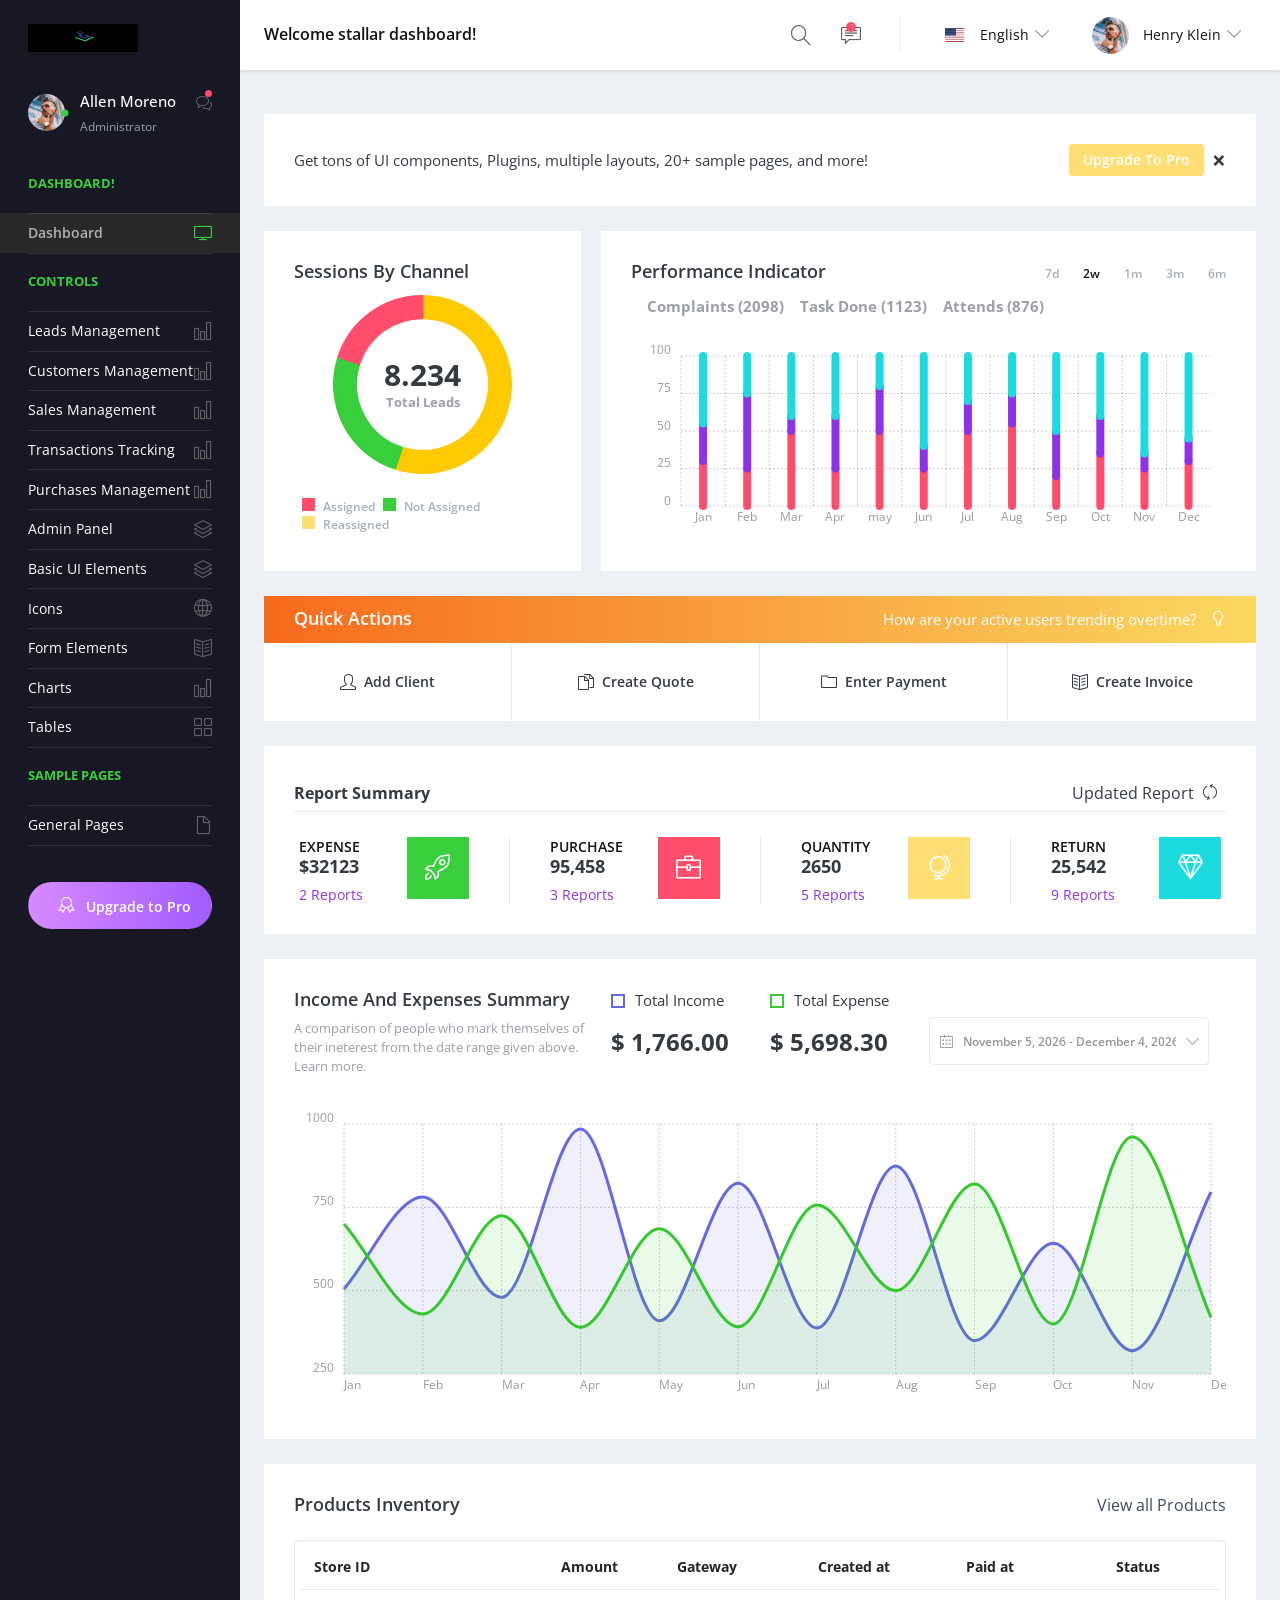
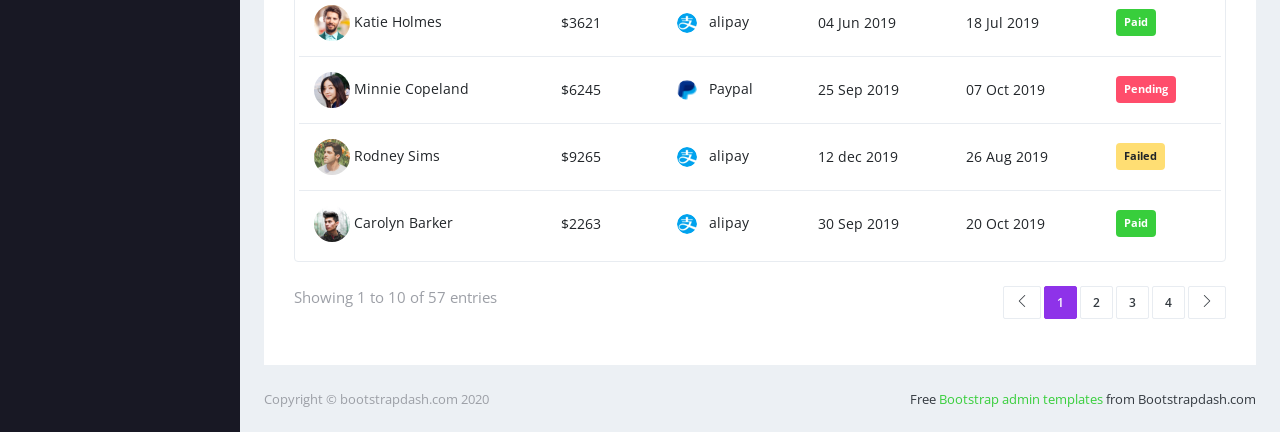
<file: Blacsys/index.html>
<!DOCTYPE html>
<html lang="en">
  <head>
    <!-- Required meta tags -->
    <meta charset="utf-8">
    <meta name="viewport" content="width=device-width, initial-scale=1, shrink-to-fit=no">
    <title>Stellar Admin</title>
    <!-- plugins:css -->
    <link rel="stylesheet" href="vendors/simple-line-icons/css/simple-line-icons.css">
    <link rel="stylesheet" href="vendors/flag-icon-css/css/flag-icon.min.css">
    <link rel="stylesheet" href="vendors/css/vendor.bundle.base.css">
    <!-- endinject -->
    <!-- Plugin css for this page -->
    <link rel="stylesheet" href="./vendors/daterangepicker/daterangepicker.css">
    <link rel="stylesheet" href="./vendors/chartist/chartist.min.css">
    <!-- End plugin css for this page -->
    <!-- inject:css -->
    <!-- endinject -->
    <!-- Layout styles -->
    <link rel="stylesheet" href="./css/style.css">
    <!-- End layout styles -->
    <link rel="shortcut icon" href="./images/favicon.png" />
  </head>
  <body>
    <div class="container-scroller">
      <!-- partial:partials/_navbar.html -->
      <nav class="navbar default-layout-navbar col-lg-12 col-12 p-0 fixed-top d-flex flex-row">
        <div class="navbar-brand-wrapper d-flex align-items-center">
          <a class="navbar-brand brand-logo" href="index.html">
            <img src="images/logo.png.jpeg" alt="logo" class="logo-dark" />
          </a>
          <a class="navbar-brand brand-logo-mini" href="index.html"><img src="images/logo-mini.svg" alt="logo" /></a>
        </div>
        <div class="navbar-menu-wrapper d-flex align-items-center flex-grow-1">
          <h5 class="mb-0 font-weight-medium d-none d-lg-flex">Welcome stallar dashboard!</h5>
          <ul class="navbar-nav navbar-nav-right ml-auto">
            <form class="search-form d-none d-md-block" action="#">
              <i class="icon-magnifier"></i>
              <input type="search" class="form-control" placeholder="Search Here" title="Search here">
            </form>
           
            <li class="nav-item dropdown">
              <a class="nav-link count-indicator message-dropdown" id="messageDropdown" href="#" data-toggle="dropdown" aria-expanded="false">
                <i class="icon-speech"></i>
                <span class="count">7</span>
              </a>
              <div class="dropdown-menu dropdown-menu-right navbar-dropdown preview-list pb-0" aria-labelledby="messageDropdown">
                <a class="dropdown-item py-3">
                  <p class="mb-0 font-weight-medium float-left">You have 7 unread mails </p>
                  <span class="badge badge-pill badge-primary float-right">View all</span>
                </a>
                <div class="dropdown-divider"></div>
                <a class="dropdown-item preview-item">
                  <div class="preview-thumbnail">
                    <img src="images/faces/face10.jpg" alt="image" class="img-sm profile-pic">
                  </div>
                  <div class="preview-item-content flex-grow py-2">
                    <p class="preview-subject ellipsis font-weight-medium text-dark">Marian Garner </p>
                    <p class="font-weight-light small-text"> The meeting is cancelled </p>
                  </div>
                </a>
                <a class="dropdown-item preview-item">
                  <div class="preview-thumbnail">
                    <img src="images/faces/face12.jpg" alt="image" class="img-sm profile-pic">
                  </div>
                  <div class="preview-item-content flex-grow py-2">
                    <p class="preview-subject ellipsis font-weight-medium text-dark">David Grey </p>
                    <p class="font-weight-light small-text"> The meeting is cancelled </p>
                  </div>
                </a>
                <a class="dropdown-item preview-item">
                  <div class="preview-thumbnail">
                    <img src="images/faces/face1.jpg" alt="image" class="img-sm profile-pic">
                  </div>
                  <div class="preview-item-content flex-grow py-2">
                    <p class="preview-subject ellipsis font-weight-medium text-dark">Travis Jenkins </p>
                    <p class="font-weight-light small-text"> The meeting is cancelled </p>
                  </div>
                </a>
              </div>
            </li>
            <li class="nav-item dropdown language-dropdown d-none d-sm-flex align-items-center">
              <a class="nav-link d-flex align-items-center dropdown-toggle" id="LanguageDropdown" href="#" data-toggle="dropdown" aria-expanded="false">
                <div class="d-inline-flex mr-3">
                  <i class="flag-icon flag-icon-us"></i>
                </div>
                <span class="profile-text font-weight-normal">English</span>
              </a>
              <div class="dropdown-menu dropdown-menu-left navbar-dropdown py-2" aria-labelledby="LanguageDropdown">
                <a class="dropdown-item">
                  <i class="flag-icon flag-icon-us"></i> English </a>
                <a class="dropdown-item">
                  <i class="flag-icon flag-icon-fr"></i> French </a>
                <a class="dropdown-item">
                  <i class="flag-icon flag-icon-ae"></i> Arabic </a>
                <a class="dropdown-item">
                  <i class="flag-icon flag-icon-ru"></i> Russian </a>
              </div>
            </li>
            <li class="nav-item dropdown d-none d-xl-inline-flex user-dropdown">
              <a class="nav-link dropdown-toggle" id="UserDropdown" href="#" data-toggle="dropdown" aria-expanded="false">
                <img class="img-xs rounded-circle ml-2" src="images/faces/face8.jpg" alt="Profile image"> <span class="font-weight-normal"> Henry Klein </span></a>
              <div class="dropdown-menu dropdown-menu-right navbar-dropdown" aria-labelledby="UserDropdown">
                <div class="dropdown-header text-center">
                  <img class="img-md rounded-circle" src="images/faces/face8.jpg" alt="Profile image">
                  <p class="mb-1 mt-3">Allen Moreno</p>
                  <p class="font-weight-light text-muted mb-0">allenmoreno@gmail.com</p>
                </div>
                <a class="dropdown-item"><i class="dropdown-item-icon icon-user text-primary"></i> My Profile <span class="badge badge-pill badge-danger">1</span></a>
                <a class="dropdown-item"><i class="dropdown-item-icon icon-speech text-primary"></i> Messages</a>
                <a class="dropdown-item"><i class="dropdown-item-icon icon-energy text-primary"></i> Activity</aphp
                <a class="dropdown-item"><i class="dropdown-item-icon icon-power text-primary"></i>Sign Out</a>
              </div>
            </li>
          </ul>
          <button class="navbar-toggler navbar-toggler-right d-lg-none align-self-center" type="button" data-toggle="offcanvas">
            <span class="icon-menu"></span>
          </button>
        </div>
      </nav>
      <!-- partial -->
      <div class="container-fluid page-body-wrapper">
        <!-- partial:partials/_sidebar.html -->
        <nav class="sidebar sidebar-offcanvas" id="sidebar">
          <ul class="nav">
            <li class="nav-item nav-profile">
              <a href="#" class="nav-link">
                <div class="profile-image">
                  <img class="img-xs rounded-circle" src="images/faces/face8.jpg" alt="profile image">
                  <div class="dot-indicator bg-success"></div>
                </div>
                <div class="text-wrapper">
                  <p class="profile-name">Allen Moreno</p>
                  <p class="designation">Administrator</p>
                </div>
                <div class="icon-container">
                  <i class="icon-bubbles"></i>
                  <div class="dot-indicator bg-danger"></div>
                </div>
              </a>
            </li>
            <li class="nav-item nav-category">
              <span class="nav-link">Dashboard!</span>
            </li>
            <li class="nav-item">
              <a class="nav-link" href="index.html">
                <span class="menu-title">Dashboard</span>
                <i class="icon-screen-desktop menu-icon"></i>
              </a>
            </li>
            <li class="nav-item nav-category"><span class="nav-link">Controls</span></li>
            <!--Start of modification-->
            <li class="nav-item">
              <a class="nav-link" href="pages/leads/leads.html">
                <span class="menu-title">Leads Management</span>
                <i class="icon-chart menu-icon"></i>
              </a>
            </li>

            <li class="nav-item">
              <a class="nav-link" href="pages/customers/customers.html">
                <span class="menu-title">Customers Management</span>
                <i class="icon-chart menu-icon"></i>
              </a>
            </li>
            <li class="nav-item">
              <a class="nav-link" href="pages/sales/sales.html">
                <span class="menu-title">Sales Management</span>
                <i class="icon-chart menu-icon"></i>
              </a>
            </li>
            <li class="nav-item">
              <a class="nav-link" href="pages/transactions/transactions.html">
                <span class="menu-title">Transactions Tracking</span>
                <i class="icon-chart menu-icon"></i>
              </a>
            </li>
            <li class="nav-item">
              <a class="nav-link" href="pages/purchures/purchures.html">
                <span class="menu-title">Purchases Management</span>
                <i class="icon-chart menu-icon"></i>
              </a>
            </li>

            <li class="nav-item">
              <a class="nav-link" data-toggle="collapse" href="#ui-basic" aria-expanded="false" aria-controls="ui-basic">
                <span class="menu-title">Admin Panel</span>
                <i class="icon-layers menu-icon"></i>
              </a>
              <div class="collapse" id="ui-basic">
                <ul class="nav flex-column sub-menu">
                  <li class="nav-item"> <a class="nav-link" href="pages/Admins/admin.html">Admin</a></li>
                  <li class="nav-item"> <a class="nav-link" href="pages/Admins/admin.html">users</a></li>
                </ul>
              </div>
            </li>

            <!--End of modifations-->
            <li class="nav-item">
              <a class="nav-link" data-toggle="collapse" href="#ui-basic" aria-expanded="false" aria-controls="ui-basic">
                <span class="menu-title">Basic UI Elements</span>
                <i class="icon-layers menu-icon"></i>
              </a>
              <div class="collapse" id="ui-basic">
                <ul class="nav flex-column sub-menu">
                  <li class="nav-item"> <a class="nav-link" href="pages/ui-features/buttons.html">Buttons</a></li>
                  <li class="nav-item"> <a class="nav-link" href="pages/ui-features/typography.html">Typography</a></li>
                </ul>
              </div>
            </li>
            <li class="nav-item">
              <a class="nav-link" href="pages/icons/simple-line-icons.html">
                <span class="menu-title">Icons</span>
                <i class="icon-globe menu-icon"></i>
              </a>
            </li>
            <li class="nav-item">
              <a class="nav-link" href="pages/forms/basic_elements.html">
                <span class="menu-title">Form Elements</span>
                <i class="icon-book-open menu-icon"></i>
              </a>
            </li>
            <li class="nav-item">
              <a class="nav-link" href="pages/charts/chartist.html">
                <span class="menu-title">Charts</span>
                <i class="icon-chart menu-icon"></i>
              </a>
            </li>
            <li class="nav-item">
              <a class="nav-link" href="pages/tables/basic-table.html">
                <span class="menu-title">Tables</span>
                <i class="icon-grid menu-icon"></i>
              </a>
            </li>
            <li class="nav-item nav-category"><span class="nav-link">Sample Pages</span></li>
            <li class="nav-item">
              <a class="nav-link" data-toggle="collapse" href="#auth" aria-expanded="false" aria-controls="auth">
                <span class="menu-title">General Pages</span>
                <i class="icon-doc menu-icon"></i>
              </a>
              <div class="collapse" id="auth">
                <ul class="nav flex-column sub-menu">
                  <li class="nav-item"> <a class="nav-link" href="pages/samples/login.html"> Login </a></li>
                  <li class="nav-item"> <a class="nav-link" href="pages/samples/register.html"> Register </a></li>
                  <li class="nav-item"> <a class="nav-link" href="pages/samples/error-404.html"> 404 </a></li>
                  <li class="nav-item"> <a class="nav-link" href="pages/samples/error-500.html"> 500 </a></li>
                  <li class="nav-item"> <a class="nav-link" href="pages/samples/blank-page.html"> Blank Page </a></li>
                </ul>
              </div>
            </li>
            <li class="nav-item pro-upgrade">
              <span class="nav-link">
                <a class="btn btn-block px-0 btn-rounded btn-upgrade" href="https://www.bootstrapdash.com/product/stellar-admin-template/" target="_blank"> <i class="icon-badge mx-2"></i> Upgrade to Pro</a>
              </span>
            </li>
          </ul>
        </nav>
        <!-- partial -->
        <div class="main-panel">
          <div class="content-wrapper">
            <div class="row purchace-popup">
              <div class="col-12 stretch-card grid-margin">
                <div class="card card-secondary">
                  <span class="card-body d-lg-flex align-items-center">
                    <p class="mb-lg-0">Get tons of UI components, Plugins, multiple layouts, 20+ sample pages, and more! </p>
                    <a href="https://www.bootstrapdash.com/product/stellar-admin/?utm_source=organic&utm_medium=banner&utm_campaign=free-preview" target="_blank" class="btn btn-warning purchase-button btn-sm my-1 my-sm-0 ml-auto">Upgrade To Pro</a>
                    <button class="close popup-dismiss ml-2">
                      <span aria-hidden="true">&times;</span>
                    </button>
                  </span>
                </div>
              </div>
            </div>
            <div class="row">
              <div class="col-md-4 grid-margin stretch-card">
                <div class="card">
                  <div class="card-body">
                    <h4 class="card-title">Sessions by channel</h4>
                    <div class="aligner-wrapper">
                      <canvas id="sessionsDoughnutChart" height="210"></canvas>
                      <div class="wrapper d-flex flex-column justify-content-center absolute absolute-center">
                        <h2 class="text-center mb-0 font-weight-bold">8.234</h2>
                        <small class="d-block text-center text-muted  font-weight-semibold mb-0">Total Leads</small>
                      </div>
                    </div>
                    <div class="wrapper mt-4 d-flex flex-wrap align-items-cente">
                      <div class="d-flex">
                        <span class="square-indicator bg-danger ml-2"></span>
                        <p class="mb-0 ml-2">Assigned</p>
                      </div>
                      <div class="d-flex">
                        <span class="square-indicator bg-success ml-2"></span>
                        <p class="mb-0 ml-2">Not Assigned</p>
                      </div>
                      <div class="d-flex">
                        <span class="square-indicator bg-warning ml-2"></span>
                        <p class="mb-0 ml-2">Reassigned</p>
                      </div>
                    </div>
                  </div>
                </div>
              </div>
              <div class="col-md-8 grid-margin stretch-card">
                <div class="card">
                  <div class="card-body performane-indicator-card">
                    <div class="d-sm-flex">
                      <h4 class="card-title flex-shrink-1">Performance Indicator</h4>
                      <p class="m-sm-0 ml-sm-auto flex-shrink-0">
                        <span class="data-time-range ml-0">7d</span>
                        <span class="data-time-range active">2w</span>
                        <span class="data-time-range">1m</span>
                        <span class="data-time-range">3m</span>
                        <span class="data-time-range">6m</span>
                      </p>
                    </div>
                    <div class="d-sm-flex flex-wrap">
                      <div class="d-flex align-items-center">
                        <span class="dot-indicator bg-primary ml-2"></span>
                        <p class="mb-0 ml-2 text-muted font-weight-semibold">Complaints (2098)</p>
                      </div>
                      <div class="d-flex align-items-center">
                        <span class="dot-indicator bg-info ml-2"></span>
                        <p class="mb-0 ml-2 text-muted font-weight-semibold"> Task Done (1123)</p>
                      </div>
                      <div class="d-flex align-items-center">
                        <span class="dot-indicator bg-danger ml-2"></span>
                        <p class="mb-0 ml-2 text-muted font-weight-semibold">Attends (876)</p>
                      </div>
                    </div>
                    <div id="performance-indicator-chart" class="ct-chart mt-4"></div>
                  </div>
                </div>
              </div>
            </div>
            <!-- Quick Action Toolbar Starts-->
            <div class="row quick-action-toolbar">
              <div class="col-md-12 grid-margin">
                <div class="card">
                  <div class="card-header d-block d-md-flex">
                    <h5 class="mb-0">Quick Actions</h5>
                    <p class="ml-auto mb-0">How are your active users trending overtime?<i class="icon-bulb"></i></p>
                  </div>
                  <div class="d-md-flex row m-0 quick-action-btns" role="group" aria-label="Quick action buttons">
                    <div class="col-sm-6 col-md-3 p-3 text-center btn-wrapper">
                      <button type="button" class="btn px-0"> <i class="icon-user mr-2"></i> Add Client</button>
                    </div>
                    <div class="col-sm-6 col-md-3 p-3 text-center btn-wrapper">
                      <button type="button" class="btn px-0"><i class="icon-docs mr-2"></i> Create Quote</button>
                    </div>
                    <div class="col-sm-6 col-md-3 p-3 text-center btn-wrapper">
                      <button type="button" class="btn px-0"><i class="icon-folder mr-2"></i> Enter Payment</button>
                    </div>
                    <div class="col-sm-6 col-md-3 p-3 text-center btn-wrapper">
                      <button type="button" class="btn px-0"><i class="icon-book-open mr-2"></i>Create Invoice</button>
                    </div>
                  </div>
                </div>
              </div>
            </div>
            <!-- Quick Action Toolbar Ends-->
            <div class="row">
              <div class="col-md-12 grid-margin">
                <div class="card">
                  <div class="card-body">
                    <div class="row">
                      <div class="col-md-12">
                        <div class="d-sm-flex align-items-baseline report-summary-header">
                          <h5 class="font-weight-semibold">Report Summary</h5> <span class="ml-auto">Updated Report</span> <button class="btn btn-icons border-0 p-2"><i class="icon-refresh"></i></button>
                        </div>
                      </div>
                    </div>
                    <div class="row report-inner-cards-wrapper">
                      <div class=" col-md -6 col-xl report-inner-card">
                        <div class="inner-card-text">
                          <span class="report-title">EXPENSE</span>
                          <h4>$32123</h4>
                          <span class="report-count"> 2 Reports</span>
                        </div>
                        <div class="inner-card-icon bg-success">
                          <i class="icon-rocket"></i>
                        </div>
                      </div>
                      <div class="col-md-6 col-xl report-inner-card">
                        <div class="inner-card-text">
                          <span class="report-title">PURCHASE</span>
                          <h4>95,458</h4>
                          <span class="report-count"> 3 Reports</span>
                        </div>
                        <div class="inner-card-icon bg-danger">
                          <i class="icon-briefcase"></i>
                        </div>
                      </div>
                      <div class="col-md-6 col-xl report-inner-card">
                        <div class="inner-card-text">
                          <span class="report-title">QUANTITY</span>
                          <h4>2650</h4>
                          <span class="report-count"> 5 Reports</span>
                        </div>
                        <div class="inner-card-icon bg-warning">
                          <i class="icon-globe-alt"></i>
                        </div>
                      </div>
                      <div class="col-md-6 col-xl report-inner-card">
                        <div class="inner-card-text">
                          <span class="report-title">RETURN</span>
                          <h4>25,542</h4>
                          <span class="report-count"> 9 Reports</span>
                        </div>
                        <div class="inner-card-icon bg-primary">
                          <i class="icon-diamond"></i>
                        </div>
                      </div>
                    </div>
                  </div>
                </div>
              </div>
            </div>
            <div class="row">
              <div class="col-md-12 grid-margin">
                <div class="card">
                  <div class="card-body">
                    <div class="row income-expense-summary-chart-text">
                      <div class="col-xl-4">
                        <h5>Income And Expenses Summary</h5>
                        <p class="small text-muted">A comparison of people who mark themselves of their ineterest from the date range given above. Learn more.</p>
                      </div>
                      <div class=" col-md-3 col-xl-2">
                        <p class="income-expense-summary-chart-legend"> <span style="border-color: #6469df"></span> Total Income </p>
                        <h3>$ 1,766.00</h3>
                      </div>
                      <div class="col-md-3 col-xl-2">
                        <p class="income-expense-summary-chart-legend"> <span style="border-color: #37ca32"></span> Total Expense </p>
                        <h3>$ 5,698.30</h3>
                      </div>
                      <div class="col-md-6 col-xl-4 d-flex align-items-center">
                        <div class="input-group" id="income-expense-summary-chart-daterange">
                          <div class="inpu-group-prepend input-group-text"><i class="icon-calendar"></i></div>
                          <input type="text" class="form-control">
                          <div class="input-group-prepend input-group-text"><i class="icon-arrow-down"></i></div>
                        </div>
                      </div>
                    </div>
                    <div class="row income-expense-summary-chart mt-3">
                      <div class="col-md-12">
                        <div class="ct-chart" id="income-expense-summary-chart"></div>
                      </div>
                    </div>
                  </div>
                </div>
              </div>
            </div>
            <div class="row">
              <div class="col-md-12 grid-margin stretch-card">
                <div class="card">
                  <div class="card-body">
                    <div class="d-sm-flex align-items-center mb-4">
                      <h4 class="card-title mb-sm-0">Products Inventory</h4>
                      <a href="#" class="text-dark ml-auto mb-3 mb-sm-0"> View all Products</a>
                    </div>
                    <div class="table-responsive border rounded p-1">
                      <table class="table">
                        <thead>
                          <tr>
                            <th class="font-weight-bold">Store ID</th>
                            <th class="font-weight-bold">Amount</th>
                            <th class="font-weight-bold">Gateway</th>
                            <th class="font-weight-bold">Created at</th>
                            <th class="font-weight-bold">Paid at</th>
                            <th class="font-weight-bold">Status</th>
                          </tr>
                        </thead>
                        <tbody>
                          <tr>
                            <td>
                              <img class="img-sm rounded-circle" src="images/faces/face1.jpg" alt="profile image"> Katie Holmes
                            </td>
                            <td>$3621</td>
                            <td><img src="images/dashboard/alipay.png" alt="alipay" class="gateway-icon mr-2"> alipay</td>
                            <td>04 Jun 2019</td>
                            <td>18 Jul 2019</td>
                            <td>
                              <div class="badge badge-success p-2">Paid</div>
                            </td>
                          </tr>
                          <tr>
                            <td>
                              <img class="img-sm rounded-circle" src="images/faces/face2.jpg" alt="profile image"> Minnie Copeland
                            </td>
                            <td>$6245</td>
                            <td><img src="images/dashboard/paypal.png" alt="alipay" class="gateway-icon mr-2"> Paypal</td>
                            <td>25 Sep 2019</td>
                            <td>07 Oct 2019</td>
                            <td>
                              <div class="badge badge-danger p-2">Pending</div>
                            </td>
                          </tr>
                          <tr>
                            <td>
                              <img class="img-sm rounded-circle" src="images/faces/face3.jpg" alt="profile image"> Rodney Sims
                            </td>
                            <td>$9265</td>
                            <td><img src="images/dashboard/alipay.png" alt="alipay" class="gateway-icon mr-2"> alipay</td>
                            <td>12 dec 2019</td>
                            <td>26 Aug 2019</td>
                            <td>
                              <div class="badge badge-warning p-2">Failed</div>
                            </td>
                          </tr>
                          <tr>
                            <td>
                              <img class="img-sm rounded-circle" src="images/faces/face4.jpg" alt="profile image"> Carolyn Barker
                            </td>
                            <td>$2263</td>
                            <td><img src="images/dashboard/alipay.png" alt="alipay" class="gateway-icon mr-2"> alipay</td>
                            <td>30 Sep 2019</td>
                            <td>20 Oct 2019</td>
                            <td>
                              <div class="badge badge-success p-2">Paid</div>
                            </td>
                          </tr>
                        </tbody>
                      </table>
                    </div>
                    <div class="d-flex mt-4 flex-wrap">
                      <p class="text-muted">Showing 1 to 10 of 57 entries</p>
                      <nav class="ml-auto">
                        <ul class="pagination separated pagination-info">
                          <li class="page-item"><a href="#" class="page-link"><i class="icon-arrow-left"></i></a></li>
                          <li class="page-item active"><a href="#" class="page-link">1</a></li>
                          <li class="page-item"><a href="#" class="page-link">2</a></li>
                          <li class="page-item"><a href="#" class="page-link">3</a></li>
                          <li class="page-item"><a href="#" class="page-link">4</a></li>
                          <li class="page-item"><a href="#" class="page-link"><i class="icon-arrow-right"></i></a></li>
                        </ul>
                      </nav>
                    </div>
                  </div>
                </div>
              </div>
            </div>
          </div>
          <!-- content-wrapper ends -->
          <!-- partial:partials/_footer.html -->
          <footer class="footer">
            <div class="d-sm-flex justify-content-center justify-content-sm-between">
              <span class="text-muted d-block text-center text-sm-left d-sm-inline-block">Copyright © bootstrapdash.com 2020</span>
              <span class="float-none float-sm-right d-block mt-1 mt-sm-0 text-center"> Free <a href="https://www.bootstrapdash.com/bootstrap-admin-template/" target="_blank">Bootstrap admin templates</a> from Bootstrapdash.com</span>
            </div>
          </footer>
          <!-- partial -->
        </div>
        <!-- main-panel ends -->
      </div>
      <!-- page-body-wrapper ends -->
    </div>
    <!-- container-scroller -->
    <!-- plugins:js -->
    <script src="vendors/js/vendor.bundle.base.js"></script>
    <!-- endinject -->
    <!-- Plugin js for this page -->
    <script src="./vendors/chart.js/Chart.min.js"></script>
    <script src="./vendors/moment/moment.min.js"></script>
    <script src="./vendors/daterangepicker/daterangepicker.js"></script>
    <script src="./vendors/chartist/chartist.min.js"></script>
    <!-- End plugin js for this page -->
    <!-- inject:js -->
    <script src="js/off-canvas.js"></script>
    <script src="js/misc.js"></script>
    <!-- endinject -->
    <!-- Custom js for this page -->
    <script src="./js/dashboard.js"></script>
    <!-- End custom js for this page -->
  </body>
</html>
</file>
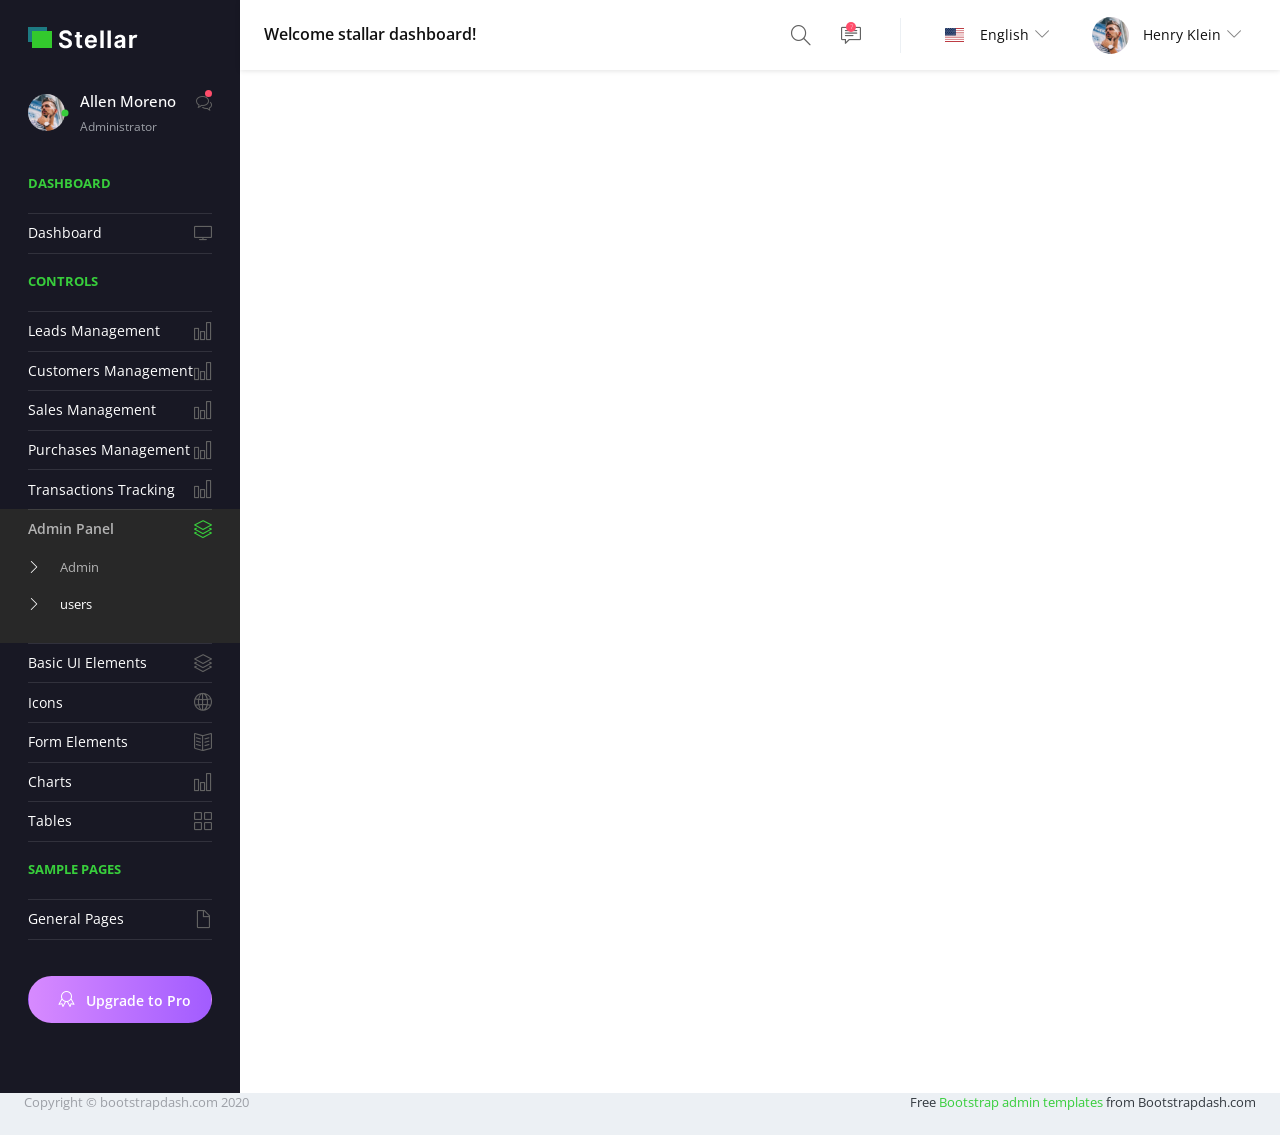
<file: Blacsys/pages/Admins/admin.html>
<!DOCTYPE html>
<html lang="en">

<head>
    <!-- Required meta tags -->
    <meta charset="utf-8">
    <meta name="viewport" content="width=device-width, initial-scale=1, shrink-to-fit=no">
    <title>Stellar Admin</title>
    <!-- plugins:css -->
    <link rel="stylesheet" href="../../vendors/simple-line-icons/css/simple-line-icons.css">
    <link rel="stylesheet" href="../../vendors/flag-icon-css/css/flag-icon.min.css">
    <link rel="stylesheet" href="../../vendors/css/vendor.bundle.base.css">
    <!-- endinject -->
    <!-- Plugin css for this page -->
    <link rel="stylesheet" href="../../vendors/chartist/chartist.min.css">
    <!-- End Plugin css for this page -->
    <!-- inject:css -->
    <!-- endinject -->
    <!-- Layout styles -->
    <link rel="stylesheet" href="../../css/style.css">
    <!-- End layout styles -->
    <link rel="shortcut icon" href="../../images/favicon.png" />
</head>

<body>
    <!--Modifications start-->

    
        <div class="container-scroller">
            <!-- partial:../../partials/_navbar.html -->
            <nav class="navbar default-layout-navbar col-lg-12 col-12 p-0 fixed-top d-flex flex-row">
                <div class="navbar-brand-wrapper d-flex align-items-center">
                    <a class="navbar-brand brand-logo" href="../../index.html">
                        <img src="../../images/logo.svg" alt="logo" class="logo-dark" />
                    </a>
                    <a class="navbar-brand brand-logo-mini" href="../../index.html"><img
                            src="../../images/logo-mini.svg" alt="logo" /></a>
                </div>
                <div class="navbar-menu-wrapper d-flex align-items-center flex-grow-1">
                    <h5 class="mb-0 font-weight-medium d-none d-lg-flex">Welcome stallar dashboard!</h5>
                    <ul class="navbar-nav navbar-nav-right ml-auto">
                        <form class="search-form d-none d-md-block" action="#">
                            <i class="icon-magnifier"></i>
                            <input type="search" class="form-control" placeholder="Search Here" title="Search here">
                        </form>
                   
                        <li class="nav-item dropdown">
                            <a class="nav-link count-indicator message-dropdown" id="messageDropdown" href="#"
                                data-toggle="dropdown" aria-expanded="false">
                                <i class="icon-speech"></i>
                                <span class="count">7</span>
                            </a>
                            <div class="dropdown-menu dropdown-menu-right navbar-dropdown preview-list pb-0"
                                aria-labelledby="messageDropdown">
                                <a class="dropdown-item py-3">
                                    <p class="mb-0 font-weight-medium float-left">You have 7 unread mails </p>
                                    <span class="badge badge-pill badge-primary float-right">View all</span>
                                </a>
                                <div class="dropdown-divider"></div>
                                <a class="dropdown-item preview-item">
                                    <div class="preview-thumbnail">
                                        <img src="../../images/faces/face10.jpg" alt="image" class="img-sm profile-pic">
                                    </div>
                                    <div class="preview-item-content flex-grow py-2">
                                        <p class="preview-subject ellipsis font-weight-medium text-dark">Marian Garner
                                        </p>
                                        <p class="font-weight-light small-text"> The meeting is cancelled </p>
                                    </div>
                                </a>
                                <a class="dropdown-item preview-item">
                                    <div class="preview-thumbnail">
                                        <img src="../../images/faces/face12.jpg" alt="image" class="img-sm profile-pic">
                                    </div>
                                    <div class="preview-item-content flex-grow py-2">
                                        <p class="preview-subject ellipsis font-weight-medium text-dark">David Grey </p>
                                        <p class="font-weight-light small-text"> The meeting is cancelled </p>
                                    </div>
                                </a>
                                <a class="dropdown-item preview-item">
                                    <div class="preview-thumbnail">
                                        <img src="../../images/faces/face1.jpg" alt="image" class="img-sm profile-pic">
                                    </div>
                                    <div class="preview-item-content flex-grow py-2">
                                        <p class="preview-subject ellipsis font-weight-medium text-dark">Travis Jenkins
                                        </p>
                                        <p class="font-weight-light small-text"> The meeting is cancelled </p>
                                    </div>
                                </a>
                            </div>
                        </li>
                        <li class="nav-item dropdown language-dropdown d-none d-sm-flex align-items-center">
                            <a class="nav-link d-flex align-items-center dropdown-toggle" id="LanguageDropdown" href="#"
                                data-toggle="dropdown" aria-expanded="false">
                                <div class="d-inline-flex mr-3">
                                    <i class="flag-icon flag-icon-us"></i>
                                </div>
                                <span class="profile-text font-weight-normal">English</span>
                            </a>
                            <div class="dropdown-menu dropdown-menu-left navbar-dropdown py-2"
                                aria-labelledby="LanguageDropdown">
                                <a class="dropdown-item">
                                    <i class="flag-icon flag-icon-us"></i> English </a>
                                <a class="dropdown-item">
                                    <i class="flag-icon flag-icon-fr"></i> French </a>
                                <a class="dropdown-item">
                                    <i class="flag-icon flag-icon-ae"></i> Arabic </a>
                                <a class="dropdown-item">
                                    <i class="flag-icon flag-icon-ru"></i> Russian </a>
                            </div>
                        </li>
                        <li class="nav-item dropdown d-none d-xl-inline-flex user-dropdown">
                            <a class="nav-link dropdown-toggle" id="UserDropdown" href="#" data-toggle="dropdown"
                                aria-expanded="false">
                                <img class="img-xs rounded-circle ml-2" src="../../images/faces/face8.jpg"
                                    alt="Profile image"> <span class="font-weight-normal"> Henry Klein </span></a>
                            <div class="dropdown-menu dropdown-menu-right navbar-dropdown"
                                aria-labelledby="UserDropdown">
                                <div class="dropdown-header text-center">
                                    <img class="img-md rounded-circle" src="../../images/faces/face8.jpg"
                                        alt="Profile image">
                                    <p class="mb-1 mt-3">Allen Moreno</p>
                                    <p class="font-weight-light text-muted mb-0">allenmoreno@gmail.com</p>
                                </div>
                                <a class="dropdown-item"><i class="dropdown-item-icon icon-user text-primary"></i> My
                                    Profile <span class="badge badge-pill badge-danger">1</span></a>
                                <a class="dropdown-item"><i class="dropdown-item-icon icon-speech text-primary"></i>
                                    Messages</a>
                                <a class="dropdown-item"><i class="dropdown-item-icon icon-energy text-primary"></i>
                                    Activity</a>

                                <a class="dropdown-item"><i class="dropdown-item-icon icon-power text-primary"></i>Sign
                                    Out</a>
                            </div>
                        </li>
                    </ul>
                    <button class="navbar-toggler navbar-toggler-right d-lg-none align-self-center" type="button"
                        data-toggle="offcanvas">
                        <span class="icon-menu"></span>
                    </button>
                </div>
            </nav>
            <!-- partial -->
            <div class="container-fluid page-body-wrapper">
                <!-- partial:../../partials/_sidebar.html -->
                <nav class="sidebar sidebar-offcanvas" id="sidebar">
                    <ul class="nav">
                        <li class="nav-item nav-profile">
                            <a href="#" class="nav-link">
                                <div class="profile-image">
                                    <img class="img-xs rounded-circle" src="../../images/faces/face8.jpg"
                                        alt="profile image">
                                    <div class="dot-indicator bg-success"></div>
                                </div>
                                <div class="text-wrapper">
                                    <p class="profile-name">Allen Moreno</p>
                                    <p class="designation">Administrator</p>
                                </div>
                                <div class="icon-container">
                                    <i class="icon-bubbles"></i>
                                    <div class="dot-indicator bg-danger"></div>
                                </div>
                            </a>
                        </li>
                        <li class="nav-item nav-category">
                            <span class="nav-link">Dashboard</span>
                        </li>
                        <li class="nav-item">
                            <a class="nav-link" href="../../index.html">
                                <span class="menu-title">Dashboard</span>
                                <i class="icon-screen-desktop menu-icon"></i>
                            </a>
                        </li>
                        <li class="nav-item nav-category"><span class="nav-link">Controls</span></li>
                        <!--Start of Modification-->
                        <li class="nav-item">
                            <a class="nav-link" href="../leads/leads.html">
                              <span class="menu-title">Leads Management</span>
                              <i class="icon-chart menu-icon"></i>
                            </a>
                          </li>
                          <li class="nav-item">
                            <a class="nav-link" href="../customers/customers.html">
                              <span class="menu-title">Customers Management</span>
                              <i class="icon-chart menu-icon"></i>
                            </a>
                          </li>
                          <li class="nav-item">
                            <a class="nav-link" href="../sales/sales.html">
                              <span class="menu-title">Sales Management</span>
                              <i class="icon-chart menu-icon"></i>
                            </a>
                          </li>

                          <li class="nav-item">
                            <a class="nav-link" href="../purchases/purchases.html">
                              <span class="menu-title">Purchases Management</span>
                              <i class="icon-chart menu-icon"></i>
                            </a>
                          </li>
                          
                          <li class="nav-item">
                            <a class="nav-link" href="../transactions/transactions.html">
                              <span class="menu-title">Transactions Tracking</span>
                              <i class="icon-chart menu-icon"></i>
                            </a>
                          </li>
                          <li class="nav-item">
                            <a class="nav-link" data-toggle="collapse" href="#ui-basic" aria-expanded="false" aria-controls="ui-basic">
                              <span class="menu-title">Admin Panel</span>
                              <i class="icon-layers menu-icon"></i>
                            </a>
                            <div class="collapse" id="ui-basic">
                              <ul class="nav flex-column sub-menu">
                                <li class="nav-item"> <a class="nav-link" href="admin.html">Admin</a></li>
                                <li class="nav-item"> <a class="nav-link" href="../Admins/users.html">users</a></li>
                              </ul>
                            </div>
                          </li>
              

                        <!--End-->
                        <li class="nav-item">
                            <a class="nav-link" data-toggle="collapse" href="#ui-basic" aria-expanded="false"
                                aria-controls="ui-basic">
                                <span class="menu-title">Basic UI Elements</span>
                                <i class="icon-layers menu-icon"></i>
                            </a>
                            <div class="collapse" id="ui-basic">
                                <ul class="nav flex-column sub-menu">
                                    <li class="nav-item"> <a class="nav-link"
                                            href="../../pages/ui-features/buttons.html">Buttons</a></li>
                                    <li class="nav-item"> <a class="nav-link"
                                            href="../../pages/ui-features/typography.html">Typography</a></li>
                                </ul>
                            </div>
                        </li>
                        <li class="nav-item">
                            <a class="nav-link" href="../../pages/icons/simple-line-icons.html">
                                <span class="menu-title">Icons</span>
                                <i class="icon-globe menu-icon"></i>
                            </a>
                        </li>
                        <li class="nav-item">
                            <a class="nav-link" href="../../pages/forms/basic_elements.html">
                                <span class="menu-title">Form Elements</span>
                                <i class="icon-book-open menu-icon"></i>
                            </a>
                        </li>
                        <li class="nav-item">
                            <a class="nav-link" href="../../pages/charts/chartist.html">
                                <span class="menu-title">Charts</span>
                                <i class="icon-chart menu-icon"></i>
                            </a>
                        </li>
                        <li class="nav-item">
                            <a class="nav-link" href="../../pages/tables/basic-table.html">
                                <span class="menu-title">Tables</span>
                                <i class="icon-grid menu-icon"></i>
                            </a>
                        </li>
                        <li class="nav-item nav-category"><span class="nav-link">Sample Pages</span></li>
                        <li class="nav-item">
                            <a class="nav-link" data-toggle="collapse" href="#auth" aria-expanded="false"
                                aria-controls="auth">
                                <span class="menu-title">General Pages</span>
                                <i class="icon-doc menu-icon"></i>
                            </a>
                            <div class="collapse" id="auth">
                                <ul class="nav flex-column sub-menu">
                                    <li class="nav-item"> <a class="nav-link" href="../../pages/samples/login.html">
                                            Login </a></li>
                                    <li class="nav-item"> <a class="nav-link" href="../../pages/samples/register.html">
                                            Register </a></li>
                                    <li class="nav-item"> <a class="nav-link" href="../../pages/samples/error-404.html">
                                            404 </a></li>
                                    <li class="nav-item"> <a class="nav-link" href="../../pages/samples/error-500.html">
                                            500 </a></li>
                                    <li class="nav-item"> <a class="nav-link"
                                            href="../../pages/samples/blank-page.html"> Blank Page </a></li>
                                </ul>
                            </div>
                        </li>
                        <li class="nav-item pro-upgrade">
                            <span class="nav-link">
                                <a class="btn btn-block px-0 btn-rounded btn-upgrade"
                                    href="https://www.bootstrapdash.com/product/stellar-admin-template/"
                                    target="_blank"> <i class="icon-badge mx-2"></i> Upgrade to Pro</a>
                            </span>
                        </li>
                    </ul>
                </nav>
            </div>
        </div>
        <!--Start of modification-->




        <!--End of modification-->
   <!-- content-wrapper ends -->
        <!-- partial:../../partials/_footer.html -->
        <footer class="footer">
            <div class="d-sm-flex justify-content-center justify-content-sm-between">
                <span class="text-muted d-block text-center text-sm-left d-sm-inline-block">Copyright ©
                    bootstrapdash.com 2020</span>
                <span class="float-none float-sm-right d-block mt-1 mt-sm-0 text-center"> Free <a
                        href="https://www.bootstrapdash.com/bootstrap-admin-template/" target="_blank">Bootstrap admin
                        templates</a> from Bootstrapdash.com</span>
            </div>
        </footer>
        <!-- partial -->
        </div>
        <!-- main-panel ends -->
        </div>
        <!-- page-body-wrapper ends -->
        </div>

        <!--End-->



        <!-- container-scroller -->
        <!-- plugins:js -->
        <script src="../../vendors/js/vendor.bundle.base.js"></script>
        <!-- endinject -->
        <!-- Plugin js for this page -->
        <script src="../../vendors/chartist/chartist.min.js"></script>
        <!-- End plugin js for this page -->
        <!-- inject:js -->
        <script src="../../js/off-canvas.js"></script>
        <script src="../../js/misc.js"></script>
        <!-- endinject -->
        <!-- Custom js for this page -->
        <script src="../../js/chartist.js"></script>
        <!-- End custom js for this page --> 
</body>
</html>
</file>
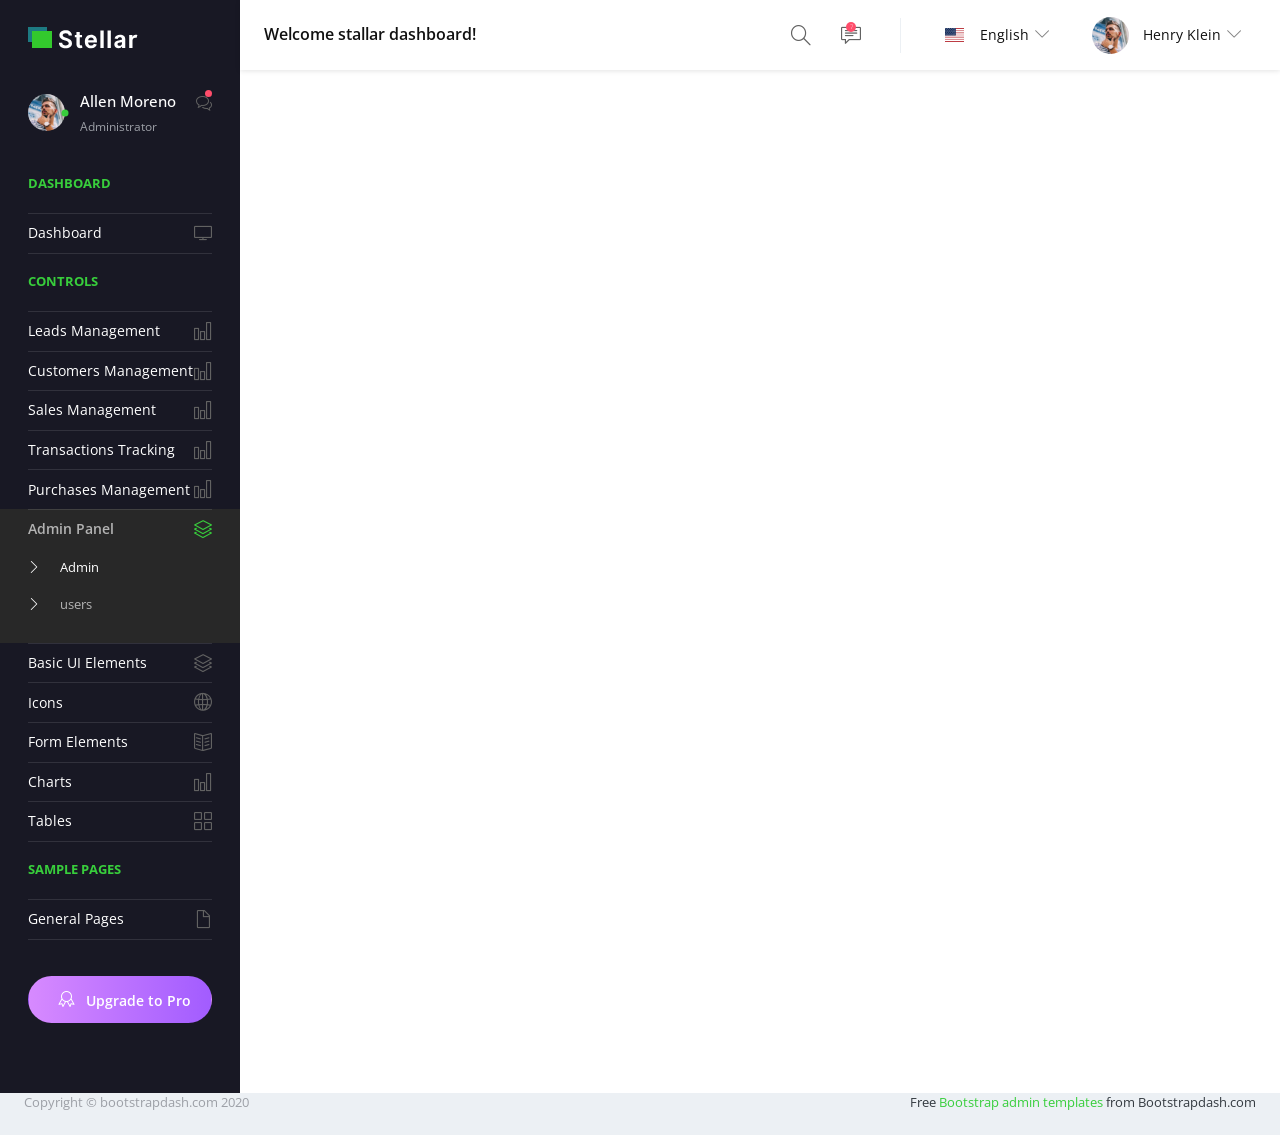
<file: Blacsys/pages/Admins/users.html>
<!DOCTYPE html>
<html lang="en">

<head>
    <!-- Required meta tags -->
    <meta charset="utf-8">
    <meta name="viewport" content="width=device-width, initial-scale=1, shrink-to-fit=no">
    <title>Stellar Admin</title>
    <!-- plugins:css -->
    <link rel="stylesheet" href="../../vendors/simple-line-icons/css/simple-line-icons.css">
    <link rel="stylesheet" href="../../vendors/flag-icon-css/css/flag-icon.min.css">
    <link rel="stylesheet" href="../../vendors/css/vendor.bundle.base.css">
    <!-- endinject -->
    <!-- Plugin css for this page -->
    <link rel="stylesheet" href="../../vendors/chartist/chartist.min.css">
    <!-- End Plugin css for this page -->
    <!-- inject:css -->
    <!-- endinject -->
    <!-- Layout styles -->
    <link rel="stylesheet" href="../../css/style.css">
    <!-- End layout styles -->
    <link rel="shortcut icon" href="../../images/favicon.png" />
</head>

<body>
    <!--Modifications start-->

    
        <div class="container-scroller">
            <!-- partial:../../partials/_navbar.html -->
            <nav class="navbar default-layout-navbar col-lg-12 col-12 p-0 fixed-top d-flex flex-row">
                <div class="navbar-brand-wrapper d-flex align-items-center">
                    <a class="navbar-brand brand-logo" href="../../index.html">
                        <img src="../../images/logo.svg" alt="logo" class="logo-dark" />
                    </a>
                    <a class="navbar-brand brand-logo-mini" href="../../index.html"><img
                            src="../../images/logo-mini.svg" alt="logo" /></a>
                </div>
                <div class="navbar-menu-wrapper d-flex align-items-center flex-grow-1">
                    <h5 class="mb-0 font-weight-medium d-none d-lg-flex">Welcome stallar dashboard!</h5>
                    <ul class="navbar-nav navbar-nav-right ml-auto">
                        <form class="search-form d-none d-md-block" action="#">
                            <i class="icon-magnifier"></i>
                            <input type="search" class="form-control" placeholder="Search Here" title="Search here">
                        </form>
                       
                        <li class="nav-item dropdown">
                            <a class="nav-link count-indicator message-dropdown" id="messageDropdown" href="#"
                                data-toggle="dropdown" aria-expanded="false">
                                <i class="icon-speech"></i>
                                <span class="count">7</span>
                            </a>
                            <div class="dropdown-menu dropdown-menu-right navbar-dropdown preview-list pb-0"
                                aria-labelledby="messageDropdown">
                                <a class="dropdown-item py-3">
                                    <p class="mb-0 font-weight-medium float-left">You have 7 unread mails </p>
                                    <span class="badge badge-pill badge-primary float-right">View all</span>
                                </a>
                                <div class="dropdown-divider"></div>
                                <a class="dropdown-item preview-item">
                                    <div class="preview-thumbnail">
                                        <img src="../../images/faces/face10.jpg" alt="image" class="img-sm profile-pic">
                                    </div>
                                    <div class="preview-item-content flex-grow py-2">
                                        <p class="preview-subject ellipsis font-weight-medium text-dark">Marian Garner
                                        </p>
                                        <p class="font-weight-light small-text"> The meeting is cancelled </p>
                                    </div>
                                </a>
                                <a class="dropdown-item preview-item">
                                    <div class="preview-thumbnail">
                                        <img src="../../images/faces/face12.jpg" alt="image" class="img-sm profile-pic">
                                    </div>
                                    <div class="preview-item-content flex-grow py-2">
                                        <p class="preview-subject ellipsis font-weight-medium text-dark">David Grey </p>
                                        <p class="font-weight-light small-text"> The meeting is cancelled </p>
                                    </div>
                                </a>
                                <a class="dropdown-item preview-item">
                                    <div class="preview-thumbnail">
                                        <img src="../../images/faces/face1.jpg" alt="image" class="img-sm profile-pic">
                                    </div>
                                    <div class="preview-item-content flex-grow py-2">
                                        <p class="preview-subject ellipsis font-weight-medium text-dark">Travis Jenkins
                                        </p>
                                        <p class="font-weight-light small-text"> The meeting is cancelled </p>
                                    </div>
                                </a>
                            </div>
                        </li>
                        <li class="nav-item dropdown language-dropdown d-none d-sm-flex align-items-center">
                            <a class="nav-link d-flex align-items-center dropdown-toggle" id="LanguageDropdown" href="#"
                                data-toggle="dropdown" aria-expanded="false">
                                <div class="d-inline-flex mr-3">
                                    <i class="flag-icon flag-icon-us"></i>
                                </div>
                                <span class="profile-text font-weight-normal">English</span>
                            </a>
                            <div class="dropdown-menu dropdown-menu-left navbar-dropdown py-2"
                                aria-labelledby="LanguageDropdown">
                                <a class="dropdown-item">
                                    <i class="flag-icon flag-icon-us"></i> English </a>
                                <a class="dropdown-item">
                                    <i class="flag-icon flag-icon-fr"></i> French </a>
                                <a class="dropdown-item">
                                    <i class="flag-icon flag-icon-ae"></i> Arabic </a>
                                <a class="dropdown-item">
                                    <i class="flag-icon flag-icon-ru"></i> Russian </a>
                            </div>
                        </li>
                        <li class="nav-item dropdown d-none d-xl-inline-flex user-dropdown">
                            <a class="nav-link dropdown-toggle" id="UserDropdown" href="#" data-toggle="dropdown"
                                aria-expanded="false">
                                <img class="img-xs rounded-circle ml-2" src="../../images/faces/face8.jpg"
                                    alt="Profile image"> <span class="font-weight-normal"> Henry Klein </span></a>
                            <div class="dropdown-menu dropdown-menu-right navbar-dropdown"
                                aria-labelledby="UserDropdown">
                                <div class="dropdown-header text-center">
                                    <img class="img-md rounded-circle" src="../../images/faces/face8.jpg"
                                        alt="Profile image">
                                    <p class="mb-1 mt-3">Allen Moreno</p>
                                    <p class="font-weight-light text-muted mb-0">allenmoreno@gmail.com</p>
                                </div>
                                <a class="dropdown-item"><i class="dropdown-item-icon icon-user text-primary"></i> My
                                    Profile <span class="badge badge-pill badge-danger">1</span></a>
                                <a class="dropdown-item"><i class="dropdown-item-icon icon-speech text-primary"></i>
                                    Messages</a>
                                <a class="dropdown-item"><i class="dropdown-item-icon icon-energy text-primary"></i>
                                    Activity</a>
                                <a class="dropdown-item"><i class="dropdown-item-icon icon-power text-primary"></i>Sign
                                    Out</a>
                            </div>
                        </li>
                    </ul>
                    <button class="navbar-toggler navbar-toggler-right d-lg-none align-self-center" type="button"
                        data-toggle="offcanvas">
                        <span class="icon-menu"></span>
                    </button>
                </div>
            </nav>
            <!-- partial -->
            <div class="container-fluid page-body-wrapper">
                <!-- partial:../../partials/_sidebar.html -->
                <nav class="sidebar sidebar-offcanvas" id="sidebar">
                    <ul class="nav">
                        <li class="nav-item nav-profile">
                            <a href="#" class="nav-link">
                                <div class="profile-image">
                                    <img class="img-xs rounded-circle" src="../../images/faces/face8.jpg"
                                        alt="profile image">
                                    <div class="dot-indicator bg-success"></div>
                                </div>
                                <div class="text-wrapper">
                                    <p class="profile-name">Allen Moreno</p>
                                    <p class="designation">Administrator</p>
                                </div>
                                <div class="icon-container">
                                    <i class="icon-bubbles"></i>
                                    <div class="dot-indicator bg-danger"></div>
                                </div>
                            </a>
                        </li>
                        <li class="nav-item nav-category">
                            <span class="nav-link">Dashboard</span>
                        </li>
                        <li class="nav-item">
                            <a class="nav-link" href="../../index.html">
                                <span class="menu-title">Dashboard</span>
                                <i class="icon-screen-desktop menu-icon"></i>
                            </a>
                        </li>
                        <li class="nav-item nav-category"><span class="nav-link">Controls</span></li>
                        <!--Start of Modification-->
                        <li class="nav-item">
                            <a class="nav-link" href="../leads/leads.html">
                              <span class="menu-title">Leads Management</span>
                              <i class="icon-chart menu-icon"></i>
                            </a>
                          </li>
                          <li class="nav-item">
                            <a class="nav-link" href="../customers/customers.html">
                              <span class="menu-title">Customers Management</span>
                              <i class="icon-chart menu-icon"></i>
                            </a>
                          </li>
                            <li class="nav-item">
                            <a class="nav-link" href="pages/sales/sales.html">
                              <span class="menu-title">Sales Management</span>
                              <i class="icon-chart menu-icon"></i>
                            </a>
                          </li>
                          <li class="nav-item">
                            <a class="nav-link" href="../transactions/transactions.html">
                              <span class="menu-title">Transactions Tracking</span>
                              <i class="icon-chart menu-icon"></i>
                            </a>
                          </li>
                         
                          <li class="nav-item">
                            <a class="nav-link" href="../purchases/purchases.html">
                              <span class="menu-title">Purchases Management</span>
                              <i class="icon-chart menu-icon"></i>
                            </a>
                          </li>
                          
                          
                          
                          <li class="nav-item">
                            <a class="nav-link" data-toggle="collapse" href="#ui-basic" aria-expanded="false" aria-controls="ui-basic">
                              <span class="menu-title">Admin Panel</span>
                              <i class="icon-layers menu-icon"></i>
                            </a>
                            <div class="collapse" id="ui-basic">
                              <ul class="nav flex-column sub-menu">
                                <li class="nav-item"> <a class="nav-link" href="../Admins/admin.html">Admin</a></li>
                                <li class="nav-item"> <a class="nav-link" href="users.html">users</a></li>
                              </ul>
                            </div>
                          </li>

                        <!--End-->
                        <li class="nav-item">
                            <a class="nav-link" data-toggle="collapse" href="#ui-basic" aria-expanded="false"
                                aria-controls="ui-basic">
                                <span class="menu-title">Basic UI Elements</span>
                                <i class="icon-layers menu-icon"></i>
                            </a>
                            <div class="collapse" id="ui-basic">
                                <ul class="nav flex-column sub-menu">
                                    <li class="nav-item"> <a class="nav-link"
                                            href="../../pages/ui-features/buttons.html">Buttons</a></li>
                                    <li class="nav-item"> <a class="nav-link"
                                            href="../../pages/ui-features/typography.html">Typography</a></li>
                                </ul>
                            </div>
                        </li>
                        <li class="nav-item">
                            <a class="nav-link" href="../../pages/icons/simple-line-icons.html">
                                <span class="menu-title">Icons</span>
                                <i class="icon-globe menu-icon"></i>
                            </a>
                        </li>
                        <li class="nav-item">
                            <a class="nav-link" href="../../pages/forms/basic_elements.html">
                                <span class="menu-title">Form Elements</span>
                                <i class="icon-book-open menu-icon"></i>
                            </a>
                        </li>
                        <li class="nav-item">
                            <a class="nav-link" href="../../pages/charts/chartist.html">
                                <span class="menu-title">Charts</span>
                                <i class="icon-chart menu-icon"></i>
                            </a>
                        </li>
                        <li class="nav-item">
                            <a class="nav-link" href="../../pages/tables/basic-table.html">
                                <span class="menu-title">Tables</span>
                                <i class="icon-grid menu-icon"></i>
                            </a>
                        </li>
                        <li class="nav-item nav-category"><span class="nav-link">Sample Pages</span></li>
                        <li class="nav-item">
                            <a class="nav-link" data-toggle="collapse" href="#auth" aria-expanded="false"
                                aria-controls="auth">
                                <span class="menu-title">General Pages</span>
                                <i class="icon-doc menu-icon"></i>
                            </a>
                            <div class="collapse" id="auth">
                                <ul class="nav flex-column sub-menu">
                                    <li class="nav-item"> <a class="nav-link" href="../../pages/samples/login.html">
                                            Login </a></li>
                                    <li class="nav-item"> <a class="nav-link" href="../../pages/samples/register.html">
                                            Register </a></li>
                                    <li class="nav-item"> <a class="nav-link" href="../../pages/samples/error-404.html">
                                            404 </a></li>
                                    <li class="nav-item"> <a class="nav-link" href="../../pages/samples/error-500.html">
                                            500 </a></li>
                                    <li class="nav-item"> <a class="nav-link"
                                            href="../../pages/samples/blank-page.html"> Blank Page </a></li>
                                </ul>
                            </div>
                        </li>
                        <li class="nav-item pro-upgrade">
                            <span class="nav-link">
                                <a class="btn btn-block px-0 btn-rounded btn-upgrade"
                                    href="https://www.bootstrapdash.com/product/stellar-admin-template/"
                                    target="_blank"> <i class="icon-badge mx-2"></i> Upgrade to Pro</a>
                            </span>
                        </li>
                    </ul>
                </nav>
            </div>
        </div>
        <!--Start of modification-->




        <!--End of modification-->
   <!-- content-wrapper ends -->
        <!-- partial:../../partials/_footer.html -->
        <footer class="footer">
            <div class="d-sm-flex justify-content-center justify-content-sm-between">
                <span class="text-muted d-block text-center text-sm-left d-sm-inline-block">Copyright ©
                    bootstrapdash.com 2020</span>
                <span class="float-none float-sm-right d-block mt-1 mt-sm-0 text-center"> Free <a
                        href="https://www.bootstrapdash.com/bootstrap-admin-template/" target="_blank">Bootstrap admin
                        templates</a> from Bootstrapdash.com</span>
            </div>
        </footer>
        <!-- partial -->
        </div>
        <!-- main-panel ends -->
        </div>
        <!-- page-body-wrapper ends -->
        </div>

        <!--End-->



        <!-- container-scroller -->
        <!-- plugins:js -->
        <script src="../../vendors/js/vendor.bundle.base.js"></script>
        <!-- endinject -->
        <!-- Plugin js for this page -->
        <script src="../../vendors/chartist/chartist.min.js"></script>
        <!-- End plugin js for this page -->
        <!-- inject:js -->
        <script src="../../js/off-canvas.js"></script>
        <script src="../../js/misc.js"></script>
        <!-- endinject -->
        <!-- Custom js for this page -->
        <script src="../../js/chartist.js"></script>
        <!-- End custom js for this page --> 
</body>
</html>
</file>
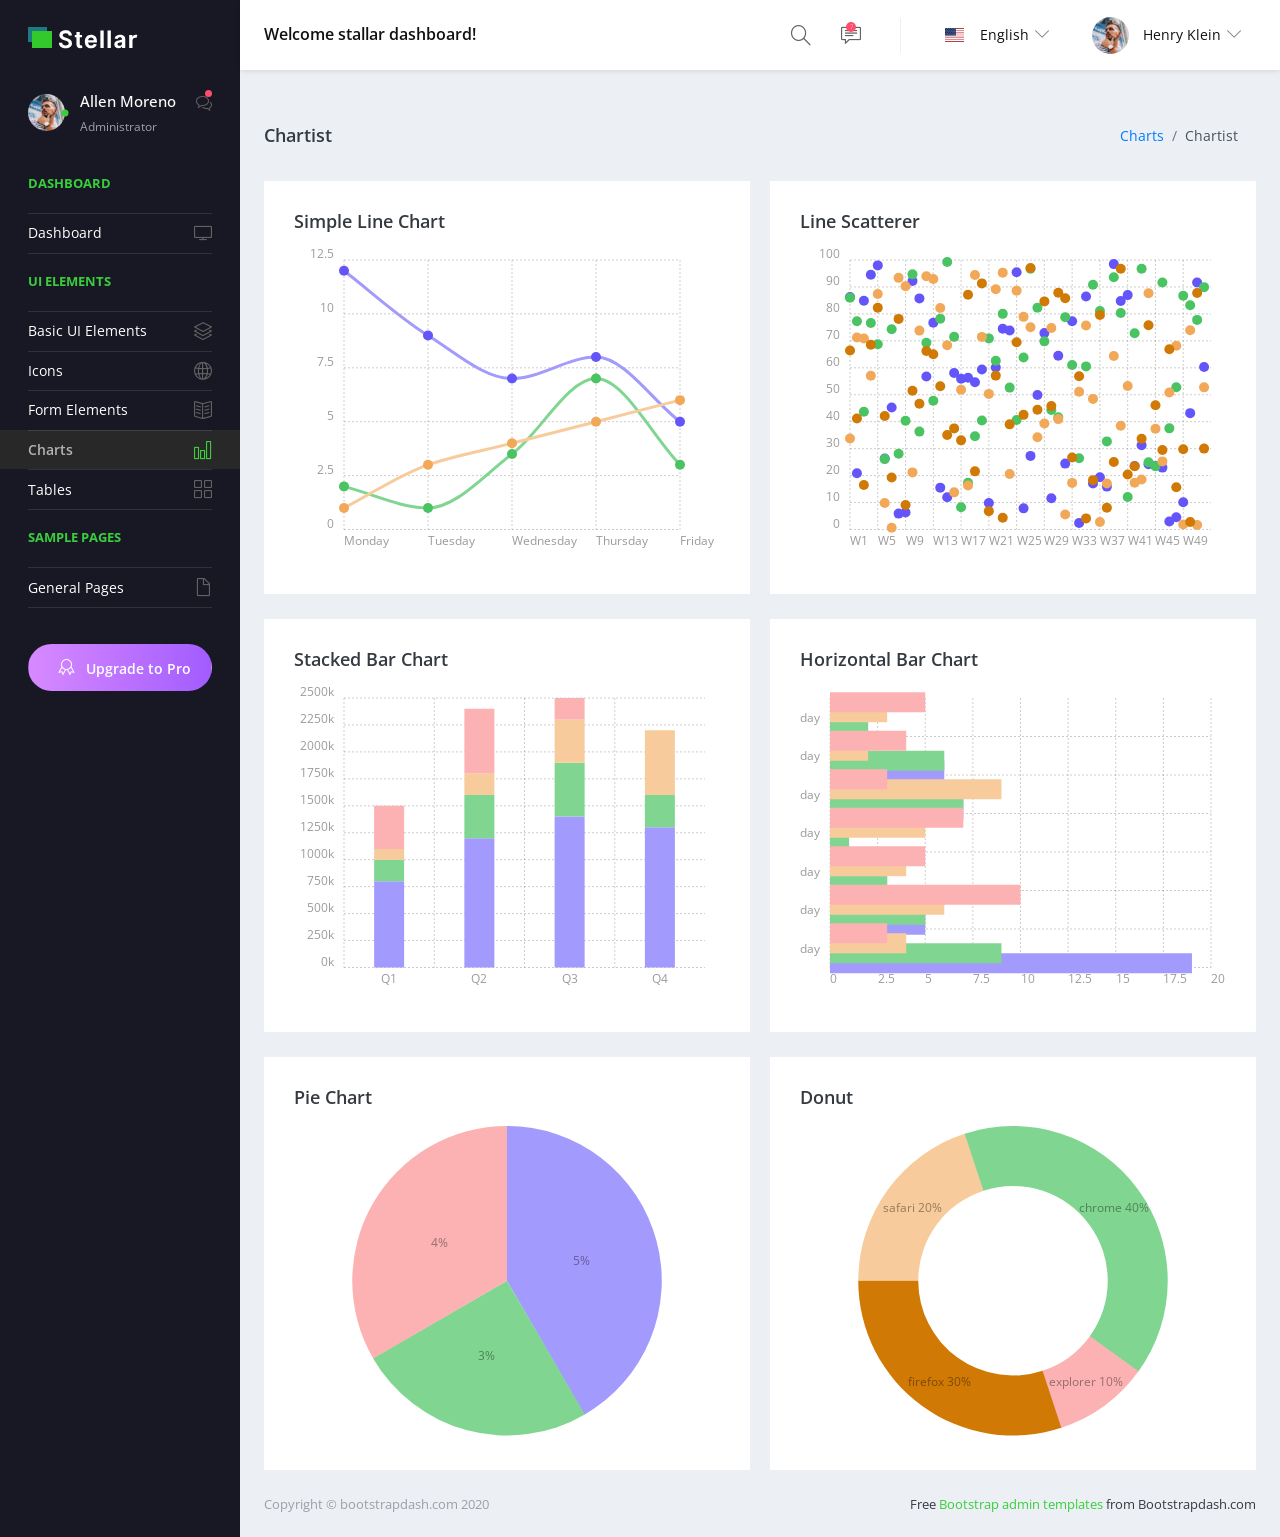
<file: Blacsys/pages/charts/chartist.html>
<!DOCTYPE html>
<html lang="en">
  <head>
    <!-- Required meta tags -->
    <meta charset="utf-8">
    <meta name="viewport" content="width=device-width, initial-scale=1, shrink-to-fit=no">
    <title>Stellar Admin</title>
    <!-- plugins:css -->
    <link rel="stylesheet" href="../../vendors/simple-line-icons/css/simple-line-icons.css">
    <link rel="stylesheet" href="../../vendors/flag-icon-css/css/flag-icon.min.css">
    <link rel="stylesheet" href="../../vendors/css/vendor.bundle.base.css">
    <!-- endinject -->
    <!-- Plugin css for this page -->
    <link rel="stylesheet" href="../../vendors/chartist/chartist.min.css">
    <!-- End Plugin css for this page -->
    <!-- inject:css -->
    <!-- endinject -->
    <!-- Layout styles -->
    <link rel="stylesheet" href="../../css/style.css">
    <!-- End layout styles -->
    <link rel="shortcut icon" href="../../images/favicon.png" />
  </head>
  <body>
    <div class="container-scroller">
      <!-- partial:../../partials/_navbar.html -->
      <nav class="navbar default-layout-navbar col-lg-12 col-12 p-0 fixed-top d-flex flex-row">
        <div class="navbar-brand-wrapper d-flex align-items-center">
          <a class="navbar-brand brand-logo" href="../../index.html">
            <img src="../../images/logo.svg" alt="logo" class="logo-dark" />
          </a>
          <a class="navbar-brand brand-logo-mini" href="../../index.html"><img src="../../images/logo-mini.svg" alt="logo" /></a>
        </div>
        <div class="navbar-menu-wrapper d-flex align-items-center flex-grow-1">
          <h5 class="mb-0 font-weight-medium d-none d-lg-flex">Welcome stallar dashboard!</h5>
          <ul class="navbar-nav navbar-nav-right ml-auto">
            <form class="search-form d-none d-md-block" action="#">
              <i class="icon-magnifier"></i>
              <input type="search" class="form-control" placeholder="Search Here" title="Search here">
            </form>
           
            <li class="nav-item dropdown">
              <a class="nav-link count-indicator message-dropdown" id="messageDropdown" href="#" data-toggle="dropdown" aria-expanded="false">
                <i class="icon-speech"></i>
                <span class="count">7</span>
              </a>
              <div class="dropdown-menu dropdown-menu-right navbar-dropdown preview-list pb-0" aria-labelledby="messageDropdown">
                <a class="dropdown-item py-3">
                  <p class="mb-0 font-weight-medium float-left">You have 7 unread mails </p>
                  <span class="badge badge-pill badge-primary float-right">View all</span>
                </a>
                <div class="dropdown-divider"></div>
                <a class="dropdown-item preview-item">
                  <div class="preview-thumbnail">
                    <img src="../../images/faces/face10.jpg" alt="image" class="img-sm profile-pic">
                  </div>
                  <div class="preview-item-content flex-grow py-2">
                    <p class="preview-subject ellipsis font-weight-medium text-dark">Marian Garner </p>
                    <p class="font-weight-light small-text"> The meeting is cancelled </p>
                  </div>
                </a>
                <a class="dropdown-item preview-item">
                  <div class="preview-thumbnail">
                    <img src="../../images/faces/face12.jpg" alt="image" class="img-sm profile-pic">
                  </div>
                  <div class="preview-item-content flex-grow py-2">
                    <p class="preview-subject ellipsis font-weight-medium text-dark">David Grey </p>
                    <p class="font-weight-light small-text"> The meeting is cancelled </p>
                  </div>
                </a>
                <a class="dropdown-item preview-item">
                  <div class="preview-thumbnail">
                    <img src="../../images/faces/face1.jpg" alt="image" class="img-sm profile-pic">
                  </div>
                  <div class="preview-item-content flex-grow py-2">
                    <p class="preview-subject ellipsis font-weight-medium text-dark">Travis Jenkins </p>
                    <p class="font-weight-light small-text"> The meeting is cancelled </p>
                  </div>
                </a>
              </div>
            </li>
            <li class="nav-item dropdown language-dropdown d-none d-sm-flex align-items-center">
              <a class="nav-link d-flex align-items-center dropdown-toggle" id="LanguageDropdown" href="#" data-toggle="dropdown" aria-expanded="false">
                <div class="d-inline-flex mr-3">
                  <i class="flag-icon flag-icon-us"></i>
                </div>
                <span class="profile-text font-weight-normal">English</span>
              </a>
              <div class="dropdown-menu dropdown-menu-left navbar-dropdown py-2" aria-labelledby="LanguageDropdown">
                <a class="dropdown-item">
                  <i class="flag-icon flag-icon-us"></i> English </a>
                <a class="dropdown-item">
                  <i class="flag-icon flag-icon-fr"></i> French </a>
                <a class="dropdown-item">
                  <i class="flag-icon flag-icon-ae"></i> Arabic </a>
                <a class="dropdown-item">
                  <i class="flag-icon flag-icon-ru"></i> Russian </a>
              </div>
            </li>
            <li class="nav-item dropdown d-none d-xl-inline-flex user-dropdown">
              <a class="nav-link dropdown-toggle" id="UserDropdown" href="#" data-toggle="dropdown" aria-expanded="false">
                <img class="img-xs rounded-circle ml-2" src="../../images/faces/face8.jpg" alt="Profile image"> <span class="font-weight-normal"> Henry Klein </span></a>
              <div class="dropdown-menu dropdown-menu-right navbar-dropdown" aria-labelledby="UserDropdown">
                <div class="dropdown-header text-center">
                  <img class="img-md rounded-circle" src="../../images/faces/face8.jpg" alt="Profile image">
                  <p class="mb-1 mt-3">Allen Moreno</p>
                  <p class="font-weight-light text-muted mb-0">allenmoreno@gmail.com</p>
                </div>
                <a class="dropdown-item"><i class="dropdown-item-icon icon-user text-primary"></i> My Profile <span class="badge badge-pill badge-danger">1</span></a>
                <a class="dropdown-item"><i class="dropdown-item-icon icon-speech text-primary"></i> Messages</a>
                <a class="dropdown-item"><i class="dropdown-item-icon icon-energy text-primary"></i> Activity</a>
                <a class="dropdown-item"><i class="dropdown-item-icon icon-question text-primary"></i> FAQ</a>
                <a class="dropdown-item"><i class="dropdown-item-icon icon-power text-primary"></i>Sign Out</a>
              </div>
            </li>
          </ul>
          <button class="navbar-toggler navbar-toggler-right d-lg-none align-self-center" type="button" data-toggle="offcanvas">
            <span class="icon-menu"></span>
          </button>
        </div>
      </nav>
      <!-- partial -->
      <div class="container-fluid page-body-wrapper">
        <!-- partial:../../partials/_sidebar.html -->
        <nav class="sidebar sidebar-offcanvas" id="sidebar">
          <ul class="nav">
            <li class="nav-item nav-profile">
              <a href="#" class="nav-link">
                <div class="profile-image">
                  <img class="img-xs rounded-circle" src="../../images/faces/face8.jpg" alt="profile image">
                  <div class="dot-indicator bg-success"></div>
                </div>
                <div class="text-wrapper">
                  <p class="profile-name">Allen Moreno</p>
                  <p class="designation">Administrator</p>
                </div>
                <div class="icon-container">
                  <i class="icon-bubbles"></i>
                  <div class="dot-indicator bg-danger"></div>
                </div>
              </a>
            </li>
            <li class="nav-item nav-category">
              <span class="nav-link">Dashboard</span>
            </li>
            <li class="nav-item">
              <a class="nav-link" href="../../index.html">
                <span class="menu-title">Dashboard</span>
                <i class="icon-screen-desktop menu-icon"></i>
              </a>
            </li>
            <li class="nav-item nav-category"><span class="nav-link">UI Elements</span></li>
            <li class="nav-item">
              <a class="nav-link" data-toggle="collapse" href="#ui-basic" aria-expanded="false" aria-controls="ui-basic">
                <span class="menu-title">Basic UI Elements</span>
                <i class="icon-layers menu-icon"></i>
              </a>
              <div class="collapse" id="ui-basic">
                <ul class="nav flex-column sub-menu">
                  <li class="nav-item"> <a class="nav-link" href="../../pages/ui-features/buttons.html">Buttons</a></li>
                  <li class="nav-item"> <a class="nav-link" href="../../pages/ui-features/typography.html">Typography</a></li>
                </ul>
              </div>
            </li>
            <li class="nav-item">
              <a class="nav-link" href="../../pages/icons/simple-line-icons.html">
                <span class="menu-title">Icons</span>
                <i class="icon-globe menu-icon"></i>
              </a>
            </li>
            <li class="nav-item">
              <a class="nav-link" href="../../pages/forms/basic_elements.html">
                <span class="menu-title">Form Elements</span>
                <i class="icon-book-open menu-icon"></i>
              </a>
            </li>
            <li class="nav-item">
              <a class="nav-link" href="../../pages/charts/chartist.html">
                <span class="menu-title">Charts</span>
                <i class="icon-chart menu-icon"></i>
              </a>
            </li>
            <li class="nav-item">
              <a class="nav-link" href="../../pages/tables/basic-table.html">
                <span class="menu-title">Tables</span>
                <i class="icon-grid menu-icon"></i>
              </a>
            </li>
            <li class="nav-item nav-category"><span class="nav-link">Sample Pages</span></li>
            <li class="nav-item">
              <a class="nav-link" data-toggle="collapse" href="#auth" aria-expanded="false" aria-controls="auth">
                <span class="menu-title">General Pages</span>
                <i class="icon-doc menu-icon"></i>
              </a>
              <div class="collapse" id="auth">
                <ul class="nav flex-column sub-menu">
                  <li class="nav-item"> <a class="nav-link" href="../../pages/samples/login.html"> Login </a></li>
                  <li class="nav-item"> <a class="nav-link" href="../../pages/samples/register.html"> Register </a></li>
                  <li class="nav-item"> <a class="nav-link" href="../../pages/samples/error-404.html"> 404 </a></li>
                  <li class="nav-item"> <a class="nav-link" href="../../pages/samples/error-500.html"> 500 </a></li>
                  <li class="nav-item"> <a class="nav-link" href="../../pages/samples/blank-page.html"> Blank Page </a></li>
                </ul>
              </div>
            </li>
            <li class="nav-item pro-upgrade">
              <span class="nav-link">
                <a class="btn btn-block px-0 btn-rounded btn-upgrade" href="https://www.bootstrapdash.com/product/stellar-admin-template/" target="_blank"> <i class="icon-badge mx-2"></i> Upgrade to Pro</a>
              </span>
            </li>
          </ul>
        </nav>
        <!-- partial -->
        <div class="main-panel">
          <div class="content-wrapper">
            <div class="page-header">
              <h3 class="page-title"> Chartist </h3>
              <nav aria-label="breadcrumb">
                <ol class="breadcrumb">
                  <li class="breadcrumb-item"><a href="#">Charts</a></li>
                  <li class="breadcrumb-item active" aria-current="page">Chartist</li>
                </ol>
              </nav>
            </div>
            <div class="row">
              <div class="col-lg-6 grid-margin stretch-card">
                <div class="card">
                  <div class="card-body">
                    <h4 class="card-title">Simple Line chart</h4>
                    <div class="ct-chart ct-perfect-fourth" id="ct-chart-line"></div>
                  </div>
                </div>
              </div>
              <div class="col-lg-6 grid-margin stretch-card">
                <div class="card">
                  <div class="card-body">
                    <h4 class="card-title">Line scatterer</h4>
                    <div id="rickshaw-time-scale"></div>
                    <div class="ct-chart ct-perfect-fourth" id="ct-chart-line-scatterer"></div>
                  </div>
                </div>
              </div>
            </div>
            <div class="row">
              <div class="col-lg-6 grid-margin stretch-card">
                <div class="card">
                  <div class="card-body">
                    <h4 class="card-title">Stacked bar chart</h4>
                    <div class="ct-chart ct-perfect-fourth" id="ct-chart-stacked-bar"></div>
                  </div>
                </div>
              </div>
              <div class="col-lg-6 grid-margin stretch-card">
                <div class="card">
                  <div class="card-body">
                    <h4 class="card-title">Horizontal bar chart</h4>
                    <div class="ct-chart ct-perfect-fourth" id="ct-chart-horizontal-bar"></div>
                  </div>
                </div>
              </div>
            </div>
            <div class="row">
              <div class="col-lg-6 grid-margin stretch-card">
                <div class="card">
                  <div class="card-body">
                    <h4 class="card-title">Pie chart</h4>
                    <div class="ct-chart ct-perfect-fourth" id="ct-chart-pie"></div>
                  </div>
                </div>
              </div>
              <div class="col-lg-6 grid-margin stretch-card">
                <div class="card">
                  <div class="card-body">
                    <h4 class="card-title">Donut</h4>
                    <div class="ct-chart ct-perfect-fourth" id="ct-chart-donut"></div>
                  </div>
                </div>
              </div>
            </div>
          </div>
          <!-- content-wrapper ends -->
          <!-- partial:../../partials/_footer.html -->
          <footer class="footer">
            <div class="d-sm-flex justify-content-center justify-content-sm-between">
              <span class="text-muted d-block text-center text-sm-left d-sm-inline-block">Copyright © bootstrapdash.com 2020</span>
              <span class="float-none float-sm-right d-block mt-1 mt-sm-0 text-center"> Free <a href="https://www.bootstrapdash.com/bootstrap-admin-template/" target="_blank">Bootstrap admin templates</a> from Bootstrapdash.com</span>
            </div>
          </footer>
          <!-- partial -->
        </div>
        <!-- main-panel ends -->
      </div>
      <!-- page-body-wrapper ends -->
    </div>
    <!-- container-scroller -->
    <!-- plugins:js -->
    <script src="../../vendors/js/vendor.bundle.base.js"></script>
    <!-- endinject -->
    <!-- Plugin js for this page -->
    <script src="../../vendors/chartist/chartist.min.js"></script>
    <!-- End plugin js for this page -->
    <!-- inject:js -->
    <script src="../../js/off-canvas.js"></script>
    <script src="../../js/misc.js"></script>
    <!-- endinject -->
    <!-- Custom js for this page -->
    <script src="../../js/chartist.js"></script>
    <!-- End custom js for this page -->
  </body>
</html>
</file>
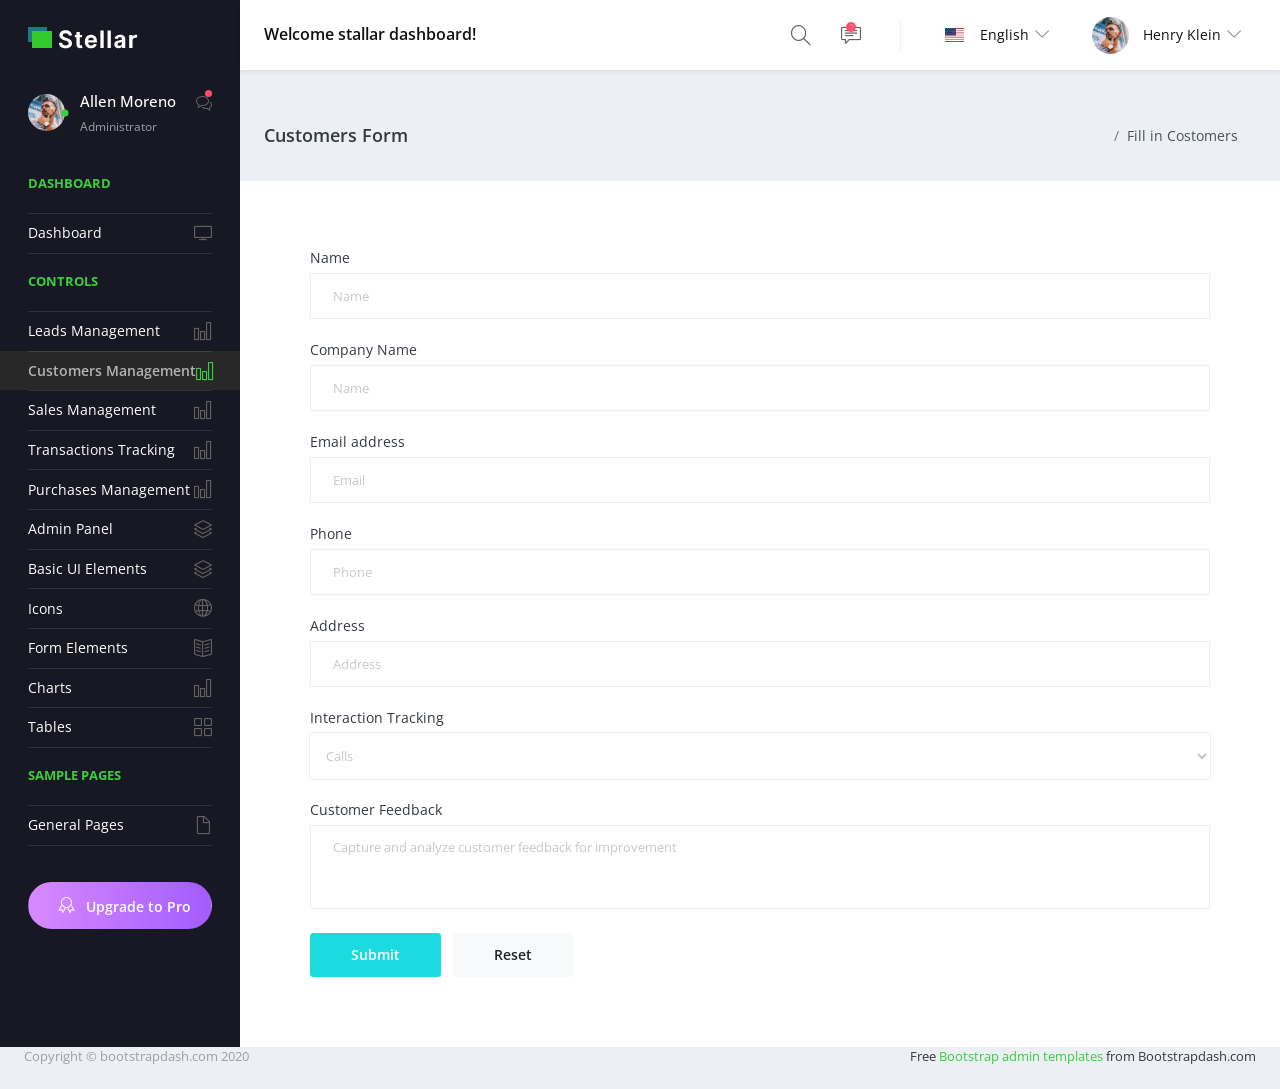
<file: Blacsys/pages/customers/customers.html>
<!DOCTYPE html>
<html lang="en">

<head>
    <!-- Required meta tags -->
    <meta charset="utf-8">
    <meta name="viewport" content="width=device-width, initial-scale=1, shrink-to-fit=no">
    <title>Stellar Admin</title>
    <!-- plugins:css -->
    <link rel="stylesheet" href="../../vendors/simple-line-icons/css/simple-line-icons.css">
    <link rel="stylesheet" href="../../vendors/flag-icon-css/css/flag-icon.min.css">
    <link rel="stylesheet" href="../../vendors/css/vendor.bundle.base.css">
    <!-- endinject -->
    <!-- Plugin css for this page -->
    <link rel="stylesheet" href="../../vendors/chartist/chartist.min.css">
    <!-- End Plugin css for this page -->
    <!-- inject:css -->
    <!-- endinject -->
    <!-- Layout styles -->
    <link rel="stylesheet" href="../../css/style.css">
    <!-- End layout styles -->
    <link rel="shortcut icon" href="../../images/favicon.png" />
</head>

<body>
    <!--Modifications start-->

    
        <div class="container-scroller">
            <!-- partial:../../partials/_navbar.html -->
            <nav class="navbar default-layout-navbar col-lg-12 col-12 p-0 fixed-top d-flex flex-row">
                <div class="navbar-brand-wrapper d-flex align-items-center">
                    <a class="navbar-brand brand-logo" href="../../index.html">
                        <img src="../../images/logo.svg" alt="logo" class="logo-dark" />
                    </a>
                    <a class="navbar-brand brand-logo-mini" href="../../index.html"><img
                            src="../../images/logo-mini.svg" alt="logo" /></a>
                </div>
                <div class="navbar-menu-wrapper d-flex align-items-center flex-grow-1">
                    <h5 class="mb-0 font-weight-medium d-none d-lg-flex">Welcome stallar dashboard!</h5>
                    <ul class="navbar-nav navbar-nav-right ml-auto">
                        <form class="search-form d-none d-md-block" action="#">
                            <i class="icon-magnifier"></i>
                            <input type="search" class="form-control" placeholder="Search Here" title="Search here">
                        </form>
                        
                        <li class="nav-item dropdown">
                            <a class="nav-link count-indicator message-dropdown" id="messageDropdown" href="#"
                                data-toggle="dropdown" aria-expanded="false">
                                <i class="icon-speech"></i>
                                <span class="count">7</span>
                            </a>
                            <div class="dropdown-menu dropdown-menu-right navbar-dropdown preview-list pb-0"
                                aria-labelledby="messageDropdown">
                                <a class="dropdown-item py-3">
                                    <p class="mb-0 font-weight-medium float-left">You have 7 unread mails </p>
                                    <span class="badge badge-pill badge-primary float-right">View all</span>
                                </a>
                                <div class="dropdown-divider"></div>
                                <a class="dropdown-item preview-item">
                                    <div class="preview-thumbnail">
                                        <img src="../../images/faces/face10.jpg" alt="image" class="img-sm profile-pic">
                                    </div>
                                    <div class="preview-item-content flex-grow py-2">
                                        <p class="preview-subject ellipsis font-weight-medium text-dark">Marian Garner
                                        </p>
                                        <p class="font-weight-light small-text"> The meeting is cancelled </p>
                                    </div>
                                </a>
                                <a class="dropdown-item preview-item">
                                    <div class="preview-thumbnail">
                                        <img src="../../images/faces/face12.jpg" alt="image" class="img-sm profile-pic">
                                    </div>
                                    <div class="preview-item-content flex-grow py-2">
                                        <p class="preview-subject ellipsis font-weight-medium text-dark">David Grey </p>
                                        <p class="font-weight-light small-text"> The meeting is cancelled </p>
                                    </div>
                                </a>
                                <a class="dropdown-item preview-item">
                                    <div class="preview-thumbnail">
                                        <img src="../../images/faces/face1.jpg" alt="image" class="img-sm profile-pic">
                                    </div>
                                    <div class="preview-item-content flex-grow py-2">
                                        <p class="preview-subject ellipsis font-weight-medium text-dark">Travis Jenkins
                                        </p>
                                        <p class="font-weight-light small-text"> The meeting is cancelled </p>
                                    </div>
                                </a>
                            </div>
                        </li>
                        <li class="nav-item dropdown language-dropdown d-none d-sm-flex align-items-center">
                            <a class="nav-link d-flex align-items-center dropdown-toggle" id="LanguageDropdown" href="#"
                                data-toggle="dropdown" aria-expanded="false">
                                <div class="d-inline-flex mr-3">
                                    <i class="flag-icon flag-icon-us"></i>
                                </div>
                                <span class="profile-text font-weight-normal">English</span>
                            </a>
                            <div class="dropdown-menu dropdown-menu-left navbar-dropdown py-2"
                                aria-labelledby="LanguageDropdown">
                                <a class="dropdown-item">
                                    <i class="flag-icon flag-icon-us"></i> English </a>
                                <a class="dropdown-item">
                                    <i class="flag-icon flag-icon-fr"></i> French </a>
                                <a class="dropdown-item">
                                    <i class="flag-icon flag-icon-ae"></i> Arabic </a>
                                <a class="dropdown-item">
                                    <i class="flag-icon flag-icon-ru"></i> Russian </a>
                            </div>
                        </li>
                        <li class="nav-item dropdown d-none d-xl-inline-flex user-dropdown">
                            <a class="nav-link dropdown-toggle" id="UserDropdown" href="#" data-toggle="dropdown"
                                aria-expanded="false">
                                <img class="img-xs rounded-circle ml-2" src="../../images/faces/face8.jpg"
                                    alt="Profile image"> <span class="font-weight-normal"> Henry Klein </span></a>
                            <div class="dropdown-menu dropdown-menu-right navbar-dropdown"
                                aria-labelledby="UserDropdown">
                                <div class="dropdown-header text-center">
                                    <img class="img-md rounded-circle" src="../../images/faces/face8.jpg"
                                        alt="Profile image">
                                    <p class="mb-1 mt-3">Allen Moreno</p>
                                    <p class="font-weight-light text-muted mb-0">allenmoreno@gmail.com</p>
                                </div>
                                <a class="dropdown-item"><i class="dropdown-item-icon icon-user text-primary"></i> My
                                    Profile <span class="badge badge-pill badge-danger">1</span></a>
                                <a class="dropdown-item"><i class="dropdown-item-icon icon-speech text-primary"></i>
                                    Messages</a>
                                <a class="dropdown-item"><i class="dropdown-item-icon icon-energy text-primary"></i>
                                    Activity</a>
                                <a class="dropdown-item"><i class="dropdown-item-icon icon-power text-primary"></i>Sign
                                    Out</a>
                            </div>
                        </li>
                    </ul>
                    <button class="navbar-toggler navbar-toggler-right d-lg-none align-self-center" type="button"
                        data-toggle="offcanvas">
                        <span class="icon-menu"></span>
                    </button>
                </div>
            </nav>
            <!-- partial -->
            <div class="container-fluid page-body-wrapper">
                <!-- partial:../../partials/_sidebar.html -->
                <nav class="sidebar sidebar-offcanvas" id="sidebar">
                    <ul class="nav">
                        <li class="nav-item nav-profile">
                            <a href="#" class="nav-link">
                                <div class="profile-image">
                                    <img class="img-xs rounded-circle" src="../../images/faces/face8.jpg"
                                        alt="profile image">
                                    <div class="dot-indicator bg-success"></div>
                                </div>
                                <div class="text-wrapper">
                                    <p class="profile-name">Allen Moreno</p>
                                    <p class="designation">Administrator</p>
                                </div>
                                <div class="icon-container">
                                    <i class="icon-bubbles"></i>
                                    <div class="dot-indicator bg-danger"></div>
                                </div>
                            </a>
                        </li>
                        <li class="nav-item nav-category">
                            <span class="nav-link">Dashboard</span>
                        </li>
                        <li class="nav-item">
                            <a class="nav-link" href="../../index.html">
                                <span class="menu-title">Dashboard</span>
                                <i class="icon-screen-desktop menu-icon"></i>
                            </a>
                        </li>
                        <li class="nav-item nav-category"><span class="nav-link">Controls</span></li>
                        <!--Start of Modification-->
                        <li class="nav-item">
                            <a class="nav-link" href="../leads/leads.html">
                              <span class="menu-title">Leads Management</span>
                              <i class="icon-chart menu-icon"></i>
                            </a>
                          </li>
                          <li class="nav-item">
                            <a class="nav-link" href="../customers.html">
                              <span class="menu-title">Customers Management</span>
                              <i class="icon-chart menu-icon"></i>
                            </a>
                          </li>
                          <li class="nav-item">
                            <a class="nav-link" href="../sales/sales.html">
                              <span class="menu-title">Sales Management</span>
                              <i class="icon-chart menu-icon"></i>
                            </a>
                          </li>
                          
                          <li class="nav-item">
                            <a class="nav-link" href="../transactions/transactions.html">
                              <span class="menu-title">Transactions Tracking</span>
                              <i class="icon-chart menu-icon"></i>
                            </a>
                          </li>
                          <li class="nav-item">
                            <a class="nav-link" href="../purchases/purchases.html">
                              <span class="menu-title">Purchases Management</span>
                              <i class="icon-chart menu-icon"></i>
                            </a>
                          </li>
                          
                          <li class="nav-item">
                            <a class="nav-link" data-toggle="collapse" href="#ui-basic" aria-expanded="false" aria-controls="ui-basic">
                              <span class="menu-title">Admin Panel</span>
                              <i class="icon-layers menu-icon"></i>
                            </a>
                            <div class="collapse" id="ui-basic">
                              <ul class="nav flex-column sub-menu">
                                <li class="nav-item"> <a class="nav-link" href="../Admins/admin.html">Admin</a></li>
                                <li class="nav-item"> <a class="nav-link" href="../Admins/users.html">users</a></li>
                              </ul>
                            </div>
                          </li>

                        <!--End-->
                        <li class="nav-item">
                            <a class="nav-link" data-toggle="collapse" href="#ui-basic" aria-expanded="false"
                                aria-controls="ui-basic">
                                <span class="menu-title">Basic UI Elements</span>
                                <i class="icon-layers menu-icon"></i>
                            </a>
                            <div class="collapse" id="ui-basic">
                                <ul class="nav flex-column sub-menu">
                                    <li class="nav-item"> <a class="nav-link"
                                            href="../../pages/ui-features/buttons.html">Buttons</a></li>
                                    <li class="nav-item"> <a class="nav-link"
                                            href="../../pages/ui-features/typography.html">Typography</a></li>
                                </ul>
                            </div>
                        </li>
                        <li class="nav-item">
                            <a class="nav-link" href="../../pages/icons/simple-line-icons.html">
                                <span class="menu-title">Icons</span>
                                <i class="icon-globe menu-icon"></i>
                            </a>
                        </li>
                        <li class="nav-item">
                            <a class="nav-link" href="../../pages/forms/basic_elements.html">
                                <span class="menu-title">Form Elements</span>
                                <i class="icon-book-open menu-icon"></i>
                            </a>
                        </li>
                        <li class="nav-item">
                            <a class="nav-link" href="../../pages/charts/chartist.html">
                                <span class="menu-title">Charts</span>
                                <i class="icon-chart menu-icon"></i>
                            </a>
                        </li>
                        <li class="nav-item">
                            <a class="nav-link" href="../../pages/tables/basic-table.html">
                                <span class="menu-title">Tables</span>
                                <i class="icon-grid menu-icon"></i>
                            </a>
                        </li>
                        <li class="nav-item nav-category"><span class="nav-link">Sample Pages</span></li>
                        <li class="nav-item">
                            <a class="nav-link" data-toggle="collapse" href="#auth" aria-expanded="false"
                                aria-controls="auth">
                                <span class="menu-title">General Pages</span>
                                <i class="icon-doc menu-icon"></i>
                            </a>
                            <div class="collapse" id="auth">
                                <ul class="nav flex-column sub-menu">
                                    <li class="nav-item"> <a class="nav-link" href="../../pages/samples/login.html">
                                            Login </a></li>
                                    <li class="nav-item"> <a class="nav-link" href="../../pages/samples/register.html">
                                            Register </a></li>
                                    <li class="nav-item"> <a class="nav-link" href="../../pages/samples/error-404.html">
                                            404 </a></li>
                                    <li class="nav-item"> <a class="nav-link" href="../../pages/samples/error-500.html">
                                            500 </a></li>
                                    <li class="nav-item"> <a class="nav-link"
                                            href="../../pages/samples/blank-page.html"> Blank Page </a></li>
                                </ul>
                            </div>
                        </li>
                        <li class="nav-item pro-upgrade">
                            <span class="nav-link">
                                <a class="btn btn-block px-0 btn-rounded btn-upgrade"
                                    href="https://www.bootstrapdash.com/product/stellar-admin-template/"
                                    target="_blank"> <i class="icon-badge mx-2"></i> Upgrade to Pro</a>
                            </span>
                        </li>
                    </ul>
                </nav>
                <div class="main-panel">
                    <div class="content-wrapper">
                        <div class="page-header">
                            <h3 class="page-title"> Customers Form </h3>
                            <nav aria-label="breadcrumb">
                                <ol class="breadcrumb">
                                    <li class="breadcrumb-item"><a href="#"></a></li>
                                    <li class="breadcrumb-item active" aria-current="page">Fill in Costomers </li>
                                </ol>
                            </nav>
                        </div>
                    </div>
        
                    <div class="card">
                        <div class="card-body" style="padding: 70px; ">
                            
                            <form class="forms-sample" method="post" action="process_customer.php"> <!-- Form submission action -->
                                <div class="form-group">
                                    <label for="inputName">Name</label>
                                    <input type="text" class="form-control" name="name" id=" InputName" placeholder="Name" required>
                                </div>
                                <div class="form-group">
                                    <label for="companyName">Company Name</label>
                                    <input type="text" class="form-control" name="companyName" id=" CompanyName" placeholder="Name" required>
                                </div>
                                <div class="form-group">
                                    <label for=" InputEmail">Email address</label>
                                    <input type="email" class="form-control" name="email" id=" InputEmail" placeholder="Email" required>
                                </div>
                                <div class="form-group">
                                    <label for="phone">Phone</label>
                                    <input type="tel" class="form-control" id="phone" name="phone" placeholder="Phone">
                                </div>
                                <div class="form-group">
                                    <label for="address">Address</label>
                                    <input type="text" class="form-control" id="address" name="address" placeholder="Address">
                                </div>
                                <div class="form-group">
                                    <label for="opportunityStatus">Interaction Tracking</label>
                                    <select class="form-control" id="opportunityStatus" name="opportunityStatus">
                                        <option value="Prospect">Calls</option>
                                        <option value="Qualified">Email</option>
                                        <option value="Negotiation">Zoom calls</option>
                                        <option value="Closed Won">Whatsapp</option>
                                        <option value="Closed Lost">Other...</option>
                                    </select>
                                </div>
                                <div class="form-group">
                                    <label for="feedback">Customer Feedback</label>
                                    <textarea class="form-control" id="feedback" name="feedback" rows="4" placeholder="Capture and analyze customer feedback for improvement"></textarea>
                                </div>
                                <button type="submit" class="btn btn-primary mr-2">Submit</button>
                                <button type="reset" class="btn btn-light">Reset</button>
                            </form>
                        </div>
                    </div>
                    
        
        
                
        
        
        
                    
                </div>
            </div>
        </div>
        <!--Start of modification-->
       
        <!--End of modification-->
   <!-- content-wrapper ends -->
        <!-- partial:../../partials/_footer.html -->
        <footer class="footer">
            <div class="d-sm-flex justify-content-center justify-content-sm-between">
                <span class="text-muted d-block text-center text-sm-left d-sm-inline-block">Copyright ©
                    bootstrapdash.com 2020</span>
                <span class="float-none float-sm-right d-block mt-1 mt-sm-0 text-center"> Free <a
                        href="https://www.bootstrapdash.com/bootstrap-admin-template/" target="_blank">Bootstrap admin
                        templates</a> from Bootstrapdash.com</span>
            </div>
        </footer>
        <!-- partial -->
        </div>
        <!-- main-panel ends -->
        </div>
        <!-- page-body-wrapper ends -->
        </div>

        <!--End-->



        <!-- container-scroller -->
        <!-- plugins:js -->
        <script src="../../vendors/js/vendor.bundle.base.js"></script>
        <!-- endinject -->
        <!-- Plugin js for this page -->
        <script src="../../vendors/chartist/chartist.min.js"></script>
        <!-- End plugin js for this page -->
        <!-- inject:js -->
        <script src="../../js/off-canvas.js"></script>
        <script src="../../js/misc.js"></script>
        <!-- endinject -->
        <!-- Custom js for this page -->
        <script src="../../js/chartist.js"></script>
        <!-- End custom js for this page --> 
</body>
</html>
</file>
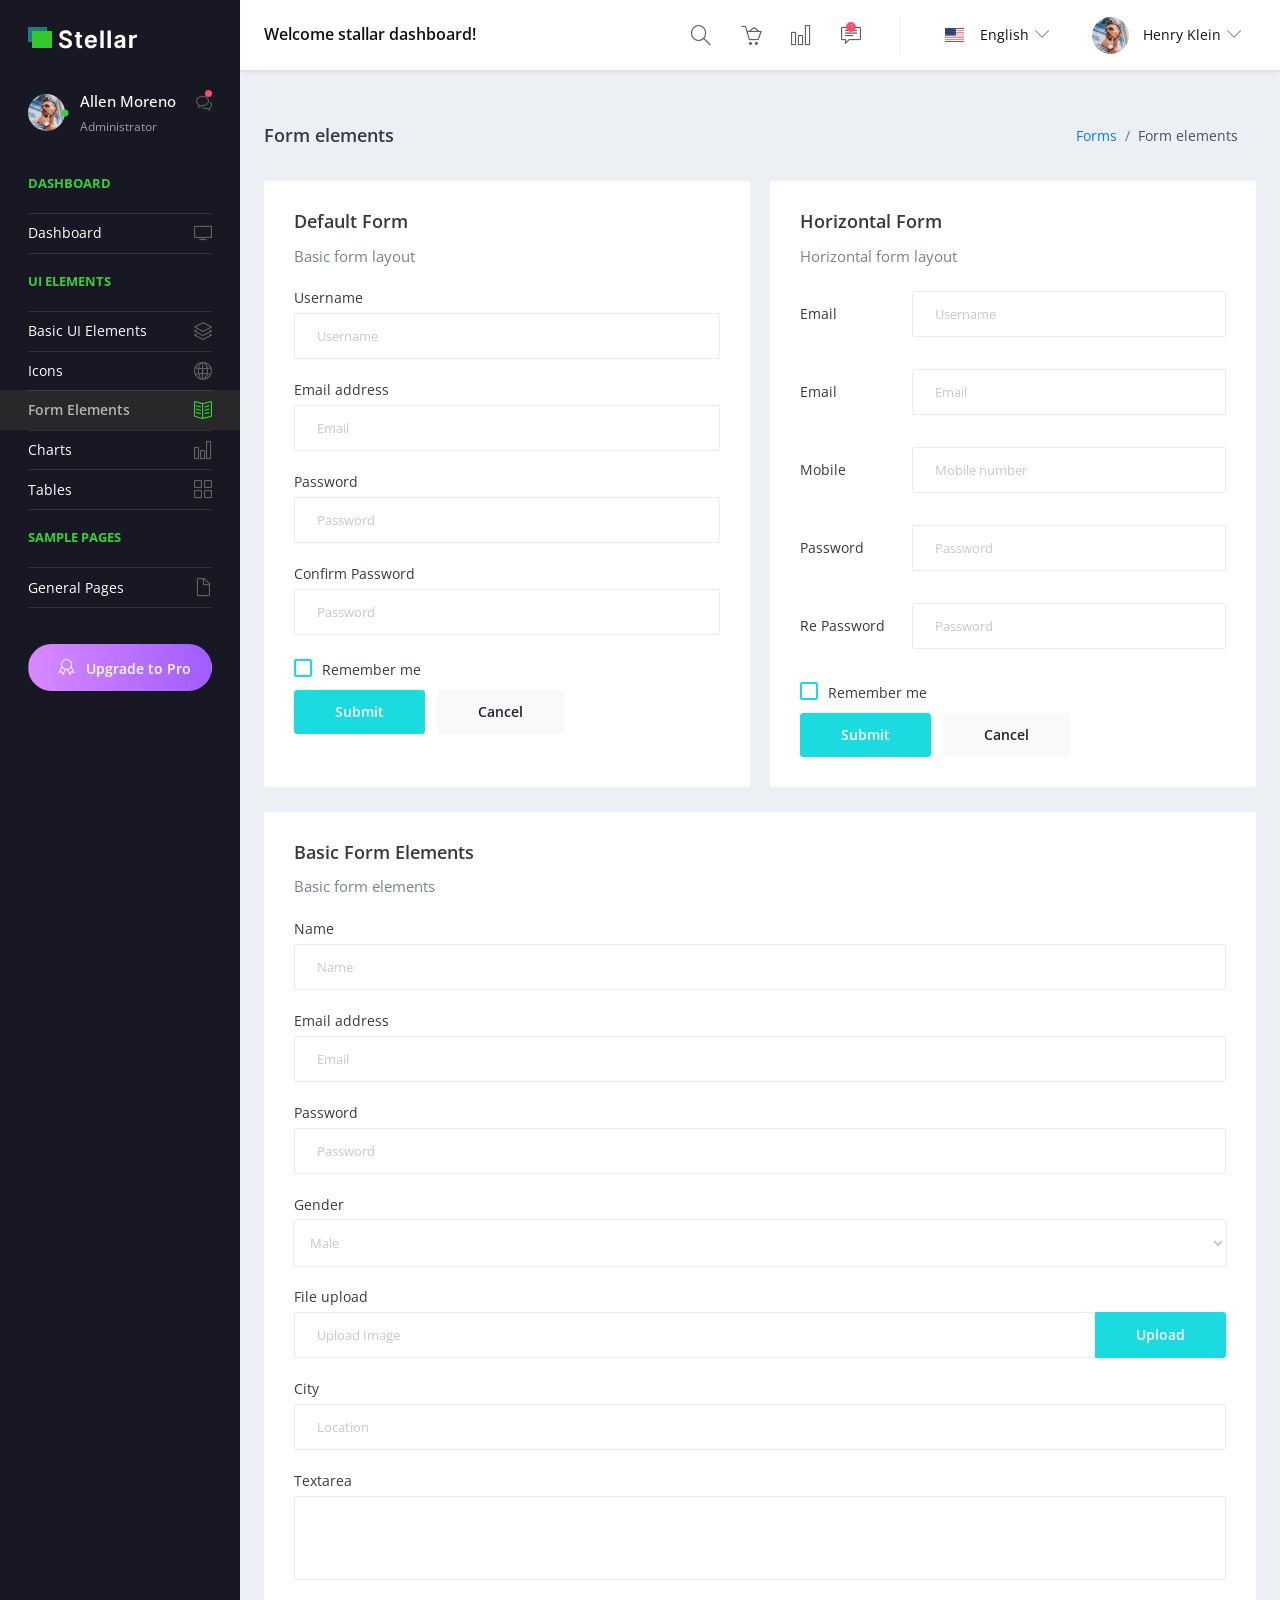
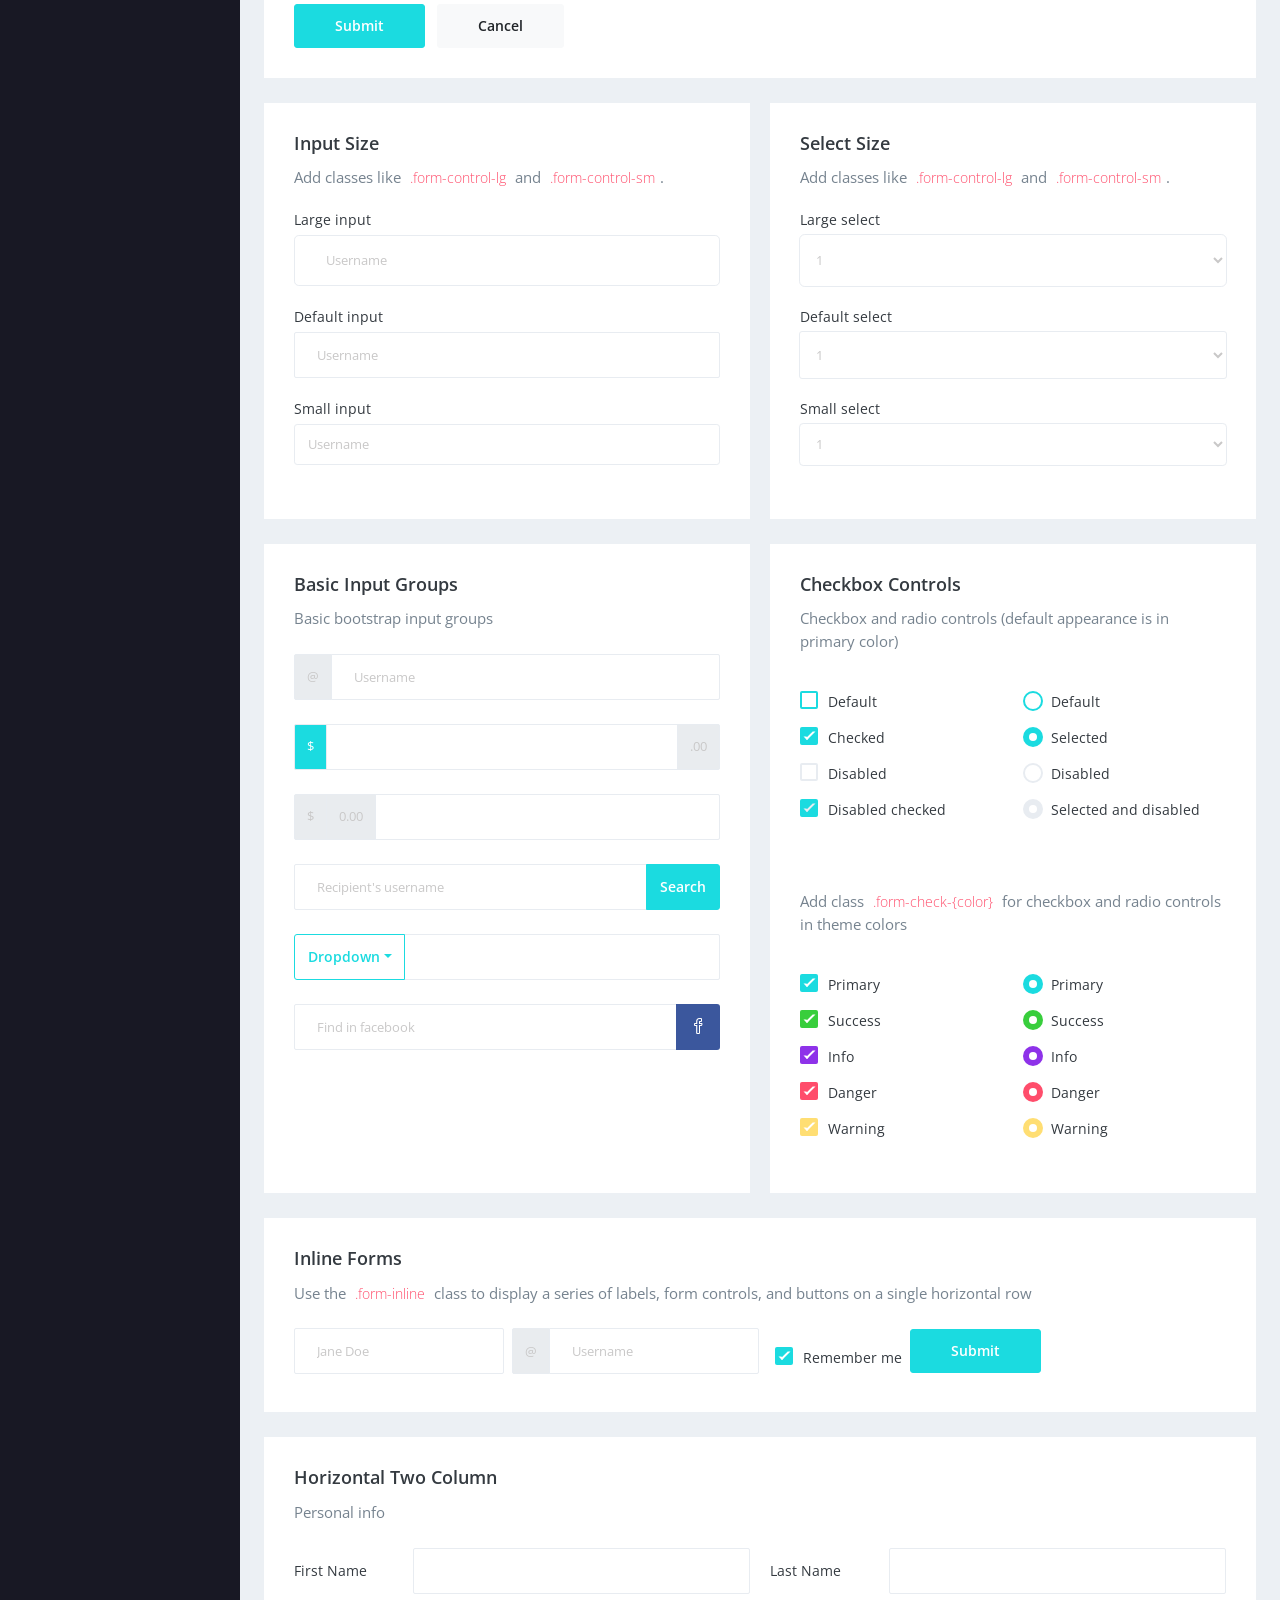
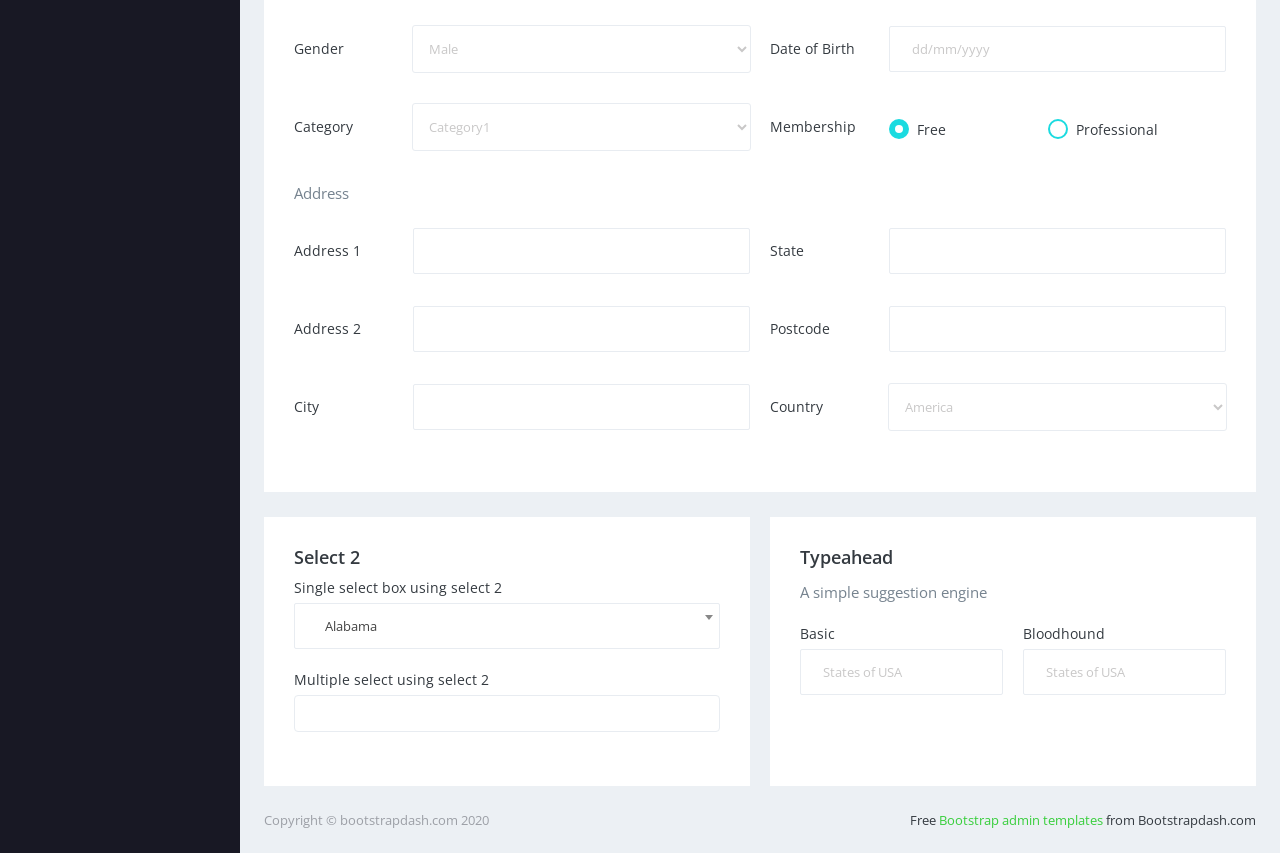
<file: Blacsys/pages/forms/basic_elements.html>
<!DOCTYPE html>
<html lang="en">
  <head>
    <!-- Required meta tags -->
    <meta charset="utf-8">
    <meta name="viewport" content="width=device-width, initial-scale=1, shrink-to-fit=no">
    <title>Stellar Admin</title>
    <!-- plugins:css -->
    <link rel="stylesheet" href="../../vendors/simple-line-icons/css/simple-line-icons.css">
    <link rel="stylesheet" href="../../vendors/flag-icon-css/css/flag-icon.min.css">
    <link rel="stylesheet" href="../../vendors/css/vendor.bundle.base.css">
    <!-- endinject -->
    <!-- Plugin css for this page -->
    <link rel="stylesheet" href="../../vendors/select2/select2.min.css">
    <link rel="stylesheet" href="../../vendors/select2-bootstrap-theme/select2-bootstrap.min.css">
    <!-- End plugin css for this page -->
    <!-- inject:css -->
    <!-- endinject -->
    <!-- Layout styles -->
    <link rel="stylesheet" href="../../css/style.css" />
    <link rel="shortcut icon" href="../../images/favicon.png" />
  </head>
  <body>
    <div class="container-scroller">
      <!-- partial:../../partials/_navbar.html -->
      <nav class="navbar default-layout-navbar col-lg-12 col-12 p-0 fixed-top d-flex flex-row">
        <div class="navbar-brand-wrapper d-flex align-items-center">
          <a class="navbar-brand brand-logo" href="../../index.html">
            <img src="../../images/logo.svg" alt="logo" class="logo-dark" />
          </a>
          <a class="navbar-brand brand-logo-mini" href="../../index.html"><img src="../../images/logo-mini.svg" alt="logo" /></a>
        </div>
        <div class="navbar-menu-wrapper d-flex align-items-center flex-grow-1">
          <h5 class="mb-0 font-weight-medium d-none d-lg-flex">Welcome stallar dashboard!</h5>
          <ul class="navbar-nav navbar-nav-right ml-auto">
            <form class="search-form d-none d-md-block" action="#">
              <i class="icon-magnifier"></i>
              <input type="search" class="form-control" placeholder="Search Here" title="Search here">
            </form>
            <li class="nav-item"><a href="#" class="nav-link"><i class="icon-basket-loaded"></i></a></li>
            <li class="nav-item"><a href="#" class="nav-link"><i class="icon-chart"></i></a></li>
            <li class="nav-item dropdown">
              <a class="nav-link count-indicator message-dropdown" id="messageDropdown" href="#" data-toggle="dropdown" aria-expanded="false">
                <i class="icon-speech"></i>
                <span class="count">7</span>
              </a>
              <div class="dropdown-menu dropdown-menu-right navbar-dropdown preview-list pb-0" aria-labelledby="messageDropdown">
                <a class="dropdown-item py-3">
                  <p class="mb-0 font-weight-medium float-left">You have 7 unread mails </p>
                  <span class="badge badge-pill badge-primary float-right">View all</span>
                </a>
                <div class="dropdown-divider"></div>
                <a class="dropdown-item preview-item">
                  <div class="preview-thumbnail">
                    <img src="../../images/faces/face10.jpg" alt="image" class="img-sm profile-pic">
                  </div>
                  <div class="preview-item-content flex-grow py-2">
                    <p class="preview-subject ellipsis font-weight-medium text-dark">Marian Garner </p>
                    <p class="font-weight-light small-text"> The meeting is cancelled </p>
                  </div>
                </a>
                <a class="dropdown-item preview-item">
                  <div class="preview-thumbnail">
                    <img src="../../images/faces/face12.jpg" alt="image" class="img-sm profile-pic">
                  </div>
                  <div class="preview-item-content flex-grow py-2">
                    <p class="preview-subject ellipsis font-weight-medium text-dark">David Grey </p>
                    <p class="font-weight-light small-text"> The meeting is cancelled </p>
                  </div>
                </a>
                <a class="dropdown-item preview-item">
                  <div class="preview-thumbnail">
                    <img src="../../images/faces/face1.jpg" alt="image" class="img-sm profile-pic">
                  </div>
                  <div class="preview-item-content flex-grow py-2">
                    <p class="preview-subject ellipsis font-weight-medium text-dark">Travis Jenkins </p>
                    <p class="font-weight-light small-text"> The meeting is cancelled </p>
                  </div>
                </a>
              </div>
            </li>
            <li class="nav-item dropdown language-dropdown d-none d-sm-flex align-items-center">
              <a class="nav-link d-flex align-items-center dropdown-toggle" id="LanguageDropdown" href="#" data-toggle="dropdown" aria-expanded="false">
                <div class="d-inline-flex mr-3">
                  <i class="flag-icon flag-icon-us"></i>
                </div>
                <span class="profile-text font-weight-normal">English</span>
              </a>
              <div class="dropdown-menu dropdown-menu-left navbar-dropdown py-2" aria-labelledby="LanguageDropdown">
                <a class="dropdown-item">
                  <i class="flag-icon flag-icon-us"></i> English </a>
                <a class="dropdown-item">
                  <i class="flag-icon flag-icon-fr"></i> French </a>
                <a class="dropdown-item">
                  <i class="flag-icon flag-icon-ae"></i> Arabic </a>
                <a class="dropdown-item">
                  <i class="flag-icon flag-icon-ru"></i> Russian </a>
              </div>
            </li>
            <li class="nav-item dropdown d-none d-xl-inline-flex user-dropdown">
              <a class="nav-link dropdown-toggle" id="UserDropdown" href="#" data-toggle="dropdown" aria-expanded="false">
                <img class="img-xs rounded-circle ml-2" src="../../images/faces/face8.jpg" alt="Profile image"> <span class="font-weight-normal"> Henry Klein </span></a>
              <div class="dropdown-menu dropdown-menu-right navbar-dropdown" aria-labelledby="UserDropdown">
                <div class="dropdown-header text-center">
                  <img class="img-md rounded-circle" src="../../images/faces/face8.jpg" alt="Profile image">
                  <p class="mb-1 mt-3">Allen Moreno</p>
                  <p class="font-weight-light text-muted mb-0">allenmoreno@gmail.com</p>
                </div>
                <a class="dropdown-item"><i class="dropdown-item-icon icon-user text-primary"></i> My Profile <span class="badge badge-pill badge-danger">1</span></a>
                <a class="dropdown-item"><i class="dropdown-item-icon icon-speech text-primary"></i> Messages</a>
                <a class="dropdown-item"><i class="dropdown-item-icon icon-energy text-primary"></i> Activity</a>
                <a class="dropdown-item"><i class="dropdown-item-icon icon-question text-primary"></i> FAQ</a>
                <a class="dropdown-item"><i class="dropdown-item-icon icon-power text-primary"></i>Sign Out</a>
              </div>
            </li>
          </ul>
          <button class="navbar-toggler navbar-toggler-right d-lg-none align-self-center" type="button" data-toggle="offcanvas">
            <span class="icon-menu"></span>
          </button>
        </div>
      </nav>
      <!-- partial -->
      <div class="container-fluid page-body-wrapper">
        <!-- partial:../../partials/_sidebar.html -->
        <nav class="sidebar sidebar-offcanvas" id="sidebar">
          <ul class="nav">
            <li class="nav-item nav-profile">
              <a href="#" class="nav-link">
                <div class="profile-image">
                  <img class="img-xs rounded-circle" src="../../images/faces/face8.jpg" alt="profile image">
                  <div class="dot-indicator bg-success"></div>
                </div>
                <div class="text-wrapper">
                  <p class="profile-name">Allen Moreno</p>
                  <p class="designation">Administrator</p>
                </div>
                <div class="icon-container">
                  <i class="icon-bubbles"></i>
                  <div class="dot-indicator bg-danger"></div>
                </div>
              </a>
            </li>
            <li class="nav-item nav-category">
              <span class="nav-link">Dashboard</span>
            </li>
            <li class="nav-item">
              <a class="nav-link" href="../../index.html">
                <span class="menu-title">Dashboard</span>
                <i class="icon-screen-desktop menu-icon"></i>
              </a>
            </li>
            <li class="nav-item nav-category"><span class="nav-link">UI Elements</span></li>
            <li class="nav-item">
              <a class="nav-link" data-toggle="collapse" href="#ui-basic" aria-expanded="false" aria-controls="ui-basic">
                <span class="menu-title">Basic UI Elements</span>
                <i class="icon-layers menu-icon"></i>
              </a>
              <div class="collapse" id="ui-basic">
                <ul class="nav flex-column sub-menu">
                  <li class="nav-item"> <a class="nav-link" href="../../pages/ui-features/buttons.html">Buttons</a></li>
                  <li class="nav-item"> <a class="nav-link" href="../../pages/ui-features/typography.html">Typography</a></li>
                </ul>
              </div>
            </li>
            <li class="nav-item">
              <a class="nav-link" href="../../pages/icons/simple-line-icons.html">
                <span class="menu-title">Icons</span>
                <i class="icon-globe menu-icon"></i>
              </a>
            </li>
            <li class="nav-item">
              <a class="nav-link" href="../../pages/forms/basic_elements.html">
                <span class="menu-title">Form Elements</span>
                <i class="icon-book-open menu-icon"></i>
              </a>
            </li>
            <li class="nav-item">
              <a class="nav-link" href="../../pages/charts/chartist.html">
                <span class="menu-title">Charts</span>
                <i class="icon-chart menu-icon"></i>
              </a>
            </li>
            <li class="nav-item">
              <a class="nav-link" href="../../pages/tables/basic-table.html">
                <span class="menu-title">Tables</span>
                <i class="icon-grid menu-icon"></i>
              </a>
            </li>
            <li class="nav-item nav-category"><span class="nav-link">Sample Pages</span></li>
            <li class="nav-item">
              <a class="nav-link" data-toggle="collapse" href="#auth" aria-expanded="false" aria-controls="auth">
                <span class="menu-title">General Pages</span>
                <i class="icon-doc menu-icon"></i>
              </a>
              <div class="collapse" id="auth">
                <ul class="nav flex-column sub-menu">
                  <li class="nav-item"> <a class="nav-link" href="../../pages/samples/login.html"> Login </a></li>
                  <li class="nav-item"> <a class="nav-link" href="../../pages/samples/register.html"> Register </a></li>
                  <li class="nav-item"> <a class="nav-link" href="../../pages/samples/error-404.html"> 404 </a></li>
                  <li class="nav-item"> <a class="nav-link" href="../../pages/samples/error-500.html"> 500 </a></li>
                  <li class="nav-item"> <a class="nav-link" href="../../pages/samples/blank-page.html"> Blank Page </a></li>
                </ul>
              </div>
            </li>
            <li class="nav-item pro-upgrade">
              <span class="nav-link">
                <a class="btn btn-block px-0 btn-rounded btn-upgrade" href="https://www.bootstrapdash.com/product/stellar-admin-template/" target="_blank"> <i class="icon-badge mx-2"></i> Upgrade to Pro</a>
              </span>
            </li>
          </ul>
        </nav>
        <!-- partial -->
        <div class="main-panel">
          <div class="content-wrapper">
            <div class="page-header">
              <h3 class="page-title"> Form elements </h3>
              <nav aria-label="breadcrumb">
                <ol class="breadcrumb">
                  <li class="breadcrumb-item"><a href="#">Forms</a></li>
                  <li class="breadcrumb-item active" aria-current="page">Form elements</li>
                </ol>
              </nav>
            </div>
            <div class="row">
              <div class="col-md-6 grid-margin stretch-card">
                <div class="card">
                  <div class="card-body">
                    <h4 class="card-title">Default form</h4>
                    <p class="card-description"> Basic form layout </p>
                    <form class="forms-sample">
                      <div class="form-group">
                        <label for="exampleInputUsername1">Username</label>
                        <input type="text" class="form-control" id="exampleInputUsername1" placeholder="Username">
                      </div>
                      <div class="form-group">
                        <label for="exampleInputEmail1">Email address</label>
                        <input type="email" class="form-control" id="exampleInputEmail1" placeholder="Email">
                      </div>
                      <div class="form-group">
                        <label for="exampleInputPassword1">Password</label>
                        <input type="password" class="form-control" id="exampleInputPassword1" placeholder="Password">
                      </div>
                      <div class="form-group">
                        <label for="exampleInputConfirmPassword1">Confirm Password</label>
                        <input type="password" class="form-control" id="exampleInputConfirmPassword1" placeholder="Password">
                      </div>
                      <div class="form-check form-check-flat form-check-primary">
                        <label class="form-check-label">
                          <input type="checkbox" class="form-check-input"> Remember me </label>
                      </div>
                      <button type="submit" class="btn btn-primary mr-2">Submit</button>
                      <button class="btn btn-light">Cancel</button>
                    </form>
                  </div>
                </div>
              </div>
              <div class="col-md-6 grid-margin stretch-card">
                <div class="card">
                  <div class="card-body">
                    <h4 class="card-title">Horizontal Form</h4>
                    <p class="card-description"> Horizontal form layout </p>
                    <form class="forms-sample">
                      <div class="form-group row">
                        <label for="exampleInputUsername2" class="col-sm-3 col-form-label">Email</label>
                        <div class="col-sm-9">
                          <input type="text" class="form-control" id="exampleInputUsername2" placeholder="Username">
                        </div>
                      </div>
                      <div class="form-group row">
                        <label for="exampleInputEmail2" class="col-sm-3 col-form-label">Email</label>
                        <div class="col-sm-9">
                          <input type="email" class="form-control" id="exampleInputEmail2" placeholder="Email">
                        </div>
                      </div>
                      <div class="form-group row">
                        <label for="exampleInputMobile" class="col-sm-3 col-form-label">Mobile</label>
                        <div class="col-sm-9">
                          <input type="text" class="form-control" id="exampleInputMobile" placeholder="Mobile number">
                        </div>
                      </div>
                      <div class="form-group row">
                        <label for="exampleInputPassword2" class="col-sm-3 col-form-label">Password</label>
                        <div class="col-sm-9">
                          <input type="password" class="form-control" id="exampleInputPassword2" placeholder="Password">
                        </div>
                      </div>
                      <div class="form-group row">
                        <label for="exampleInputConfirmPassword2" class="col-sm-3 col-form-label">Re Password</label>
                        <div class="col-sm-9">
                          <input type="password" class="form-control" id="exampleInputConfirmPassword2" placeholder="Password">
                        </div>
                      </div>
                      <div class="form-check form-check-flat form-check-primary">
                        <label class="form-check-label">
                          <input type="checkbox" class="form-check-input"> Remember me </label>
                      </div>
                      <button type="submit" class="btn btn-primary mr-2">Submit</button>
                      <button class="btn btn-light">Cancel</button>
                    </form>
                  </div>
                </div>
              </div>
              <div class="col-12 grid-margin stretch-card">
                <div class="card">
                  <div class="card-body">
                    <h4 class="card-title">Basic form elements</h4>
                    <p class="card-description"> Basic form elements </p>
                    <form class="forms-sample">
                      <div class="form-group">
                        <label for="exampleInputName1">Name</label>
                        <input type="text" class="form-control" id="exampleInputName1" placeholder="Name">
                      </div>
                      <div class="form-group">
                        <label for="exampleInputEmail3">Email address</label>
                        <input type="email" class="form-control" id="exampleInputEmail3" placeholder="Email">
                      </div>
                      <div class="form-group">
                        <label for="exampleInputPassword4">Password</label>
                        <input type="password" class="form-control" id="exampleInputPassword4" placeholder="Password">
                      </div>
                      <div class="form-group">
                        <label for="exampleSelectGender">Gender</label>
                        <select class="form-control" id="exampleSelectGender">
                          <option>Male</option>
                          <option>Female</option>
                        </select>
                      </div>
                      <div class="form-group">
                        <label>File upload</label>
                        <input type="file" name="img[]" class="file-upload-default">
                        <div class="input-group col-xs-12">
                          <input type="text" class="form-control file-upload-info" disabled placeholder="Upload Image">
                          <span class="input-group-append">
                            <button class="file-upload-browse btn btn-primary" type="button">Upload</button>
                          </span>
                        </div>
                      </div>
                      <div class="form-group">
                        <label for="exampleInputCity1">City</label>
                        <input type="text" class="form-control" id="exampleInputCity1" placeholder="Location">
                      </div>
                      <div class="form-group">
                        <label for="exampleTextarea1">Textarea</label>
                        <textarea class="form-control" id="exampleTextarea1" rows="4"></textarea>
                      </div>
                      <button type="submit" class="btn btn-primary mr-2">Submit</button>
                      <button class="btn btn-light">Cancel</button>
                    </form>
                  </div>
                </div>
              </div>
              <div class="col-md-6 grid-margin stretch-card">
                <div class="card">
                  <div class="card-body">
                    <h4 class="card-title">Input size</h4>
                    <p class="card-description"> Add classes like <code>.form-control-lg</code> and <code>.form-control-sm</code>. </p>
                    <div class="form-group">
                      <label>Large input</label>
                      <input type="text" class="form-control form-control-lg" placeholder="Username" aria-label="Username">
                    </div>
                    <div class="form-group">
                      <label>Default input</label>
                      <input type="text" class="form-control" placeholder="Username" aria-label="Username">
                    </div>
                    <div class="form-group">
                      <label>Small input</label>
                      <input type="text" class="form-control form-control-sm" placeholder="Username" aria-label="Username">
                    </div>
                  </div>
                </div>
              </div>
              <div class="col-md-6 grid-margin stretch-card">
                <div class="card">
                  <div class="card-body">
                    <h4 class="card-title">Select size</h4>
                    <p class="card-description"> Add classes like <code>.form-control-lg</code> and <code>.form-control-sm</code>. </p>
                    <div class="form-group">
                      <label for="exampleFormControlSelect1">Large select</label>
                      <select class="form-control form-control-lg" id="exampleFormControlSelect1">
                        <option>1</option>
                        <option>2</option>
                        <option>3</option>
                        <option>4</option>
                        <option>5</option>
                      </select>
                    </div>
                    <div class="form-group">
                      <label for="exampleFormControlSelect2">Default select</label>
                      <select class="form-control" id="exampleFormControlSelect2">
                        <option>1</option>
                        <option>2</option>
                        <option>3</option>
                        <option>4</option>
                        <option>5</option>
                      </select>
                    </div>
                    <div class="form-group">
                      <label for="exampleFormControlSelect3">Small select</label>
                      <select class="form-control form-control-sm" id="exampleFormControlSelect3">
                        <option>1</option>
                        <option>2</option>
                        <option>3</option>
                        <option>4</option>
                        <option>5</option>
                      </select>
                    </div>
                  </div>
                </div>
              </div>
              <div class="col-md-6 grid-margin stretch-card">
                <div class="card">
                  <div class="card-body">
                    <h4 class="card-title">Basic input groups</h4>
                    <p class="card-description"> Basic bootstrap input groups </p>
                    <div class="form-group">
                      <div class="input-group">
                        <div class="input-group-prepend">
                          <span class="input-group-text">@</span>
                        </div>
                        <input type="text" class="form-control" placeholder="Username" aria-label="Username" aria-describedby="basic-addon1">
                      </div>
                    </div>
                    <div class="form-group">
                      <div class="input-group">
                        <div class="input-group-prepend">
                          <span class="input-group-text bg-primary text-white">$</span>
                        </div>
                        <input type="text" class="form-control" aria-label="Amount (to the nearest dollar)">
                        <div class="input-group-append">
                          <span class="input-group-text">.00</span>
                        </div>
                      </div>
                    </div>
                    <div class="form-group">
                      <div class="input-group">
                        <div class="input-group-prepend">
                          <span class="input-group-text">$</span>
                        </div>
                        <div class="input-group-prepend">
                          <span class="input-group-text">0.00</span>
                        </div>
                        <input type="text" class="form-control" aria-label="Amount (to the nearest dollar)">
                      </div>
                    </div>
                    <div class="form-group">
                      <div class="input-group">
                        <input type="text" class="form-control" placeholder="Recipient's username" aria-label="Recipient's username" aria-describedby="basic-addon2">
                        <div class="input-group-append">
                          <button class="btn btn-sm btn-primary" type="button">Search</button>
                        </div>
                      </div>
                    </div>
                    <div class="form-group">
                      <div class="input-group">
                        <div class="input-group-prepend">
                          <button class="btn btn-sm btn-outline-primary dropdown-toggle" type="button" data-toggle="dropdown" aria-haspopup="true" aria-expanded="false">Dropdown</button>
                          <div class="dropdown-menu">
                            <a class="dropdown-item" href="#">Action</a>
                            <a class="dropdown-item" href="#">Another action</a>
                            <a class="dropdown-item" href="#">Something else here</a>
                            <div role="separator" class="dropdown-divider"></div>
                            <a class="dropdown-item" href="#">Separated link</a>
                          </div>
                        </div>
                        <input type="text" class="form-control" aria-label="Text input with dropdown button">
                      </div>
                    </div>
                    <div class="form-group">
                      <div class="input-group">
                        <input type="text" class="form-control" placeholder="Find in facebook" aria-label="Recipient's username" aria-describedby="basic-addon2">
                        <div class="input-group-append">
                          <button class="btn btn-sm btn-facebook" type="button">
                            <i class="icon-social-facebook"></i>
                          </button>
                        </div>
                      </div>
                    </div>
                  </div>
                </div>
              </div>
              <div class="col-md-6 grid-margin stretch-card">
                <div class="card">
                  <div class="card-body">
                    <h4 class="card-title">Checkbox Controls</h4>
                    <p class="card-description">Checkbox and radio controls (default appearance is in primary color)</p>
                    <form>
                      <div class="row">
                        <div class="col-md-6">
                          <div class="form-group">
                            <div class="form-check">
                              <label class="form-check-label">
                                <input type="checkbox" class="form-check-input"> Default </label>
                            </div>
                            <div class="form-check">
                              <label class="form-check-label">
                                <input type="checkbox" class="form-check-input" checked> Checked </label>
                            </div>
                            <div class="form-check">
                              <label class="form-check-label">
                                <input type="checkbox" class="form-check-input" disabled> Disabled </label>
                            </div>
                            <div class="form-check">
                              <label class="form-check-label">
                                <input type="checkbox" class="form-check-input" disabled checked> Disabled checked </label>
                            </div>
                          </div>
                        </div>
                        <div class="col-md-6">
                          <div class="form-group">
                            <div class="form-check">
                              <label class="form-check-label">
                                <input type="radio" class="form-check-input" name="optionsRadios" id="optionsRadios1" value=""> Default </label>
                            </div>
                            <div class="form-check">
                              <label class="form-check-label">
                                <input type="radio" class="form-check-input" name="optionsRadios" id="optionsRadios2" value="option2" checked> Selected </label>
                            </div>
                            <div class="form-check">
                              <label class="form-check-label">
                                <input type="radio" class="form-check-input" name="optionsRadios2" id="optionsRadios3" value="option3" disabled> Disabled </label>
                            </div>
                            <div class="form-check">
                              <label class="form-check-label">
                                <input type="radio" class="form-check-input" name="optionsRadio2" id="optionsRadios4" value="option4" disabled checked> Selected and disabled </label>
                            </div>
                          </div>
                        </div>
                      </div>
                    </form>
                  </div>
                  <div class="card-body">
                    <p class="card-description">Add class <code>.form-check-{color}</code> for checkbox and radio controls in theme colors</p>
                    <form>
                      <div class="row">
                        <div class="col-md-6">
                          <div class="form-group">
                            <div class="form-check form-check-primary">
                              <label class="form-check-label">
                                <input type="checkbox" class="form-check-input" checked> Primary </label>
                            </div>
                            <div class="form-check form-check-success">
                              <label class="form-check-label">
                                <input type="checkbox" class="form-check-input" checked> Success </label>
                            </div>
                            <div class="form-check form-check-info">
                              <label class="form-check-label">
                                <input type="checkbox" class="form-check-input" checked> Info </label>
                            </div>
                            <div class="form-check form-check-danger">
                              <label class="form-check-label">
                                <input type="checkbox" class="form-check-input" checked> Danger </label>
                            </div>
                            <div class="form-check form-check-warning">
                              <label class="form-check-label">
                                <input type="checkbox" class="form-check-input" checked> Warning </label>
                            </div>
                          </div>
                        </div>
                        <div class="col-md-6">
                          <div class="form-group">
                            <div class="form-check form-check-primary">
                              <label class="form-check-label">
                                <input type="radio" class="form-check-input" name="ExampleRadio1" id="ExampleRadio1" checked> Primary </label>
                            </div>
                            <div class="form-check form-check-success">
                              <label class="form-check-label">
                                <input type="radio" class="form-check-input" name="ExampleRadio2" id="ExampleRadio2" checked> Success </label>
                            </div>
                            <div class="form-check form-check-info">
                              <label class="form-check-label">
                                <input type="radio" class="form-check-input" name="ExampleRadio3" id="ExampleRadio3" checked> Info </label>
                            </div>
                            <div class="form-check form-check-danger">
                              <label class="form-check-label">
                                <input type="radio" class="form-check-input" name="ExampleRadio4" id="ExampleRadio4" checked> Danger </label>
                            </div>
                            <div class="form-check form-check-warning">
                              <label class="form-check-label">
                                <input type="radio" class="form-check-input" name="ExampleRadio5" id="ExampleRadio5" checked> Warning </label>
                            </div>
                          </div>
                        </div>
                      </div>
                    </form>
                  </div>
                </div>
              </div>
              <div class="col-12 grid-margin stretch-card">
                <div class="card">
                  <div class="card-body">
                    <h4 class="card-title">Inline forms</h4>
                    <p class="card-description"> Use the <code>.form-inline</code> class to display a series of labels, form controls, and buttons on a single horizontal row </p>
                    <form class="form-inline">
                      <label class="sr-only" for="inlineFormInputName2">Name</label>
                      <input type="text" class="form-control mb-2 mr-sm-2" id="inlineFormInputName2" placeholder="Jane Doe">
                      <label class="sr-only" for="inlineFormInputGroupUsername2">Username</label>
                      <div class="input-group mb-2 mr-sm-2">
                        <div class="input-group-prepend">
                          <div class="input-group-text">@</div>
                        </div>
                        <input type="text" class="form-control" id="inlineFormInputGroupUsername2" placeholder="Username">
                      </div>
                      <div class="form-check mx-sm-2">
                        <label class="form-check-label">
                          <input type="checkbox" class="form-check-input" checked> Remember me </label>
                      </div>
                      <button type="submit" class="btn btn-primary mb-2">Submit</button>
                    </form>
                  </div>
                </div>
              </div>
              <div class="col-12 grid-margin">
                <div class="card">
                  <div class="card-body">
                    <h4 class="card-title">Horizontal Two column</h4>
                    <form class="form-sample">
                      <p class="card-description"> Personal info </p>
                      <div class="row">
                        <div class="col-md-6">
                          <div class="form-group row">
                            <label class="col-sm-3 col-form-label">First Name</label>
                            <div class="col-sm-9">
                              <input type="text" class="form-control" />
                            </div>
                          </div>
                        </div>
                        <div class="col-md-6">
                          <div class="form-group row">
                            <label class="col-sm-3 col-form-label">Last Name</label>
                            <div class="col-sm-9">
                              <input type="text" class="form-control" />
                            </div>
                          </div>
                        </div>
                      </div>
                      <div class="row">
                        <div class="col-md-6">
                          <div class="form-group row">
                            <label class="col-sm-3 col-form-label">Gender</label>
                            <div class="col-sm-9">
                              <select class="form-control">
                                <option>Male</option>
                                <option>Female</option>
                              </select>
                            </div>
                          </div>
                        </div>
                        <div class="col-md-6">
                          <div class="form-group row">
                            <label class="col-sm-3 col-form-label">Date of Birth</label>
                            <div class="col-sm-9">
                              <input class="form-control" placeholder="dd/mm/yyyy" />
                            </div>
                          </div>
                        </div>
                      </div>
                      <div class="row">
                        <div class="col-md-6">
                          <div class="form-group row">
                            <label class="col-sm-3 col-form-label">Category</label>
                            <div class="col-sm-9">
                              <select class="form-control">
                                <option>Category1</option>
                                <option>Category2</option>
                                <option>Category3</option>
                                <option>Category4</option>
                              </select>
                            </div>
                          </div>
                        </div>
                        <div class="col-md-6">
                          <div class="form-group row">
                            <label class="col-sm-3 col-form-label">Membership</label>
                            <div class="col-sm-4">
                              <div class="form-check">
                                <label class="form-check-label">
                                  <input type="radio" class="form-check-input" name="membershipRadios" id="membershipRadios1" value="" checked> Free </label>
                              </div>
                            </div>
                            <div class="col-sm-5">
                              <div class="form-check">
                                <label class="form-check-label">
                                  <input type="radio" class="form-check-input" name="membershipRadios" id="membershipRadios2" value="option2"> Professional </label>
                              </div>
                            </div>
                          </div>
                        </div>
                      </div>
                      <p class="card-description"> Address </p>
                      <div class="row">
                        <div class="col-md-6">
                          <div class="form-group row">
                            <label class="col-sm-3 col-form-label">Address 1</label>
                            <div class="col-sm-9">
                              <input type="text" class="form-control" />
                            </div>
                          </div>
                        </div>
                        <div class="col-md-6">
                          <div class="form-group row">
                            <label class="col-sm-3 col-form-label">State</label>
                            <div class="col-sm-9">
                              <input type="text" class="form-control" />
                            </div>
                          </div>
                        </div>
                      </div>
                      <div class="row">
                        <div class="col-md-6">
                          <div class="form-group row">
                            <label class="col-sm-3 col-form-label">Address 2</label>
                            <div class="col-sm-9">
                              <input type="text" class="form-control" />
                            </div>
                          </div>
                        </div>
                        <div class="col-md-6">
                          <div class="form-group row">
                            <label class="col-sm-3 col-form-label">Postcode</label>
                            <div class="col-sm-9">
                              <input type="text" class="form-control" />
                            </div>
                          </div>
                        </div>
                      </div>
                      <div class="row">
                        <div class="col-md-6">
                          <div class="form-group row">
                            <label class="col-sm-3 col-form-label">City</label>
                            <div class="col-sm-9">
                              <input type="text" class="form-control" />
                            </div>
                          </div>
                        </div>
                        <div class="col-md-6">
                          <div class="form-group row">
                            <label class="col-sm-3 col-form-label">Country</label>
                            <div class="col-sm-9">
                              <select class="form-control">
                                <option>America</option>
                                <option>Italy</option>
                                <option>Russia</option>
                                <option>Britain</option>
                              </select>
                            </div>
                          </div>
                        </div>
                      </div>
                    </form>
                  </div>
                </div>
              </div>
              <div class="col-md-6 grid-margin stretch-card">
                <div class="card">
                  <div class="card-body">
                    <h4 class="card-title">Select 2</h4>
                    <div class="form-group">
                      <label>Single select box using select 2</label>
                      <select class="js-example-basic-single" style="width:100%">
                        <option value="AL">Alabama</option>
                        <option value="WY">Wyoming</option>
                        <option value="AM">America</option>
                        <option value="CA">Canada</option>
                        <option value="RU">Russia</option>
                      </select>
                    </div>
                    <div class="form-group">
                      <label>Multiple select using select 2</label>
                      <select class="js-example-basic-multiple" multiple="multiple" style="width:100%">
                        <option value="AL">Alabama</option>
                        <option value="WY">Wyoming</option>
                        <option value="AM">America</option>
                        <option value="CA">Canada</option>
                        <option value="RU">Russia</option>
                      </select>
                    </div>
                  </div>
                </div>
              </div>
              <div class="col-md-6 grid-margin stretch-card">
                <div class="card">
                  <div class="card-body">
                    <h4 class="card-title">Typeahead</h4>
                    <p class="card-description"> A simple suggestion engine </p>
                    <div class="form-group row">
                      <div class="col">
                        <label>Basic</label>
                        <div id="the-basics">
                          <input class="typeahead form-control" type="text" placeholder="States of USA">
                        </div>
                      </div>
                      <div class="col">
                        <label>Bloodhound</label>
                        <div id="bloodhound">
                          <input class="typeahead form-control" type="text" placeholder="States of USA">
                        </div>
                      </div>
                    </div>
                  </div>
                </div>
              </div>
            </div>
          </div>
          <!-- content-wrapper ends -->
          <!-- partial:../../partials/_footer.html -->
          <footer class="footer">
            <div class="d-sm-flex justify-content-center justify-content-sm-between">
              <span class="text-muted d-block text-center text-sm-left d-sm-inline-block">Copyright © bootstrapdash.com 2020</span>
              <span class="float-none float-sm-right d-block mt-1 mt-sm-0 text-center"> Free <a href="https://www.bootstrapdash.com/bootstrap-admin-template/" target="_blank">Bootstrap admin templates</a> from Bootstrapdash.com</span>
            </div>
          </footer>
          <!-- partial -->
        </div>
        <!-- main-panel ends -->
      </div>
      <!-- page-body-wrapper ends -->
    </div>
    <!-- container-scroller -->
    <!-- plugins:js -->
    <script src="../../vendors/js/vendor.bundle.base.js"></script>
    <!-- endinject -->
    <!-- Plugin js for this page -->
    <script src="../../vendors/select2/select2.min.js"></script>
    <script src="../../vendors/typeahead.js/typeahead.bundle.min.js"></script>
    <!-- End plugin js for this page -->
    <!-- inject:js -->
    <script src="../../js/off-canvas.js"></script>
    <script src="../../js/misc.js"></script>
    <!-- endinject -->
    <!-- Custom js for this page -->
    <script src="../../js/typeahead.js"></script>
    <script src="../../js/select2.js"></script>
    <!-- End custom js for this page -->
  </body>
</html>
</file>
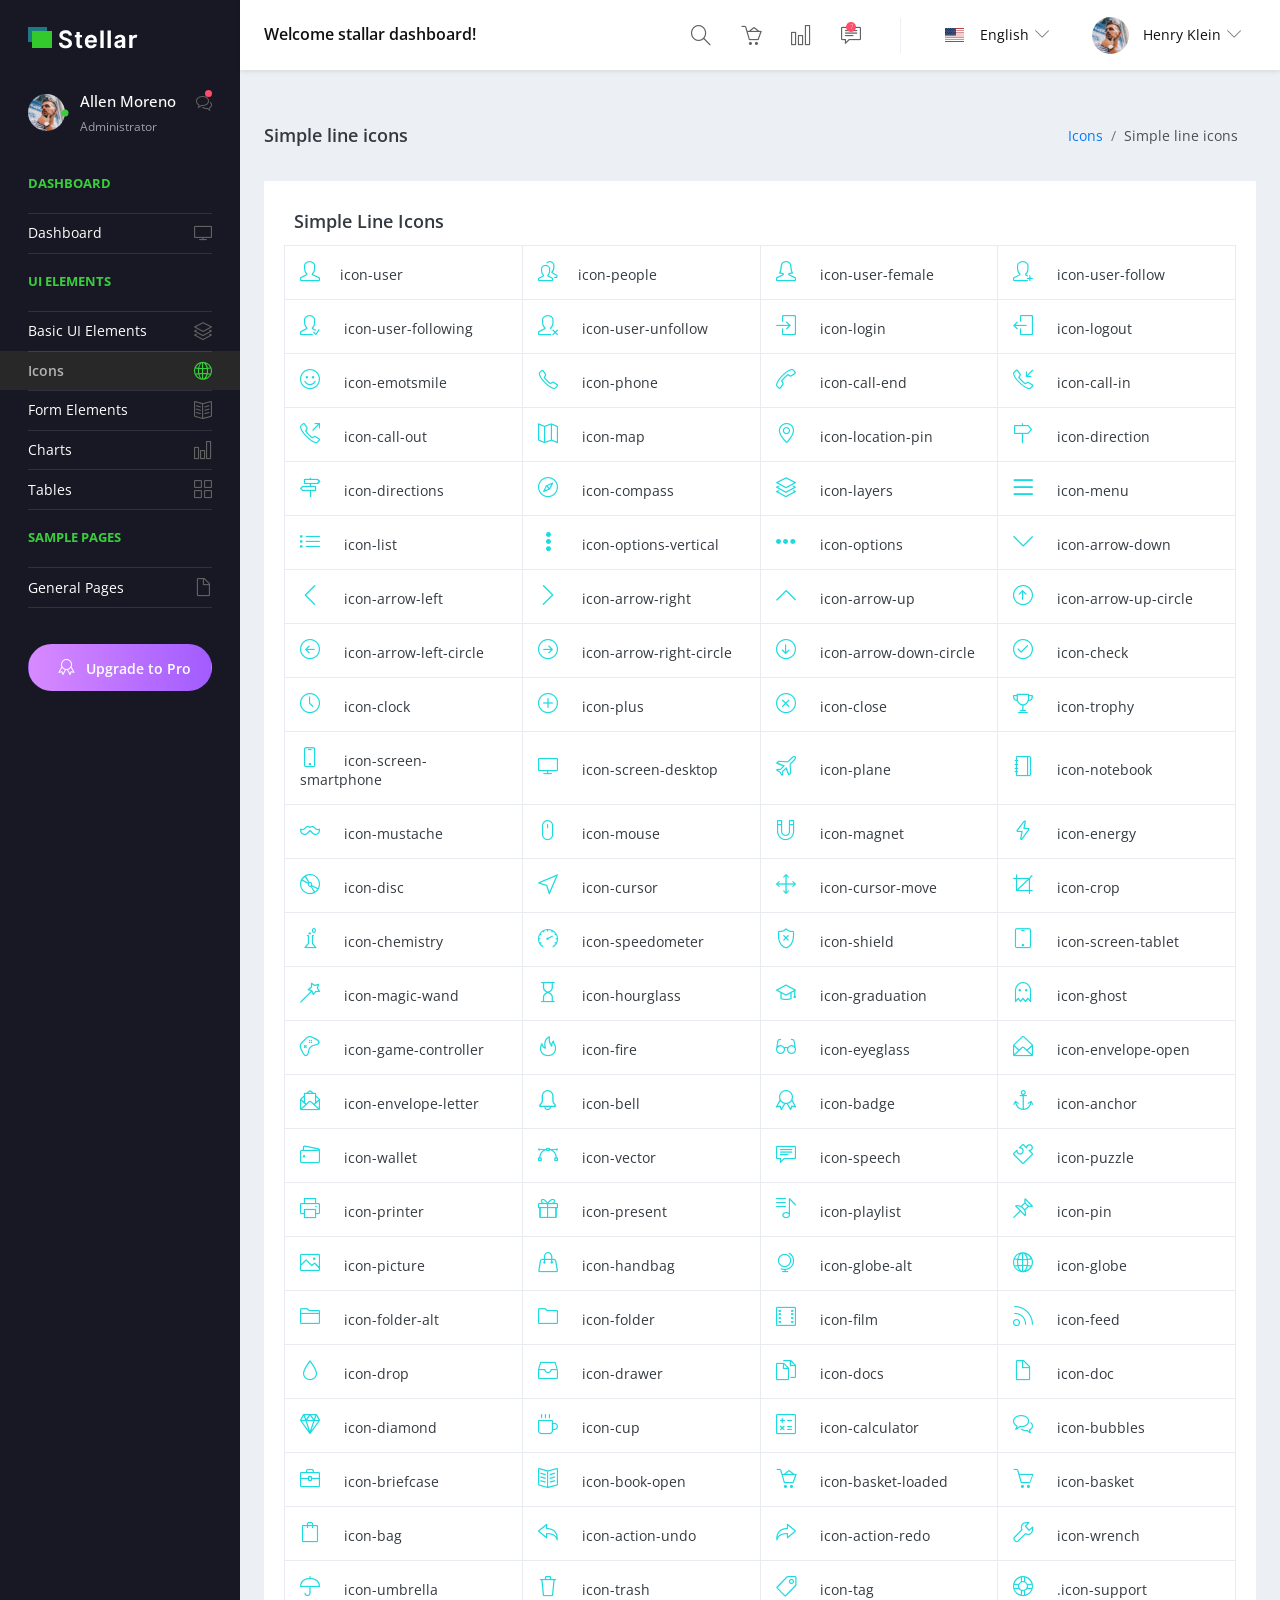
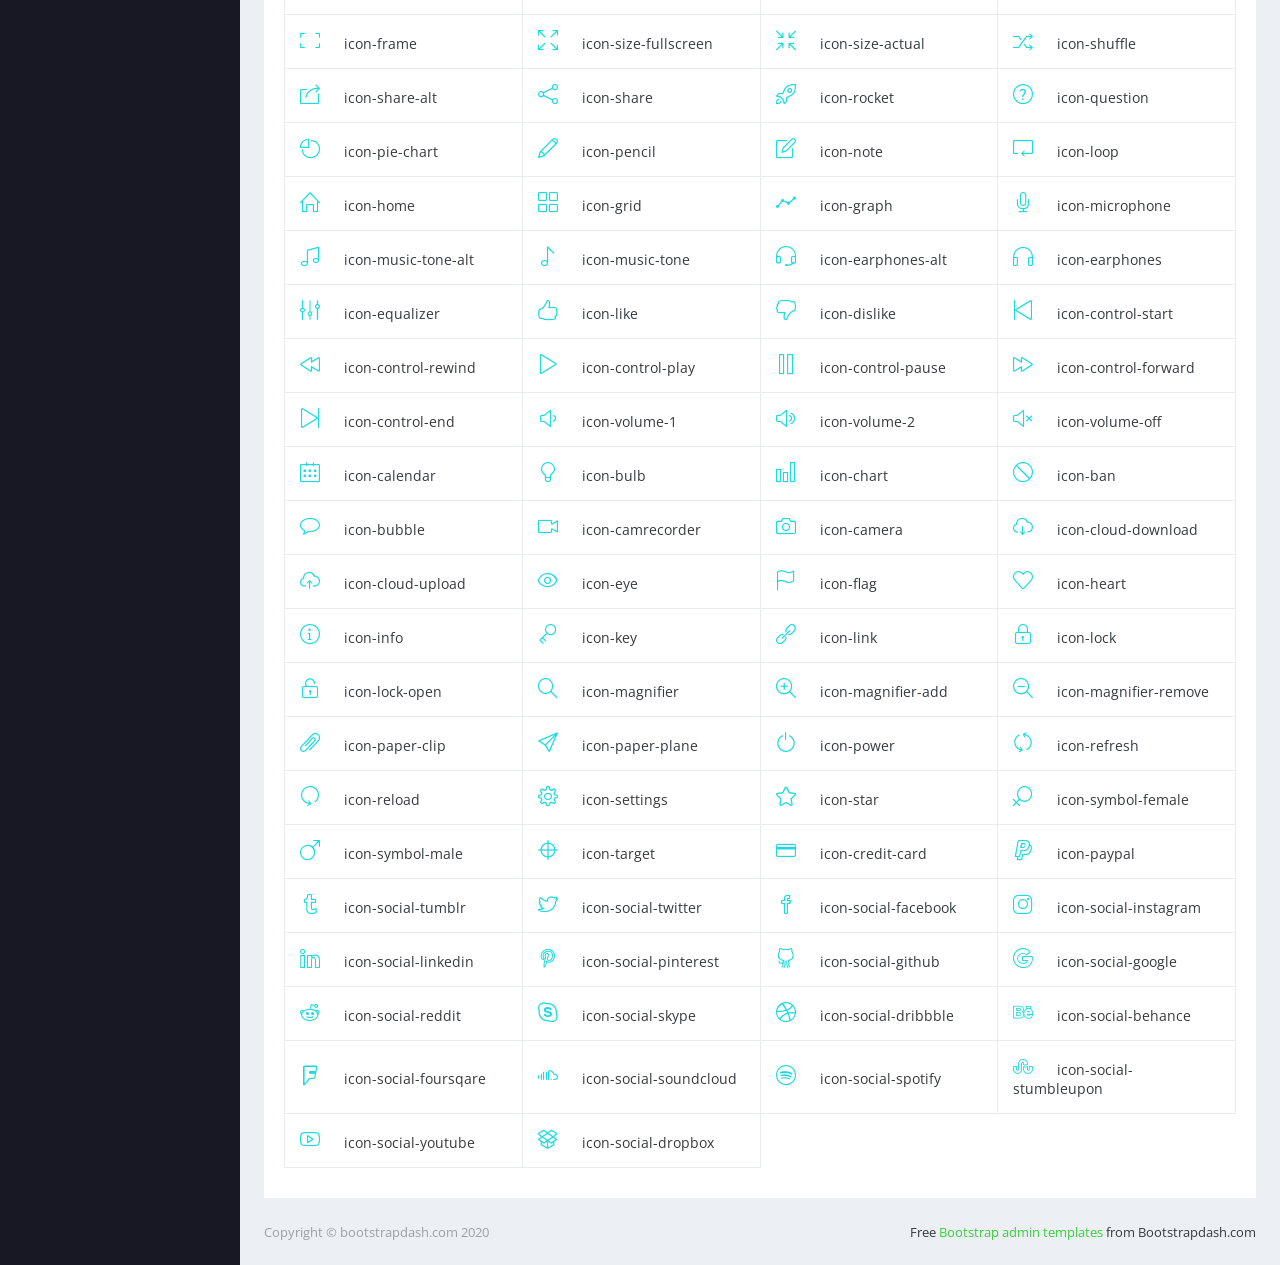
<file: Blacsys/pages/icons/simple-line-icons.html>
<!DOCTYPE html>
<html lang="en">
  <head>
    <!-- Required meta tags -->
    <meta charset="utf-8">
    <meta name="viewport" content="width=device-width, initial-scale=1, shrink-to-fit=no">
    <title>Stellar Admin</title>
    <!-- plugins:css -->
    <link rel="stylesheet" href="../../vendors/simple-line-icons/css/simple-line-icons.css">
    <link rel="stylesheet" href="../../vendors/flag-icon-css/css/flag-icon.min.css">
    <link rel="stylesheet" href="../../vendors/css/vendor.bundle.base.css">
    <!-- endinject -->
    <!-- Plugin css for this page -->
    <!-- End plugin css for this page -->
    <!-- inject:css -->
    <!-- endinject -->
    <!-- Layout styles -->
    <link rel="stylesheet" href="../../css/style.css" <!-- End layout styles -->
    <link rel="shortcut icon" href="../../images/favicon.png" />
  </head>
  <body>
    <div class="container-scroller">
      <!-- partial:../../partials/_navbar.html -->
      <nav class="navbar default-layout-navbar col-lg-12 col-12 p-0 fixed-top d-flex flex-row">
        <div class="navbar-brand-wrapper d-flex align-items-center">
          <a class="navbar-brand brand-logo" href="../../index.html">
            <img src="../../images/logo.svg" alt="logo" class="logo-dark" />
          </a>
          <a class="navbar-brand brand-logo-mini" href="../../index.html"><img src="../../images/logo-mini.svg" alt="logo" /></a>
        </div>
        <div class="navbar-menu-wrapper d-flex align-items-center flex-grow-1">
          <h5 class="mb-0 font-weight-medium d-none d-lg-flex">Welcome stallar dashboard!</h5>
          <ul class="navbar-nav navbar-nav-right ml-auto">
            <form class="search-form d-none d-md-block" action="#">
              <i class="icon-magnifier"></i>
              <input type="search" class="form-control" placeholder="Search Here" title="Search here">
            </form>
            <li class="nav-item"><a href="#" class="nav-link"><i class="icon-basket-loaded"></i></a></li>
            <li class="nav-item"><a href="#" class="nav-link"><i class="icon-chart"></i></a></li>
            <li class="nav-item dropdown">
              <a class="nav-link count-indicator message-dropdown" id="messageDropdown" href="#" data-toggle="dropdown" aria-expanded="false">
                <i class="icon-speech"></i>
                <span class="count">7</span>
              </a>
              <div class="dropdown-menu dropdown-menu-right navbar-dropdown preview-list pb-0" aria-labelledby="messageDropdown">
                <a class="dropdown-item py-3">
                  <p class="mb-0 font-weight-medium float-left">You have 7 unread mails </p>
                  <span class="badge badge-pill badge-primary float-right">View all</span>
                </a>
                <div class="dropdown-divider"></div>
                <a class="dropdown-item preview-item">
                  <div class="preview-thumbnail">
                    <img src="../../images/faces/face10.jpg" alt="image" class="img-sm profile-pic">
                  </div>
                  <div class="preview-item-content flex-grow py-2">
                    <p class="preview-subject ellipsis font-weight-medium text-dark">Marian Garner </p>
                    <p class="font-weight-light small-text"> The meeting is cancelled </p>
                  </div>
                </a>
                <a class="dropdown-item preview-item">
                  <div class="preview-thumbnail">
                    <img src="../../images/faces/face12.jpg" alt="image" class="img-sm profile-pic">
                  </div>
                  <div class="preview-item-content flex-grow py-2">
                    <p class="preview-subject ellipsis font-weight-medium text-dark">David Grey </p>
                    <p class="font-weight-light small-text"> The meeting is cancelled </p>
                  </div>
                </a>
                <a class="dropdown-item preview-item">
                  <div class="preview-thumbnail">
                    <img src="../../images/faces/face1.jpg" alt="image" class="img-sm profile-pic">
                  </div>
                  <div class="preview-item-content flex-grow py-2">
                    <p class="preview-subject ellipsis font-weight-medium text-dark">Travis Jenkins </p>
                    <p class="font-weight-light small-text"> The meeting is cancelled </p>
                  </div>
                </a>
              </div>
            </li>
            <li class="nav-item dropdown language-dropdown d-none d-sm-flex align-items-center">
              <a class="nav-link d-flex align-items-center dropdown-toggle" id="LanguageDropdown" href="#" data-toggle="dropdown" aria-expanded="false">
                <div class="d-inline-flex mr-3">
                  <i class="flag-icon flag-icon-us"></i>
                </div>
                <span class="profile-text font-weight-normal">English</span>
              </a>
              <div class="dropdown-menu dropdown-menu-left navbar-dropdown py-2" aria-labelledby="LanguageDropdown">
                <a class="dropdown-item">
                  <i class="flag-icon flag-icon-us"></i> English </a>
                <a class="dropdown-item">
                  <i class="flag-icon flag-icon-fr"></i> French </a>
                <a class="dropdown-item">
                  <i class="flag-icon flag-icon-ae"></i> Arabic </a>
                <a class="dropdown-item">
                  <i class="flag-icon flag-icon-ru"></i> Russian </a>
              </div>
            </li>
            <li class="nav-item dropdown d-none d-xl-inline-flex user-dropdown">
              <a class="nav-link dropdown-toggle" id="UserDropdown" href="#" data-toggle="dropdown" aria-expanded="false">
                <img class="img-xs rounded-circle ml-2" src="../../images/faces/face8.jpg" alt="Profile image"> <span class="font-weight-normal"> Henry Klein </span></a>
              <div class="dropdown-menu dropdown-menu-right navbar-dropdown" aria-labelledby="UserDropdown">
                <div class="dropdown-header text-center">
                  <img class="img-md rounded-circle" src="../../images/faces/face8.jpg" alt="Profile image">
                  <p class="mb-1 mt-3">Allen Moreno</p>
                  <p class="font-weight-light text-muted mb-0">allenmoreno@gmail.com</p>
                </div>
                <a class="dropdown-item"><i class="dropdown-item-icon icon-user text-primary"></i> My Profile <span class="badge badge-pill badge-danger">1</span></a>
                <a class="dropdown-item"><i class="dropdown-item-icon icon-speech text-primary"></i> Messages</a>
                <a class="dropdown-item"><i class="dropdown-item-icon icon-energy text-primary"></i> Activity</a>
                <a class="dropdown-item"><i class="dropdown-item-icon icon-question text-primary"></i> FAQ</a>
                <a class="dropdown-item"><i class="dropdown-item-icon icon-power text-primary"></i>Sign Out</a>
              </div>
            </li>
          </ul>
          <button class="navbar-toggler navbar-toggler-right d-lg-none align-self-center" type="button" data-toggle="offcanvas">
            <span class="icon-menu"></span>
          </button>
        </div>
      </nav>
      <!-- partial -->
      <div class="container-fluid page-body-wrapper">
        <!-- partial:../../partials/_sidebar.html -->
        <nav class="sidebar sidebar-offcanvas" id="sidebar">
          <ul class="nav">
            <li class="nav-item nav-profile">
              <a href="#" class="nav-link">
                <div class="profile-image">
                  <img class="img-xs rounded-circle" src="../../images/faces/face8.jpg" alt="profile image">
                  <div class="dot-indicator bg-success"></div>
                </div>
                <div class="text-wrapper">
                  <p class="profile-name">Allen Moreno</p>
                  <p class="designation">Administrator</p>
                </div>
                <div class="icon-container">
                  <i class="icon-bubbles"></i>
                  <div class="dot-indicator bg-danger"></div>
                </div>
              </a>
            </li>
            <li class="nav-item nav-category">
              <span class="nav-link">Dashboard</span>
            </li>
            <li class="nav-item">
              <a class="nav-link" href="../../index.html">
                <span class="menu-title">Dashboard</span>
                <i class="icon-screen-desktop menu-icon"></i>
              </a>
            </li>
            <li class="nav-item nav-category"><span class="nav-link">UI Elements</span></li>
            <li class="nav-item">
              <a class="nav-link" data-toggle="collapse" href="#ui-basic" aria-expanded="false" aria-controls="ui-basic">
                <span class="menu-title">Basic UI Elements</span>
                <i class="icon-layers menu-icon"></i>
              </a>
              <div class="collapse" id="ui-basic">
                <ul class="nav flex-column sub-menu">
                  <li class="nav-item"> <a class="nav-link" href="../../pages/ui-features/buttons.html">Buttons</a></li>
                  <li class="nav-item"> <a class="nav-link" href="../../pages/ui-features/typography.html">Typography</a></li>
                </ul>
              </div>
            </li>
            <li class="nav-item">
              <a class="nav-link" href="../../pages/icons/simple-line-icons.html">
                <span class="menu-title">Icons</span>
                <i class="icon-globe menu-icon"></i>
              </a>
            </li>
            <li class="nav-item">
              <a class="nav-link" href="../../pages/forms/basic_elements.html">
                <span class="menu-title">Form Elements</span>
                <i class="icon-book-open menu-icon"></i>
              </a>
            </li>
            <li class="nav-item">
              <a class="nav-link" href="../../pages/charts/chartist.html">
                <span class="menu-title">Charts</span>
                <i class="icon-chart menu-icon"></i>
              </a>
            </li>
            <li class="nav-item">
              <a class="nav-link" href="../../pages/tables/basic-table.html">
                <span class="menu-title">Tables</span>
                <i class="icon-grid menu-icon"></i>
              </a>
            </li>
            <li class="nav-item nav-category"><span class="nav-link">Sample Pages</span></li>
            <li class="nav-item">
              <a class="nav-link" data-toggle="collapse" href="#auth" aria-expanded="false" aria-controls="auth">
                <span class="menu-title">General Pages</span>
                <i class="icon-doc menu-icon"></i>
              </a>
              <div class="collapse" id="auth">
                <ul class="nav flex-column sub-menu">
                  <li class="nav-item"> <a class="nav-link" href="../../pages/samples/login.html"> Login </a></li>
                  <li class="nav-item"> <a class="nav-link" href="../../pages/samples/register.html"> Register </a></li>
                  <li class="nav-item"> <a class="nav-link" href="../../pages/samples/error-404.html"> 404 </a></li>
                  <li class="nav-item"> <a class="nav-link" href="../../pages/samples/error-500.html"> 500 </a></li>
                  <li class="nav-item"> <a class="nav-link" href="../../pages/samples/blank-page.html"> Blank Page </a></li>
                </ul>
              </div>
            </li>
            <li class="nav-item pro-upgrade">
              <span class="nav-link">
                <a class="btn btn-block px-0 btn-rounded btn-upgrade" href="https://www.bootstrapdash.com/product/stellar-admin-template/" target="_blank"> <i class="icon-badge mx-2"></i> Upgrade to Pro</a>
              </span>
            </li>
          </ul>
        </nav>
        <!-- partial -->
        <div class="main-panel">
          <div class="content-wrapper">
            <div class="page-header">
              <h3 class="page-title"> Simple line icons </h3>
              <nav aria-label="breadcrumb">
                <ol class="breadcrumb">
                  <li class="breadcrumb-item"><a href="#">Icons</a></li>
                  <li class="breadcrumb-item active" aria-current="page">Simple line icons</li>
                </ol>
              </nav>
            </div>
            <div class="row">
              <div class="col-lg-12 grid-margin">
                <div class="card">
                  <div class="card-body">
                    <h4 class="card-title">Simple line icons</h4>
                    <div class="icons-list row">
                      <div class="col-sm-6 col-md-4 col-lg-3">
                        <div class="preview"> <i class="icon-user"></i>icon-user </div>
                      </div>
                      <div class="col-sm-6 col-md-4 col-lg-3">
                        <div class="preview"> <i class="icon-people"></i>icon-people </div>
                      </div>
                      <div class="col-sm-6 col-md-4 col-lg-3">
                        <div class="preview"> <i class="icon-user-female"></i> icon-user-female </div>
                      </div>
                      <div class="col-sm-6 col-md-4 col-lg-3">
                        <div class="preview"> <i class="icon-user-follow"></i> icon-user-follow </div>
                      </div>
                      <div class="col-sm-6 col-md-4 col-lg-3">
                        <div class="preview"> <i class="icon-user-following"></i> icon-user-following </div>
                      </div>
                      <div class="col-sm-6 col-md-4 col-lg-3">
                        <div class="preview"> <i class="icon-user-unfollow"></i> icon-user-unfollow </div>
                      </div>
                      <div class="col-sm-6 col-md-4 col-lg-3">
                        <div class="preview"> <i class="icon-login"></i> icon-login </div>
                      </div>
                      <div class="col-sm-6 col-md-4 col-lg-3">
                        <div class="preview"> <i class="icon-logout"></i> icon-logout </div>
                      </div>
                      <div class="col-sm-6 col-md-4 col-lg-3">
                        <div class="preview"> <i class="icon-emotsmile"></i> icon-emotsmile </div>
                      </div>
                      <div class="col-sm-6 col-md-4 col-lg-3">
                        <div class="preview"> <i class="icon-phone"></i> icon-phone </div>
                      </div>
                      <div class="col-sm-6 col-md-4 col-lg-3">
                        <div class="preview"> <i class="icon-call-end"></i> icon-call-end </div>
                      </div>
                      <div class="col-sm-6 col-md-4 col-lg-3">
                        <div class="preview"> <i class="icon-call-in"></i> icon-call-in </div>
                      </div>
                      <div class="col-sm-6 col-md-4 col-lg-3">
                        <div class="preview"> <i class="icon-call-out"></i> icon-call-out </div>
                      </div>
                      <div class="col-sm-6 col-md-4 col-lg-3">
                        <div class="preview"> <i class="icon-map"></i> icon-map </div>
                      </div>
                      <div class="col-sm-6 col-md-4 col-lg-3">
                        <div class="preview"> <i class="icon-location-pin"></i> icon-location-pin </div>
                      </div>
                      <div class="col-sm-6 col-md-4 col-lg-3">
                        <div class="preview"> <i class="icon-direction"></i> icon-direction </div>
                      </div>
                      <div class="col-sm-6 col-md-4 col-lg-3">
                        <div class="preview"> <i class="icon-directions"></i> icon-directions </div>
                      </div>
                      <div class="col-sm-6 col-md-4 col-lg-3">
                        <div class="preview"> <i class="icon-compass"></i> icon-compass </div>
                      </div>
                      <div class="col-sm-6 col-md-4 col-lg-3">
                        <div class="preview"> <i class="icon-layers"></i> icon-layers </div>
                      </div>
                      <div class="col-sm-6 col-md-4 col-lg-3">
                        <div class="preview"> <i class="icon-menu"></i> icon-menu </div>
                      </div>
                      <div class="col-sm-6 col-md-4 col-lg-3">
                        <div class="preview"> <i class="icon-list"></i> icon-list </div>
                      </div>
                      <div class="col-sm-6 col-md-4 col-lg-3">
                        <div class="preview"> <i class="icon-options-vertical"></i> icon-options-vertical </div>
                      </div>
                      <div class="col-sm-6 col-md-4 col-lg-3">
                        <div class="preview"> <i class="icon-options"></i> icon-options </div>
                      </div>
                      <div class="col-sm-6 col-md-4 col-lg-3">
                        <div class="preview"> <i class="icon-arrow-down"></i> icon-arrow-down </div>
                      </div>
                      <div class="col-sm-6 col-md-4 col-lg-3">
                        <div class="preview"> <i class="icon-arrow-left"></i> icon-arrow-left </div>
                      </div>
                      <div class="col-sm-6 col-md-4 col-lg-3">
                        <div class="preview"> <i class="icon-arrow-right"></i> icon-arrow-right </div>
                      </div>
                      <div class="col-sm-6 col-md-4 col-lg-3">
                        <div class="preview"> <i class="icon-arrow-up"></i> icon-arrow-up </div>
                      </div>
                      <div class="col-sm-6 col-md-4 col-lg-3">
                        <div class="preview"> <i class="icon-arrow-up-circle"></i> icon-arrow-up-circle </div>
                      </div>
                      <div class="col-sm-6 col-md-4 col-lg-3">
                        <div class="preview"> <i class="icon-arrow-left-circle"></i> icon-arrow-left-circle </div>
                      </div>
                      <div class="col-sm-6 col-md-4 col-lg-3">
                        <div class="preview"> <i class="icon-arrow-right-circle"></i> icon-arrow-right-circle </div>
                      </div>
                      <div class="col-sm-6 col-md-4 col-lg-3">
                        <div class="preview"> <i class="icon-arrow-down-circle"></i> icon-arrow-down-circle </div>
                      </div>
                      <div class="col-sm-6 col-md-4 col-lg-3">
                        <div class="preview"> <i class="icon-check"></i> icon-check </div>
                      </div>
                      <div class="col-sm-6 col-md-4 col-lg-3">
                        <div class="preview"> <i class="icon-clock"></i> icon-clock </div>
                      </div>
                      <div class="col-sm-6 col-md-4 col-lg-3">
                        <div class="preview"> <i class="icon-plus"></i> icon-plus </div>
                      </div>
                      <div class="col-sm-6 col-md-4 col-lg-3">
                        <div class="preview"> <i class="icon-close"></i> icon-close </div>
                      </div>
                      <div class="col-sm-6 col-md-4 col-lg-3">
                        <div class="preview"> <i class="icon-trophy"></i> icon-trophy </div>
                      </div>
                      <div class="col-sm-6 col-md-4 col-lg-3">
                        <div class="preview"> <i class="icon-screen-smartphone"></i> icon-screen-smartphone </div>
                      </div>
                      <div class="col-sm-6 col-md-4 col-lg-3">
                        <div class="preview"> <i class="icon-screen-desktop"></i> icon-screen-desktop </div>
                      </div>
                      <div class="col-sm-6 col-md-4 col-lg-3">
                        <div class="preview"> <i class="icon-plane"></i> icon-plane </div>
                      </div>
                      <div class="col-sm-6 col-md-4 col-lg-3">
                        <div class="preview"> <i class="icon-notebook"></i> icon-notebook </div>
                      </div>
                      <div class="col-sm-6 col-md-4 col-lg-3">
                        <div class="preview"> <i class="icon-mustache"></i> icon-mustache </div>
                      </div>
                      <div class="col-sm-6 col-md-4 col-lg-3">
                        <div class="preview"> <i class="icon-mouse"></i> icon-mouse </div>
                      </div>
                      <div class="col-sm-6 col-md-4 col-lg-3">
                        <div class="preview"> <i class="icon-magnet"></i> icon-magnet </div>
                      </div>
                      <div class="col-sm-6 col-md-4 col-lg-3">
                        <div class="preview"> <i class="icon-energy"></i> icon-energy </div>
                      </div>
                      <div class="col-sm-6 col-md-4 col-lg-3">
                        <div class="preview"> <i class="icon-disc"></i> icon-disc </div>
                      </div>
                      <div class="col-sm-6 col-md-4 col-lg-3">
                        <div class="preview"> <i class="icon-cursor"></i> icon-cursor </div>
                      </div>
                      <div class="col-sm-6 col-md-4 col-lg-3">
                        <div class="preview"> <i class="icon-cursor-move"></i> icon-cursor-move </div>
                      </div>
                      <div class="col-sm-6 col-md-4 col-lg-3">
                        <div class="preview"> <i class="icon-crop"></i> icon-crop </div>
                      </div>
                      <div class="col-sm-6 col-md-4 col-lg-3">
                        <div class="preview"> <i class="icon-chemistry"></i> icon-chemistry </div>
                      </div>
                      <div class="col-sm-6 col-md-4 col-lg-3">
                        <div class="preview"> <i class="icon-speedometer"></i> icon-speedometer </div>
                      </div>
                      <div class="col-sm-6 col-md-4 col-lg-3">
                        <div class="preview"> <i class="icon-shield"></i> icon-shield </div>
                      </div>
                      <div class="col-sm-6 col-md-4 col-lg-3">
                        <div class="preview"> <i class="icon-screen-tablet"></i> icon-screen-tablet </div>
                      </div>
                      <div class="col-sm-6 col-md-4 col-lg-3">
                        <div class="preview"> <i class="icon-magic-wand"></i> icon-magic-wand </div>
                      </div>
                      <div class="col-sm-6 col-md-4 col-lg-3">
                        <div class="preview"> <i class="icon-hourglass"></i> icon-hourglass </div>
                      </div>
                      <div class="col-sm-6 col-md-4 col-lg-3">
                        <div class="preview"> <i class="icon-graduation"></i> icon-graduation </div>
                      </div>
                      <div class="col-sm-6 col-md-4 col-lg-3">
                        <div class="preview"> <i class="icon-ghost"></i> icon-ghost </div>
                      </div>
                      <div class="col-sm-6 col-md-4 col-lg-3">
                        <div class="preview"> <i class="icon-game-controller"></i> icon-game-controller </div>
                      </div>
                      <div class="col-sm-6 col-md-4 col-lg-3">
                        <div class="preview"> <i class="icon-fire"></i> icon-fire </div>
                      </div>
                      <div class="col-sm-6 col-md-4 col-lg-3">
                        <div class="preview"> <i class="icon-eyeglass"></i> icon-eyeglass </div>
                      </div>
                      <div class="col-sm-6 col-md-4 col-lg-3">
                        <div class="preview"> <i class="icon-envelope-open"></i> icon-envelope-open </div>
                      </div>
                      <div class="col-sm-6 col-md-4 col-lg-3">
                        <div class="preview"> <i class="icon-envelope-letter"></i> icon-envelope-letter </div>
                      </div>
                      <div class="col-sm-6 col-md-4 col-lg-3">
                        <div class="preview"> <i class="icon-bell"></i> icon-bell </div>
                      </div>
                      <div class="col-sm-6 col-md-4 col-lg-3">
                        <div class="preview"> <i class="icon-badge"></i> icon-badge </div>
                      </div>
                      <div class="col-sm-6 col-md-4 col-lg-3">
                        <div class="preview"> <i class="icon-anchor"></i> icon-anchor </div>
                      </div>
                      <div class="col-sm-6 col-md-4 col-lg-3">
                        <div class="preview"> <i class="icon-wallet"></i> icon-wallet </div>
                      </div>
                      <div class="col-sm-6 col-md-4 col-lg-3">
                        <div class="preview"> <i class="icon-vector"></i> icon-vector </div>
                      </div>
                      <div class="col-sm-6 col-md-4 col-lg-3">
                        <div class="preview"> <i class="icon-speech"></i> icon-speech </div>
                      </div>
                      <div class="col-sm-6 col-md-4 col-lg-3">
                        <div class="preview"> <i class="icon-puzzle"></i> icon-puzzle </div>
                      </div>
                      <div class="col-sm-6 col-md-4 col-lg-3">
                        <div class="preview"> <i class="icon-printer"></i> icon-printer </div>
                      </div>
                      <div class="col-sm-6 col-md-4 col-lg-3">
                        <div class="preview"> <i class="icon-present"></i> icon-present </div>
                      </div>
                      <div class="col-sm-6 col-md-4 col-lg-3">
                        <div class="preview"> <i class="icon-playlist"></i> icon-playlist </div>
                      </div>
                      <div class="col-sm-6 col-md-4 col-lg-3">
                        <div class="preview"> <i class="icon-pin"></i> icon-pin </div>
                      </div>
                      <div class="col-sm-6 col-md-4 col-lg-3">
                        <div class="preview"> <i class="icon-picture"></i> icon-picture </div>
                      </div>
                      <div class="col-sm-6 col-md-4 col-lg-3">
                        <div class="preview"> <i class="icon-handbag"></i> icon-handbag </div>
                      </div>
                      <div class="col-sm-6 col-md-4 col-lg-3">
                        <div class="preview"> <i class="icon-globe-alt"></i> icon-globe-alt </div>
                      </div>
                      <div class="col-sm-6 col-md-4 col-lg-3">
                        <div class="preview"> <i class="icon-globe"></i> icon-globe </div>
                      </div>
                      <div class="col-sm-6 col-md-4 col-lg-3">
                        <div class="preview"> <i class="icon-folder-alt"></i> icon-folder-alt </div>
                      </div>
                      <div class="col-sm-6 col-md-4 col-lg-3">
                        <div class="preview"> <i class="icon-folder"></i> icon-folder </div>
                      </div>
                      <div class="col-sm-6 col-md-4 col-lg-3">
                        <div class="preview"> <i class="icon-film"></i> icon-film </div>
                      </div>
                      <div class="col-sm-6 col-md-4 col-lg-3">
                        <div class="preview"> <i class="icon-feed"></i> icon-feed </div>
                      </div>
                      <div class="col-sm-6 col-md-4 col-lg-3">
                        <div class="preview"> <i class="icon-drop"></i> icon-drop </div>
                      </div>
                      <div class="col-sm-6 col-md-4 col-lg-3">
                        <div class="preview"> <i class="icon-drawer"></i> icon-drawer </div>
                      </div>
                      <div class="col-sm-6 col-md-4 col-lg-3">
                        <div class="preview"> <i class="icon-docs"></i> icon-docs </div>
                      </div>
                      <div class="col-sm-6 col-md-4 col-lg-3">
                        <div class="preview"> <i class="icon-doc"></i> icon-doc </div>
                      </div>
                      <div class="col-sm-6 col-md-4 col-lg-3">
                        <div class="preview"> <i class="icon-diamond"></i> icon-diamond </div>
                      </div>
                      <div class="col-sm-6 col-md-4 col-lg-3">
                        <div class="preview"> <i class="icon-cup"></i> icon-cup </div>
                      </div>
                      <div class="col-sm-6 col-md-4 col-lg-3">
                        <div class="preview"> <i class="icon-calculator"></i> icon-calculator </div>
                      </div>
                      <div class="col-sm-6 col-md-4 col-lg-3">
                        <div class="preview"> <i class="icon-bubbles"></i> icon-bubbles </div>
                      </div>
                      <div class="col-sm-6 col-md-4 col-lg-3">
                        <div class="preview"> <i class="icon-briefcase"></i> icon-briefcase </div>
                      </div>
                      <div class="col-sm-6 col-md-4 col-lg-3">
                        <div class="preview"> <i class="icon-book-open"></i> icon-book-open </div>
                      </div>
                      <div class="col-sm-6 col-md-4 col-lg-3">
                        <div class="preview"> <i class="icon-basket-loaded"></i> icon-basket-loaded </div>
                      </div>
                      <div class="col-sm-6 col-md-4 col-lg-3">
                        <div class="preview"> <i class="icon-basket"></i> icon-basket </div>
                      </div>
                      <div class="col-sm-6 col-md-4 col-lg-3">
                        <div class="preview"> <i class="icon-bag"></i> icon-bag </div>
                      </div>
                      <div class="col-sm-6 col-md-4 col-lg-3">
                        <div class="preview"> <i class="icon-action-undo"></i> icon-action-undo </div>
                      </div>
                      <div class="col-sm-6 col-md-4 col-lg-3">
                        <div class="preview"> <i class="icon-action-redo"></i> icon-action-redo </div>
                      </div>
                      <div class="col-sm-6 col-md-4 col-lg-3">
                        <div class="preview"> <i class="icon-wrench"></i> icon-wrench </div>
                      </div>
                      <div class="col-sm-6 col-md-4 col-lg-3">
                        <div class="preview"> <i class="icon-umbrella"></i> icon-umbrella </div>
                      </div>
                      <div class="col-sm-6 col-md-4 col-lg-3">
                        <div class="preview"> <i class="icon-trash"></i> icon-trash </div>
                      </div>
                      <div class="col-sm-6 col-md-4 col-lg-3">
                        <div class="preview"> <i class="icon-tag"></i> icon-tag </div>
                      </div>
                      <div class="col-sm-6 col-md-4 col-lg-3">
                        <div class="preview"> <i class="icon-support"></i> .icon-support </div>
                      </div>
                      <div class="col-sm-6 col-md-4 col-lg-3">
                        <div class="preview"> <i class="icon-frame"></i> icon-frame </div>
                      </div>
                      <div class="col-sm-6 col-md-4 col-lg-3">
                        <div class="preview"> <i class="icon-size-fullscreen"></i> icon-size-fullscreen </div>
                      </div>
                      <div class="col-sm-6 col-md-4 col-lg-3">
                        <div class="preview"> <i class="icon-size-actual"></i> icon-size-actual </div>
                      </div>
                      <div class="col-sm-6 col-md-4 col-lg-3">
                        <div class="preview"> <i class="icon-shuffle"></i> icon-shuffle </div>
                      </div>
                      <div class="col-sm-6 col-md-4 col-lg-3">
                        <div class="preview"> <i class="icon-share-alt"></i> icon-share-alt </div>
                      </div>
                      <div class="col-sm-6 col-md-4 col-lg-3">
                        <div class="preview"> <i class="icon-share"></i> icon-share </div>
                      </div>
                      <div class="col-sm-6 col-md-4 col-lg-3">
                        <div class="preview"> <i class="icon-rocket"></i> icon-rocket </div>
                      </div>
                      <div class="col-sm-6 col-md-4 col-lg-3">
                        <div class="preview"> <i class="icon-question"></i> icon-question </div>
                      </div>
                      <div class="col-sm-6 col-md-4 col-lg-3">
                        <div class="preview"> <i class="icon-pie-chart"></i> icon-pie-chart </div>
                      </div>
                      <div class="col-sm-6 col-md-4 col-lg-3">
                        <div class="preview"> <i class="icon-pencil"></i> icon-pencil </div>
                      </div>
                      <div class="col-sm-6 col-md-4 col-lg-3">
                        <div class="preview"> <i class="icon-note"></i> icon-note </div>
                      </div>
                      <div class="col-sm-6 col-md-4 col-lg-3">
                        <div class="preview"> <i class="icon-loop"></i> icon-loop </div>
                      </div>
                      <div class="col-sm-6 col-md-4 col-lg-3">
                        <div class="preview"> <i class="icon-home"></i> icon-home </div>
                      </div>
                      <div class="col-sm-6 col-md-4 col-lg-3">
                        <div class="preview"> <i class="icon-grid"></i> icon-grid </div>
                      </div>
                      <div class="col-sm-6 col-md-4 col-lg-3">
                        <div class="preview"> <i class="icon-graph"></i> icon-graph </div>
                      </div>
                      <div class="col-sm-6 col-md-4 col-lg-3">
                        <div class="preview"> <i class="icon-microphone"></i> icon-microphone </div>
                      </div>
                      <div class="col-sm-6 col-md-4 col-lg-3">
                        <div class="preview"> <i class="icon-music-tone-alt"></i> icon-music-tone-alt </div>
                      </div>
                      <div class="col-sm-6 col-md-4 col-lg-3">
                        <div class="preview"> <i class="icon-music-tone"></i> icon-music-tone </div>
                      </div>
                      <div class="col-sm-6 col-md-4 col-lg-3">
                        <div class="preview"> <i class="icon-earphones-alt"></i> icon-earphones-alt </div>
                      </div>
                      <div class="col-sm-6 col-md-4 col-lg-3">
                        <div class="preview"> <i class="icon-earphones"></i> icon-earphones </div>
                      </div>
                      <div class="col-sm-6 col-md-4 col-lg-3">
                        <div class="preview"> <i class="icon-equalizer"></i> icon-equalizer </div>
                      </div>
                      <div class="col-sm-6 col-md-4 col-lg-3">
                        <div class="preview"> <i class="icon-like"></i> icon-like </div>
                      </div>
                      <div class="col-sm-6 col-md-4 col-lg-3">
                        <div class="preview"> <i class="icon-dislike"></i> icon-dislike </div>
                      </div>
                      <div class="col-sm-6 col-md-4 col-lg-3">
                        <div class="preview"> <i class="icon-control-start"></i> icon-control-start </div>
                      </div>
                      <div class="col-sm-6 col-md-4 col-lg-3">
                        <div class="preview"> <i class="icon-control-rewind"></i> icon-control-rewind </div>
                      </div>
                      <div class="col-sm-6 col-md-4 col-lg-3">
                        <div class="preview"> <i class="icon-control-play"></i> icon-control-play </div>
                      </div>
                      <div class="col-sm-6 col-md-4 col-lg-3">
                        <div class="preview"> <i class="icon-control-pause"></i> icon-control-pause </div>
                      </div>
                      <div class="col-sm-6 col-md-4 col-lg-3">
                        <div class="preview"> <i class="icon-control-forward"></i> icon-control-forward </div>
                      </div>
                      <div class="col-sm-6 col-md-4 col-lg-3">
                        <div class="preview"> <i class="icon-control-end"></i> icon-control-end </div>
                      </div>
                      <div class="col-sm-6 col-md-4 col-lg-3">
                        <div class="preview"> <i class="icon-volume-1"></i> icon-volume-1 </div>
                      </div>
                      <div class="col-sm-6 col-md-4 col-lg-3">
                        <div class="preview"> <i class="icon-volume-2"></i> icon-volume-2 </div>
                      </div>
                      <div class="col-sm-6 col-md-4 col-lg-3">
                        <div class="preview"> <i class="icon-volume-off"></i> icon-volume-off </div>
                      </div>
                      <div class="col-sm-6 col-md-4 col-lg-3">
                        <div class="preview"> <i class="icon-calendar"></i> icon-calendar </div>
                      </div>
                      <div class="col-sm-6 col-md-4 col-lg-3">
                        <div class="preview"> <i class="icon-bulb"></i> icon-bulb </div>
                      </div>
                      <div class="col-sm-6 col-md-4 col-lg-3">
                        <div class="preview"> <i class="icon-chart"></i> icon-chart </div>
                      </div>
                      <div class="col-sm-6 col-md-4 col-lg-3">
                        <div class="preview"> <i class="icon-ban"></i> icon-ban </div>
                      </div>
                      <div class="col-sm-6 col-md-4 col-lg-3">
                        <div class="preview"> <i class="icon-bubble"></i> icon-bubble </div>
                      </div>
                      <div class="col-sm-6 col-md-4 col-lg-3">
                        <div class="preview"> <i class="icon-camrecorder"></i> icon-camrecorder </div>
                      </div>
                      <div class="col-sm-6 col-md-4 col-lg-3">
                        <div class="preview"> <i class="icon-camera"></i> icon-camera </div>
                      </div>
                      <div class="col-sm-6 col-md-4 col-lg-3">
                        <div class="preview"> <i class="icon-cloud-download"></i> icon-cloud-download </div>
                      </div>
                      <div class="col-sm-6 col-md-4 col-lg-3">
                        <div class="preview"> <i class="icon-cloud-upload"></i> icon-cloud-upload </div>
                      </div>
                      <div class="col-sm-6 col-md-4 col-lg-3">
                        <div class="preview"> <i class="icon-eye"></i> icon-eye </div>
                      </div>
                      <div class="col-sm-6 col-md-4 col-lg-3">
                        <div class="preview"> <i class="icon-flag"></i> icon-flag </div>
                      </div>
                      <div class="col-sm-6 col-md-4 col-lg-3">
                        <div class="preview"> <i class="icon-heart"></i> icon-heart </div>
                      </div>
                      <div class="col-sm-6 col-md-4 col-lg-3">
                        <div class="preview"> <i class="icon-info"></i> icon-info </div>
                      </div>
                      <div class="col-sm-6 col-md-4 col-lg-3">
                        <div class="preview"> <i class="icon-key"></i> icon-key </div>
                      </div>
                      <div class="col-sm-6 col-md-4 col-lg-3">
                        <div class="preview"> <i class="icon-link"></i> icon-link </div>
                      </div>
                      <div class="col-sm-6 col-md-4 col-lg-3">
                        <div class="preview"> <i class="icon-lock"></i> icon-lock </div>
                      </div>
                      <div class="col-sm-6 col-md-4 col-lg-3">
                        <div class="preview"> <i class="icon-lock-open"></i> icon-lock-open </div>
                      </div>
                      <div class="col-sm-6 col-md-4 col-lg-3">
                        <div class="preview"> <i class="icon-magnifier"></i> icon-magnifier </div>
                      </div>
                      <div class="col-sm-6 col-md-4 col-lg-3">
                        <div class="preview"> <i class="icon-magnifier-add"></i> icon-magnifier-add </div>
                      </div>
                      <div class="col-sm-6 col-md-4 col-lg-3">
                        <div class="preview"> <i class="icon-magnifier-remove"></i> icon-magnifier-remove </div>
                      </div>
                      <div class="col-sm-6 col-md-4 col-lg-3">
                        <div class="preview"> <i class="icon-paper-clip"></i> icon-paper-clip </div>
                      </div>
                      <div class="col-sm-6 col-md-4 col-lg-3">
                        <div class="preview"> <i class="icon-paper-plane"></i> icon-paper-plane </div>
                      </div>
                      <div class="col-sm-6 col-md-4 col-lg-3">
                        <div class="preview"> <i class="icon-power"></i> icon-power </div>
                      </div>
                      <div class="col-sm-6 col-md-4 col-lg-3">
                        <div class="preview"> <i class="icon-refresh"></i> icon-refresh </div>
                      </div>
                      <div class="col-sm-6 col-md-4 col-lg-3">
                        <div class="preview"> <i class="icon-reload"></i> icon-reload </div>
                      </div>
                      <div class="col-sm-6 col-md-4 col-lg-3">
                        <div class="preview"> <i class="icon-settings"></i> icon-settings </div>
                      </div>
                      <div class="col-sm-6 col-md-4 col-lg-3">
                        <div class="preview"> <i class="icon-star"></i> icon-star </div>
                      </div>
                      <div class="col-sm-6 col-md-4 col-lg-3">
                        <div class="preview"> <i class="icon-symbol-female"></i> icon-symbol-female </div>
                      </div>
                      <div class="col-sm-6 col-md-4 col-lg-3">
                        <div class="preview"> <i class="icon-symbol-male"></i> icon-symbol-male </div>
                      </div>
                      <div class="col-sm-6 col-md-4 col-lg-3">
                        <div class="preview"> <i class="icon-target"></i> icon-target </div>
                      </div>
                      <div class="col-sm-6 col-md-4 col-lg-3">
                        <div class="preview"> <i class="icon-credit-card"></i> icon-credit-card </div>
                      </div>
                      <div class="col-sm-6 col-md-4 col-lg-3">
                        <div class="preview"> <i class="icon-paypal"></i> icon-paypal </div>
                      </div>
                      <div class="col-sm-6 col-md-4 col-lg-3">
                        <div class="preview"> <i class="icon-social-tumblr"></i> icon-social-tumblr </div>
                      </div>
                      <div class="col-sm-6 col-md-4 col-lg-3">
                        <div class="preview"> <i class="icon-social-twitter"></i> icon-social-twitter </div>
                      </div>
                      <div class="col-sm-6 col-md-4 col-lg-3">
                        <div class="preview"> <i class="icon-social-facebook"></i> icon-social-facebook </div>
                      </div>
                      <div class="col-sm-6 col-md-4 col-lg-3">
                        <div class="preview"> <i class="icon-social-instagram"></i> icon-social-instagram </div>
                      </div>
                      <div class="col-sm-6 col-md-4 col-lg-3">
                        <div class="preview"> <i class="icon-social-linkedin"></i> icon-social-linkedin </div>
                      </div>
                      <div class="col-sm-6 col-md-4 col-lg-3">
                        <div class="preview"> <i class="icon-social-pinterest"></i> icon-social-pinterest </div>
                      </div>
                      <div class="col-sm-6 col-md-4 col-lg-3">
                        <div class="preview"> <i class="icon-social-github"></i> icon-social-github </div>
                      </div>
                      <div class="col-sm-6 col-md-4 col-lg-3">
                        <div class="preview"> <i class="icon-social-google"></i> icon-social-google </div>
                      </div>
                      <div class="col-sm-6 col-md-4 col-lg-3">
                        <div class="preview"> <i class="icon-social-reddit"></i> icon-social-reddit </div>
                      </div>
                      <div class="col-sm-6 col-md-4 col-lg-3">
                        <div class="preview"> <i class="icon-social-skype"></i> icon-social-skype </div>
                      </div>
                      <div class="col-sm-6 col-md-4 col-lg-3">
                        <div class="preview"> <i class="icon-social-dribbble"></i> icon-social-dribbble </div>
                      </div>
                      <div class="col-sm-6 col-md-4 col-lg-3">
                        <div class="preview"> <i class="icon-social-behance"></i> icon-social-behance </div>
                      </div>
                      <div class="col-sm-6 col-md-4 col-lg-3">
                        <div class="preview"> <i class="icon-social-foursqare"></i> icon-social-foursqare </div>
                      </div>
                      <div class="col-sm-6 col-md-4 col-lg-3">
                        <div class="preview"> <i class="icon-social-soundcloud"></i> icon-social-soundcloud </div>
                      </div>
                      <div class="col-sm-6 col-md-4 col-lg-3">
                        <div class="preview"> <i class="icon-social-spotify"></i> icon-social-spotify </div>
                      </div>
                      <div class="col-sm-6 col-md-4 col-lg-3">
                        <div class="preview"> <i class="icon-social-stumbleupon"></i> icon-social-stumbleupon </div>
                      </div>
                      <div class="col-sm-6 col-md-4 col-lg-3">
                        <div class="preview"> <i class="icon-social-youtube"></i> icon-social-youtube </div>
                      </div>
                      <div class="col-sm-6 col-md-4 col-lg-3">
                        <div class="preview"> <i class="icon-social-dropbox"></i> icon-social-dropbox </div>
                      </div>
                    </div>
                  </div>
                </div>
              </div>
            </div>
          </div>
          <!-- partial:../../partials/_footer.html -->
          <footer class="footer">
            <div class="d-sm-flex justify-content-center justify-content-sm-between">
              <span class="text-muted d-block text-center text-sm-left d-sm-inline-block">Copyright © bootstrapdash.com 2020</span>
              <span class="float-none float-sm-right d-block mt-1 mt-sm-0 text-center"> Free <a href="https://www.bootstrapdash.com/bootstrap-admin-template/" target="_blank">Bootstrap admin templates</a> from Bootstrapdash.com</span>
            </div>
          </footer>
          <!-- partial -->
        </div>
      </div>
    </div>
    <!-- plugins:js -->
    <script src="../../vendors/js/vendor.bundle.base.js"></script>
    <!-- endinject -->
    <!-- Plugin js for this page -->
    <!-- End plugin js for this page -->
    <!-- inject:js -->
    <script src="../../js/off-canvas.js"></script>
    <script src="../../js/misc.js"></script>
    <!-- endinject -->
    <!-- Custom js for this page -->
    <!-- End custom js for this page -->
  </body>
</html>
</file>
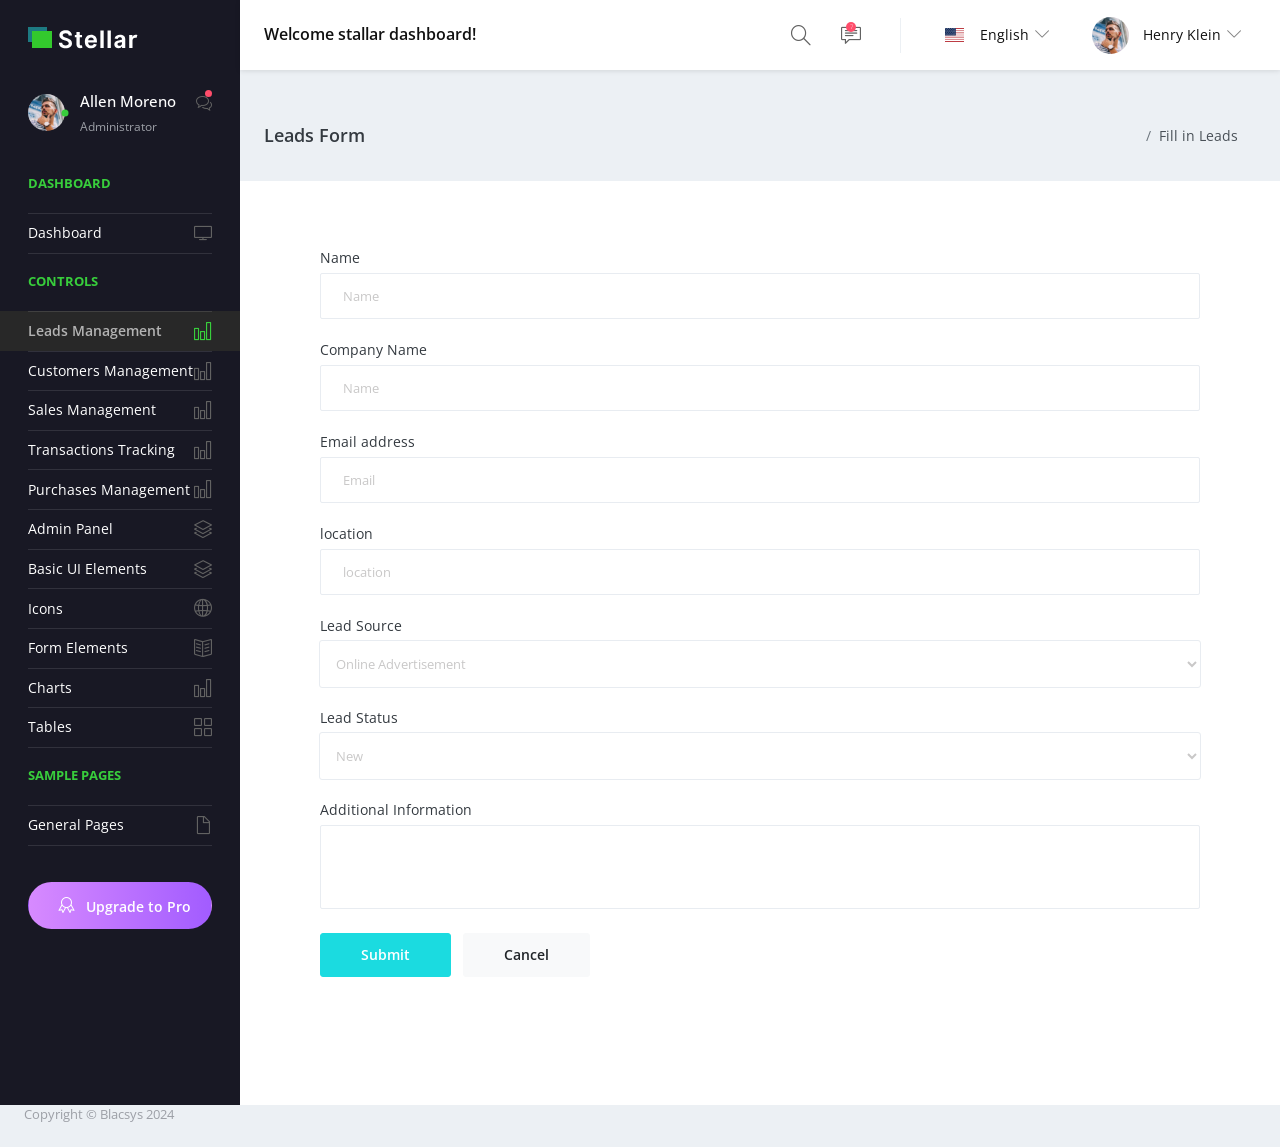
<file: Blacsys/pages/leads/leads.html>
<!DOCTYPE html>
<html lang="en">

<head>
    <!-- Required meta tags -->
    <meta charset="utf-8">
    <meta name="viewport" content="width=device-width, initial-scale=1, shrink-to-fit=no">
    <title>Stellar Admin</title>
    <!-- plugins:css -->
    <link rel="stylesheet" href="../../vendors/simple-line-icons/css/simple-line-icons.css">
    <link rel="stylesheet" href="../../vendors/flag-icon-css/css/flag-icon.min.css">
    <link rel="stylesheet" href="../../vendors/css/vendor.bundle.base.css">
    <!-- endinject -->
    <!-- Plugin css for this page -->
    <link rel="stylesheet" href="../../vendors/chartist/chartist.min.css">
    <!-- End Plugin css for this page -->
    <!-- inject:css -->
    <!-- endinject -->
    <!-- Layout styles -->
    <link rel="stylesheet" href="../../css/style.css">
    <!-- End layout styles -->
    <link rel="shortcut icon" href="../../images/favicon.png" />
</head>

<body>
    <!--Modifications start-->

    <body>
        <div class="container-scroller">
            <!-- partial:../../partials/_navbar.html -->
            <nav class="navbar default-layout-navbar col-lg-12 col-12 p-0 fixed-top d-flex flex-row">
                <div class="navbar-brand-wrapper d-flex align-items-center">
                    <a class="navbar-brand brand-logo" href="../../index.html">
                        <img src="../../images/logo.svg" alt="logo" class="logo-dark" />
                    </a>
                    <a class="navbar-brand brand-logo-mini" href="../../index.html"><img
                            src="../../images/logo-mini.svg" alt="logo" /></a>
                </div>
                <div class="navbar-menu-wrapper d-flex align-items-center flex-grow-1">
                    <h5 class="mb-0 font-weight-medium d-none d-lg-flex">Welcome stallar dashboard!</h5>
                    <ul class="navbar-nav navbar-nav-right ml-auto">
                        <form class="search-form d-none d-md-block" action="#">
                            <i class="icon-magnifier"></i>
                            <input type="search" class="form-control" placeholder="Search Here" title="Search here">
                        </form>
                        
                        <li class="nav-item dropdown">
                            <a class="nav-link count-indicator message-dropdown" id="messageDropdown" href="#"
                                data-toggle="dropdown" aria-expanded="false">
                                <i class="icon-speech"></i>
                                <span class="count">7</span>
                            </a>
                            <div class="dropdown-menu dropdown-menu-right navbar-dropdown preview-list pb-0"
                                aria-labelledby="messageDropdown">
                                <a class="dropdown-item py-3">
                                    <p class="mb-0 font-weight-medium float-left">You have 7 unread mails </p>
                                    <span class="badge badge-pill badge-primary float-right">View all</span>
                                </a>
                                <div class="dropdown-divider"></div>
                                <a class="dropdown-item preview-item">
                                    <div class="preview-thumbnail">
                                        <img src="../../images/faces/face10.jpg" alt="image" class="img-sm profile-pic">
                                    </div>
                                    <div class="preview-item-content flex-grow py-2">
                                        <p class="preview-subject ellipsis font-weight-medium text-dark">Marian Garner
                                        </p>
                                        <p class="font-weight-light small-text"> The meeting is cancelled </p>
                                    </div>
                                </a>
                                <a class="dropdown-item preview-item">
                                    <div class="preview-thumbnail">
                                        <img src="../../images/faces/face12.jpg" alt="image" class="img-sm profile-pic">
                                    </div>
                                    <div class="preview-item-content flex-grow py-2">
                                        <p class="preview-subject ellipsis font-weight-medium text-dark">David Grey </p>
                                        <p class="font-weight-light small-text"> The meeting is cancelled </p>
                                    </div>
                                </a>
                                <a class="dropdown-item preview-item">
                                    <div class="preview-thumbnail">
                                        <img src="../../images/faces/face1.jpg" alt="image" class="img-sm profile-pic">
                                    </div>
                                    <div class="preview-item-content flex-grow py-2">
                                        <p class="preview-subject ellipsis font-weight-medium text-dark">Travis Jenkins
                                        </p>
                                        <p class="font-weight-light small-text"> The meeting is cancelled </p>
                                    </div>
                                </a>
                            </div>
                        </li>
                        <li class="nav-item dropdown language-dropdown d-none d-sm-flex align-items-center">
                            <a class="nav-link d-flex align-items-center dropdown-toggle" id="LanguageDropdown" href="#"
                                data-toggle="dropdown" aria-expanded="false">
                                <div class="d-inline-flex mr-3">
                                    <i class="flag-icon flag-icon-us"></i>
                                </div>
                                <span class="profile-text font-weight-normal">English</span>
                            </a>
                            <div class="dropdown-menu dropdown-menu-left navbar-dropdown py-2"
                                aria-labelledby="LanguageDropdown">
                                <a class="dropdown-item">
                                    <i class="flag-icon flag-icon-us"></i> English </a>
                                <a class="dropdown-item">
                                    <i class="flag-icon flag-icon-fr"></i> French </a>
                                <a class="dropdown-item">
                                    <i class="flag-icon flag-icon-ae"></i> Arabic </a>
                                <a class="dropdown-item">
                                    <i class="flag-icon flag-icon-ru"></i> Russian </a>
                            </div>
                        </li>
                        <li class="nav-item dropdown d-none d-xl-inline-flex user-dropdown">
                            <a class="nav-link dropdown-toggle" id="UserDropdown" href="#" data-toggle="dropdown"
                                aria-expanded="false">
                                <img class="img-xs rounded-circle ml-2" src="../../images/faces/face8.jpg"
                                    alt="Profile image"> <span class="font-weight-normal"> Henry Klein </span></a>
                            <div class="dropdown-menu dropdown-menu-right navbar-dropdown"
                                aria-labelledby="UserDropdown">
                                <div class="dropdown-header text-center">
                                    <img class="img-md rounded-circle" src="../../images/faces/face8.jpg"
                                        alt="Profile image">
                                    <p class="mb-1 mt-3">Allen Moreno</p>
                                    <p class="font-weight-light text-muted mb-0">allenmoreno@gmail.com</p>
                                </div>
                                <a class="dropdown-item"><i class="dropdown-item-icon icon-user text-primary"></i> My
                                    Profile <span class="badge badge-pill badge-danger">1</span></a>
                                <a class="dropdown-item"><i class="dropdown-item-icon icon-speech text-primary"></i>
                                    Messages</a>
                                <a class="dropdown-item"><i class="dropdown-item-icon icon-energy text-primary"></i>
                                    Activity</a>
                                <a class="dropdown-item"><i class="dropdown-item-icon icon-power text-primary"></i>Sign
                                    Out</a>
                            </div>
                        </li>
                    </ul>
                    <button class="navbar-toggler navbar-toggler-right d-lg-none align-self-center" type="button"
                        data-toggle="offcanvas">
                        <span class="icon-menu"></span>
                    </button>
                </div>
            </nav>
            <!-- partial -->
            <div class="container-fluid page-body-wrapper">
                <!-- partial:../../partials/_sidebar.html -->
                <nav class="sidebar sidebar-offcanvas" id="sidebar">
                    <ul class="nav">
                        <li class="nav-item nav-profile">
                            <a href="#" class="nav-link">
                                <div class="profile-image">
                                    <img class="img-xs rounded-circle" src="../../images/faces/face8.jpg"
                                        alt="profile image">
                                    <div class="dot-indicator bg-success"></div>
                                </div>
                                <div class="text-wrapper">
                                    <p class="profile-name">Allen Moreno</p>
                                    <p class="designation">Administrator</p>
                                </div>
                                <div class="icon-container">
                                    <i class="icon-bubbles"></i>
                                    <div class="dot-indicator bg-danger"></div>
                                </div>
                            </a>
                        </li>
                        <li class="nav-item nav-category">
                            <span class="nav-link">Dashboard</span>
                        </li>
                        <li class="nav-item">
                            <a class="nav-link" href="../../index.html">
                                <span class="menu-title">Dashboard</span>
                                <i class="icon-screen-desktop menu-icon"></i>
                            </a>
                        </li>
                        <li class="nav-item nav-category"><span class="nav-link">Controls</span></li>
                        <!--Start of Modification-->
                        <li class="nav-item">
                            <a class="nav-link" href="leads.html">
                              <span class="menu-title">Leads Management</span>
                              <i class="icon-chart menu-icon"></i>
                            </a>
                        </li>
                        <li class="nav-item">
                            <a class="nav-link" href="../customers/customers.html">
                              <span class="menu-title">Customers Management</span>
                              <i class="icon-chart menu-icon"></i>
                            </a>
                        </li>
                        <li class="nav-item">
                            <a class="nav-link" href="../sales/sales.html">
                              <span class="menu-title">Sales Management</span>
                              <i class="icon-chart menu-icon"></i>
                            </a>
                          </li>
                        <li class="nav-item">
                            <a class="nav-link" href="../transactions/transactions.html">
                              <span class="menu-title">Transactions Tracking</span>
                              <i class="icon-chart menu-icon"></i>
                            </a>
                        </li>
                        <li class="nav-item">
                            <a class="nav-link" href="../purchases/purchases.html">
                              <span class="menu-title">Purchases Management</span>
                              <i class="icon-chart menu-icon"></i>
                            </a>
                          </li>

                        <li class="nav-item">
                            <a class="nav-link" data-toggle="collapse" href="#ui-basic" aria-expanded="false" aria-controls="ui-basic">
                              <span class="menu-title">Admin Panel</span>
                              <i class="icon-layers menu-icon"></i>
                            </a>
                            <div class="collapse" id="ui-basic">
                              <ul class="nav flex-column sub-menu">
                                <li class="nav-item"> <a class="nav-link" href="../Admins/admin.html">Admin</a></li>
                                <li class="nav-item"> <a class="nav-link" href="../Admins/users.html">users</a></li>
                              </ul>
                            </div>
                          </li>

                        <!--End-->
                        <li class="nav-item">
                            <a class="nav-link" data-toggle="collapse" href="#ui-basic" aria-expanded="false"
                                aria-controls="ui-basic">
                                <span class="menu-title">Basic UI Elements</span>
                                <i class="icon-layers menu-icon"></i>
                            </a>
                            <div class="collapse" id="ui-basic">
                                <ul class="nav flex-column sub-menu">
                                    <li class="nav-item"> <a class="nav-link"
                                            href="../../pages/ui-features/buttons.html">Buttons</a></li>
                                    <li class="nav-item"> <a class="nav-link"
                                            href="../../pages/ui-features/typography.html">Typography</a></li>
                                </ul>
                            </div>
                        </li>
                        <li class="nav-item">
                            <a class="nav-link" href="../../pages/icons/simple-line-icons.html">
                                <span class="menu-title">Icons</span>
                                <i class="icon-globe menu-icon"></i>
                            </a>
                        </li>
                        <li class="nav-item">
                            <a class="nav-link" href="../../pages/forms/basic_elements.html">
                                <span class="menu-title">Form Elements</span>
                                <i class="icon-book-open menu-icon"></i>
                            </a>
                        </li>
                        <li class="nav-item">
                            <a class="nav-link" href="../../pages/charts/chartist.html">
                                <span class="menu-title">Charts</span>
                                <i class="icon-chart menu-icon"></i>
                            </a>
                        </li>
                        <li class="nav-item">
                            <a class="nav-link" href="../../pages/tables/basic-table.html">
                                <span class="menu-title">Tables</span>
                                <i class="icon-grid menu-icon"></i>
                            </a>
                        </li>
                        <li class="nav-item nav-category"><span class="nav-link">Sample Pages</span></li>
                        <li class="nav-item">
                            <a class="nav-link" data-toggle="collapse" href="#auth" aria-expanded="false"
                                aria-controls="auth">
                                <span class="menu-title">General Pages</span>
                                <i class="icon-doc menu-icon"></i>
                            </a>
                            <div class="collapse" id="auth">
                                <ul class="nav flex-column sub-menu">
                                    <li class="nav-item"> <a class="nav-link" href="../../pages/samples/login.html">
                                            Login </a></li>
                                    <li class="nav-item"> <a class="nav-link" href="../../pages/samples/register.html">
                                            Register </a></li>
                                    <li class="nav-item"> <a class="nav-link" href="../../pages/samples/error-404.html">
                                            404 </a></li>
                                    <li class="nav-item"> <a class="nav-link" href="../../pages/samples/error-500.html">
                                            500 </a></li>
                                    <li class="nav-item"> <a class="nav-link"
                                            href="../../pages/samples/blank-page.html"> Blank Page </a></li>
                                </ul>
                            </div>
                        </li>
                        <li class="nav-item pro-upgrade">
                            <span class="nav-link">
                                <a class="btn btn-block px-0 btn-rounded btn-upgrade"
                                    href="https://www.bootstrapdash.com/product/stellar-admin-template/"
                                    target="_blank"> <i class="icon-badge mx-2"></i> Upgrade to Pro</a>
                            </span>
                        </li>
                    </ul>
                </nav>
                <!--Default Nav above-->

                <!-- partial -->
                <div class="main-panel">
                    <div class="content-wrapper">
                        <div class="page-header">
                            <h3 class="page-title"> Leads Form </h3>
                            <nav aria-label="breadcrumb">
                                <ol class="breadcrumb">
                                    <li class="breadcrumb-item"><a href="#"></a></li>
                                    <li class="breadcrumb-item active" aria-current="page">Fill in Leads </li>
                                </ol>
                            </nav>
                        </div>

                    </div>
                    <div class="col-md-12 grid-margin stretch-card">
                        <div class="card" >
                            <div class="card-body " style="padding: 70px;">
                                <form class="forms-sample" action="../../config/db_conn.html" method="post">
                                    <div class="form-group">
                                        <label for="inputName">Name</label>
                                        <input type="text" class="form-control" name="name" id=" InputName" placeholder="Name" required>
                                    </div>
                                    <div class="form-group">
                                        <label for="companyName">Company Name</label>
                                        <input type="text" class="form-control" name="companyName" id=" CompanyName" placeholder="Name" required>
                                    </div>
                                    <div class="form-group">
                                        <label for=" InputEmail">Email address</label>
                                        <input type="email" class="form-control" name="email" id=" InputEmail" placeholder="Email" required>
                                    </div>
                                    <div class="form-group">
                                        <label for=" Inputlocation">location</label>
                                        <input type="text" class="form-control" name="location" id=" Inputlocation" placeholder="location" required>
                                    </div>
                                    <div class="form-group">
                                        <label for="leadSource">Lead Source</label>
                                        <select class="form-control" name="leadSource" id="leadSource">
                                            <option value="Online Advertisement">Online Advertisement</option>
                                            <option value="Referral">Referral</option>
                                            <option value="Social Media">Social Media</option>
                                            <!-- Add more options as needed -->
                                        </select>
                                    </div>
                                    <div class="form-group">
                                        <label for="leadStatus">Lead Status</label>
                                        <select class="form-control" name="leadStatus" id="leadStatus">
                                            <option value="New">New</option>
                                            <option value="Contacted">Contacted</option>
                                            <option value="Qualified">Qualified</option>
                                            <option value="Closed">Closed</option>
                                            <!-- Add more options as needed -->
                                        </select>
                                    </div>
                                    <div class="form-group">
                                        <label for=" Textarea1">Additional Information</label>
                                        <textarea class="form-control" name="additionalInformation" id=" Textarea1" rows="4"></textarea>
                                    </div>
                                    <button type="submit" class="btn btn-primary mr-2">Submit</button>
                                    <button type="button" class="btn btn-light">Cancel</button>
                                </form>
                                
                            </div>
                        </div>
                    </div>

                    <hr>

                   



                </div>
            </div>
        </div>
        <!-- content-wrapper ends -->
        <!-- partial:../../partials/_footer.html -->
        <footer class="footer">
            <div class="d-sm-flex justify-content-center justify-content-sm-between">
                <span class="text-muted d-block text-center text-sm-left d-sm-inline-block">Copyright ©
                    Blacsys 2024</span>
                
        </footer>
        <!-- partial -->
        </div>
        <!-- main-panel ends -->
        </div>
        <!-- page-body-wrapper ends -->
        </div>

        <!--End-->



        <!-- container-scroller -->
        <!-- plugins:js -->
        <script src="../../vendors/js/vendor.bundle.base.js"></script>
        <!-- endinject -->
        <!-- Plugin js for this page -->
        <script src="../../vendors/chartist/chartist.min.js"></script>
        <!-- End plugin js for this page -->
        <!-- inject:js -->
        <script src="../../js/off-canvas.js"></script>
        <script src="../../js/misc.js"></script>
        <!-- endinject -->
        <!-- Custom js for this page -->
        <script src="../../js/chartist.js"></script>
        <!-- End custom js for this page -->
    </body>

</html>
</file>
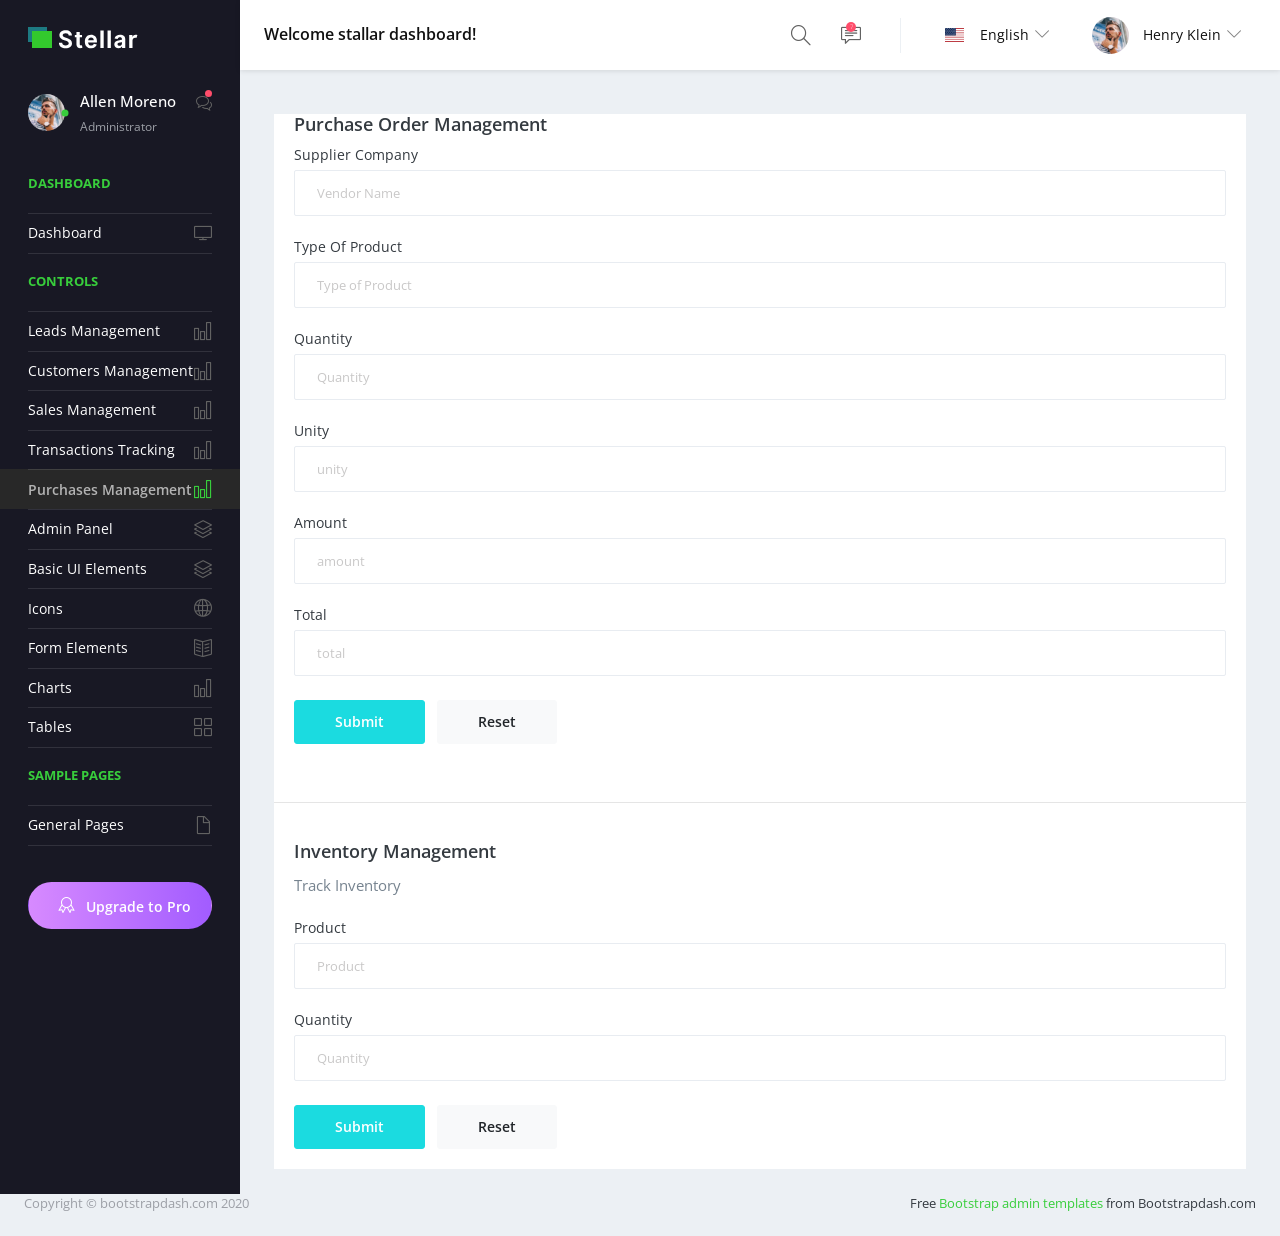
<file: Blacsys/pages/Purchases/purchases.html>
<!DOCTYPE html>
<html lang="en">

<head>
    <!-- Required meta tags -->
    <meta charset="utf-8">
    <meta name="viewport" content="width=device-width, initial-scale=1, shrink-to-fit=no">
    <title>Stellar Admin</title>
    <!-- plugins:css -->
    <link rel="stylesheet" href="../../vendors/simple-line-icons/css/simple-line-icons.css">
    <link rel="stylesheet" href="../../vendors/flag-icon-css/css/flag-icon.min.css">
    <link rel="stylesheet" href="../../vendors/css/vendor.bundle.base.css">
    <!-- endinject -->
    <!-- Plugin css for this page -->
    <link rel="stylesheet" href="../../vendors/chartist/chartist.min.css">
    <!-- End Plugin css for this page -->
    <!-- inject:css -->
    <!-- endinject -->
    <!-- Layout styles -->
    <link rel="stylesheet" href="../../css/style.css">
    <!-- End layout styles -->
    <link rel="shortcut icon" href="../../images/favicon.png" />
</head>

<body>
    <!--Modifications start-->

    
        <div class="container-scroller">
            <!-- partial:../../partials/_navbar.html -->
            <nav class="navbar default-layout-navbar col-lg-12 col-12 p-0 fixed-top d-flex flex-row">
                <div class="navbar-brand-wrapper d-flex align-items-center">
                    <a class="navbar-brand brand-logo" href="../../index.html">
                        <img src="../../images/logo.svg" alt="logo" class="logo-dark" />
                    </a>
                    <a class="navbar-brand brand-logo-mini" href="../../index.html"><img
                            src="../../images/logo-mini.svg" alt="logo" /></a>
                </div>
                <div class="navbar-menu-wrapper d-flex align-items-center flex-grow-1">
                    <h5 class="mb-0 font-weight-medium d-none d-lg-flex">Welcome stallar dashboard!</h5>
                    <ul class="navbar-nav navbar-nav-right ml-auto">
                        <form class="search-form d-none d-md-block" action="#">
                            <i class="icon-magnifier"></i>
                            <input type="search" class="form-control" placeholder="Search Here" title="Search here">
                        </form>
                        
                        <li class="nav-item dropdown">
                            <a class="nav-link count-indicator message-dropdown" id="messageDropdown" href="#"
                                data-toggle="dropdown" aria-expanded="false">
                                <i class="icon-speech"></i>
                                <span class="count">7</span>
                            </a>
                            <div class="dropdown-menu dropdown-menu-right navbar-dropdown preview-list pb-0"
                                aria-labelledby="messageDropdown">
                                <a class="dropdown-item py-3">
                                    <p class="mb-0 font-weight-medium float-left">You have 7 unread mails </p>
                                    <span class="badge badge-pill badge-primary float-right">View all</span>
                                </a>
                                <div class="dropdown-divider"></div>
                                <a class="dropdown-item preview-item">
                                    <div class="preview-thumbnail">
                                        <img src="../../images/faces/face10.jpg" alt="image" class="img-sm profile-pic">
                                    </div>
                                    <div class="preview-item-content flex-grow py-2">
                                        <p class="preview-subject ellipsis font-weight-medium text-dark">Marian Garner
                                        </p>
                                        <p class="font-weight-light small-text"> The meeting is cancelled </p>
                                    </div>
                                </a>
                                <a class="dropdown-item preview-item">
                                    <div class="preview-thumbnail">
                                        <img src="../../images/faces/face12.jpg" alt="image" class="img-sm profile-pic">
                                    </div>
                                    <div class="preview-item-content flex-grow py-2">
                                        <p class="preview-subject ellipsis font-weight-medium text-dark">David Grey </p>
                                        <p class="font-weight-light small-text"> The meeting is cancelled </p>
                                    </div>
                                </a>
                                <a class="dropdown-item preview-item">
                                    <div class="preview-thumbnail">
                                        <img src="../../images/faces/face1.jpg" alt="image" class="img-sm profile-pic">
                                    </div>
                                    <div class="preview-item-content flex-grow py-2">
                                        <p class="preview-subject ellipsis font-weight-medium text-dark">Travis Jenkins
                                        </p>
                                        <p class="font-weight-light small-text"> The meeting is cancelled </p>
                                    </div>
                                </a>
                            </div>
                        </li>
                        <li class="nav-item dropdown language-dropdown d-none d-sm-flex align-items-center">
                            <a class="nav-link d-flex align-items-center dropdown-toggle" id="LanguageDropdown" href="#"
                                data-toggle="dropdown" aria-expanded="false">
                                <div class="d-inline-flex mr-3">
                                    <i class="flag-icon flag-icon-us"></i>
                                </div>
                                <span class="profile-text font-weight-normal">English</span>
                            </a>
                            <div class="dropdown-menu dropdown-menu-left navbar-dropdown py-2"
                                aria-labelledby="LanguageDropdown">
                                <a class="dropdown-item">
                                    <i class="flag-icon flag-icon-us"></i> English </a>
                                <a class="dropdown-item">
                                    <i class="flag-icon flag-icon-fr"></i> French </a>
                                <a class="dropdown-item">
                                    <i class="flag-icon flag-icon-ae"></i> Arabic </a>
                                <a class="dropdown-item">
                                    <i class="flag-icon flag-icon-ru"></i> Russian </a>
                            </div>
                        </li>
                        <li class="nav-item dropdown d-none d-xl-inline-flex user-dropdown">
                            <a class="nav-link dropdown-toggle" id="UserDropdown" href="#" data-toggle="dropdown"
                                aria-expanded="false">
                                <img class="img-xs rounded-circle ml-2" src="../../images/faces/face8.jpg"
                                    alt="Profile image"> <span class="font-weight-normal"> Henry Klein </span></a>
                            <div class="dropdown-menu dropdown-menu-right navbar-dropdown"
                                aria-labelledby="UserDropdown">
                                <div class="dropdown-header text-center">
                                    <img class="img-md rounded-circle" src="../../images/faces/face8.jpg"
                                        alt="Profile image">
                                    <p class="mb-1 mt-3">Allen Moreno</p>
                                    <p class="font-weight-light text-muted mb-0">allenmoreno@gmail.com</p>
                                </div>
                                <a class="dropdown-item"><i class="dropdown-item-icon icon-user text-primary"></i> My
                                    Profile <span class="badge badge-pill badge-danger">1</span></a>
                                <a class="dropdown-item"><i class="dropdown-item-icon icon-speech text-primary"></i>
                                    Messages</a>
                                <a class="dropdown-item"><i class="dropdown-item-icon icon-energy text-primary"></i>
                                    Activity</a>
                                <a class="dropdown-item"><i class="dropdown-item-icon icon-power text-primary"></i>Sign
                                    Out</a>
                            </div>
                        </li>
                    </ul>
                    <button class="navbar-toggler navbar-toggler-right d-lg-none align-self-center" type="button"
                        data-toggle="offcanvas">
                        <span class="icon-menu"></span>
                    </button>
                </div>
            </nav>
            <!-- partial -->
            <div class="container-fluid page-body-wrapper">
                <!-- partial:../../partials/_sidebar.html -->
                <nav class="sidebar sidebar-offcanvas" id="sidebar">
                    <ul class="nav">
                        <li class="nav-item nav-profile">
                            <a href="#" class="nav-link">
                                <div class="profile-image">
                                    <img class="img-xs rounded-circle" src="../../images/faces/face8.jpg"
                                        alt="profile image">
                                    <div class="dot-indicator bg-success"></div>
                                </div>
                                <div class="text-wrapper">
                                    <p class="profile-name">Allen Moreno</p>
                                    <p class="designation">Administrator</p>
                                </div>
                                <div class="icon-container">
                                    <i class="icon-bubbles"></i>
                                    <div class="dot-indicator bg-danger"></div>
                                </div>
                            </a>
                        </li>
                        <li class="nav-item nav-category">
                            <span class="nav-link">Dashboard</span>
                        </li>
                        <li class="nav-item">
                            <a class="nav-link" href="../../index.html">
                                <span class="menu-title">Dashboard</span>
                                <i class="icon-screen-desktop menu-icon"></i>
                            </a>
                        </li>
                        <li class="nav-item nav-category"><span class="nav-link">Controls</span></li>
                        <!--Start of Modification-->
                        <li class="nav-item">
                            <a class="nav-link" href="../leads/leads.html">
                              <span class="menu-title">Leads Management</span>
                              <i class="icon-chart menu-icon"></i>
                            </a>
                          </li>
                          <li class="nav-item">
                            <a class="nav-link" href="../customers/customers.html">
                              <span class="menu-title">Customers Management</span>
                              <i class="icon-chart menu-icon"></i>
                            </a>
                          </li>
                          <li class="nav-item">
                            <a class="nav-link" href="../sales/sales.html">
                              <span class="menu-title">Sales Management</span>
                              <i class="icon-chart menu-icon"></i>
                            </a>
                          </li>
                          
                          
                          <li class="nav-item">
                            <a class="nav-link" href="../transactions/transactions.html">
                              <span class="menu-title">Transactions Tracking</span>
                              <i class="icon-chart menu-icon"></i>
                            </a>
                          </li>
                          <li class="nav-item">
                            <a class="nav-link" href="purchases.html">
                              <span class="menu-title">Purchases Management</span>
                              <i class="icon-chart menu-icon"></i>
                            </a>
                          </li> 
                          <li class="nav-item">
                            <a class="nav-link" data-toggle="collapse" href="#ui-basic" aria-expanded="false" aria-controls="ui-basic">
                              <span class="menu-title">Admin Panel</span>
                              <i class="icon-layers menu-icon"></i>
                            </a>
                            <div class="collapse" id="ui-basic">
                              <ul class="nav flex-column sub-menu">
                                <li class="nav-item"> <a class="nav-link" href="../Admins/admin.html">Admin</a></li>
                                <li class="nav-item"> <a class="nav-link" href="../Admins/users.html">users</a></li>
                              </ul>
                            </div>
                          </li>

                        <!--End-->
                        <li class="nav-item">
                            <a class="nav-link" data-toggle="collapse" href="#ui-basic" aria-expanded="false"
                                aria-controls="ui-basic">
                                <span class="menu-title">Basic UI Elements</span>
                                <i class="icon-layers menu-icon"></i>
                            </a>
                            <div class="collapse" id="ui-basic">
                                <ul class="nav flex-column sub-menu">
                                    <li class="nav-item"> <a class="nav-link"
                                            href="../../pages/ui-features/buttons.html">Buttons</a></li>
                                    <li class="nav-item"> <a class="nav-link"
                                            href="../../pages/ui-features/typography.html">Typography</a></li>
                                </ul>
                            </div>
                        </li>
                        <li class="nav-item">
                            <a class="nav-link" href="../../pages/icons/simple-line-icons.html">
                                <span class="menu-title">Icons</span>
                                <i class="icon-globe menu-icon"></i>
                            </a>
                        </li>
                        <li class="nav-item">
                            <a class="nav-link" href="../../pages/forms/basic_elements.html">
                                <span class="menu-title">Form Elements</span>
                                <i class="icon-book-open menu-icon"></i>
                            </a>
                        </li>
                        <li class="nav-item">
                            <a class="nav-link" href="../../pages/charts/chartist.html">
                                <span class="menu-title">Charts</span>
                                <i class="icon-chart menu-icon"></i>
                            </a>
                        </li>
                        <li class="nav-item">
                            <a class="nav-link" href="../../pages/tables/basic-table.html">
                                <span class="menu-title">Tables</span>
                                <i class="icon-grid menu-icon"></i>
                            </a>
                        </li>
                        <li class="nav-item nav-category"><span class="nav-link">Sample Pages</span></li>
                        <li class="nav-item">
                            <a class="nav-link" data-toggle="collapse" href="#auth" aria-expanded="false"
                                aria-controls="auth">
                                <span class="menu-title">General Pages</span>
                                <i class="icon-doc menu-icon"></i>
                            </a>
                            <div class="collapse" id="auth">
                                <ul class="nav flex-column sub-menu">
                                    <li class="nav-item"> <a class="nav-link" href="../../pages/samples/login.html">
                                            Login </a></li>
                                    <li class="nav-item"> <a class="nav-link" href="../../pages/samples/register.html">
                                            Register </a></li>
                                    <li class="nav-item"> <a class="nav-link" href="../../pages/samples/error-404.html">
                                            404 </a></li>
                                    <li class="nav-item"> <a class="nav-link" href="../../pages/samples/error-500.html">
                                            500 </a></li>
                                    <li class="nav-item"> <a class="nav-link"
                                            href="../../pages/samples/blank-page.html"> Blank Page </a></li>
                                </ul>
                            </div>
                        </li>
                        <li class="nav-item pro-upgrade">
                            <span class="nav-link">
                                <a class="btn btn-block px-0 btn-rounded btn-upgrade"
                                    href="https://www.bootstrapdash.com/product/stellar-admin-template/"
                                    target="_blank"> <i class="icon-badge mx-2"></i> Upgrade to Pro</a>
                            </span>
                        </li>
                    </ul>
                </nav>

                <div class="main-panel">
                    <div class="content-wrapper">
                        <div class="col-md-12 grid-margin stretch-card">
                            <div class="card">
                                <div class="card-body" style="padding: 20px; margin-top: -20px;">
                                    <h4 class="card-title">Purchase Order Management</h4>

                                    <form class="forms-sample" method="post" action="process_purchase_order.php">
                                        <div class="form-group">
                                            <label for="vendorName">Supplier Company</label>
                                            <input type="text" class="form-control" id="vendorName" name="vendorName" placeholder="Vendor Name">
                                        </div>
                                        <div class="form-group">
                                            <label for="product"> Type Of Product</label>
                                            <input type="text" class="form-control" id="product" name="product" placeholder="Type of Product">
                                        </div>
                                        <div class="form-group">
                                            <label for="quantity">Quantity</label>
                                            <input type="number" class="form-control" id="quantity" name="quantity" placeholder="Quantity">
                                        </div>
                                        <div class="form-group">
                                            <label for="unity">Unity</label>
                                            <input type="number" class="form-control" id="unity" name="unity" placeholder="unity">
                                        </div>
                                        <div class="form-group">
                                            <label for="amount">Amount</label>
                                            <input type="amount" class="form-control" id="amount" name="amount" placeholder="amount">
                                        </div>
                                        <div class="form-group">
                                            <label for="total">Total</label>
                                            <input type="total" class="form-control" id="total" name="total" placeholder="total">
                                        </div>
                                        <button type="submit" class="btn btn-primary mr-2">Submit</button>
                                        <button type="reset" class="btn btn-light">Reset</button>
                                    </form>
                                </div>
                                <br>
                                <hr>
                                <br>

                                <div class="card">
                                    <div class="card-body" style="padding: 20px; margin-top: -20px;">
                                        <h4 class="card-title">Inventory Management</h4>
                                        <p class="card-description">Track Inventory</p>
                                        <form class="forms-sample" method="post" action="process_inventory.php">
                                            <div class="form-group">
                                                <label for="product">Product</label>
                                                <input type="text" class="form-control" id="product" name="product" placeholder="Product">
                                            </div>
                                            <div class="form-group">
                                                <label for="quantity">Quantity</label>
                                                <input type="number" class="form-control" id="quantity" name="quantity" placeholder="Quantity">
                                            </div>
                                            <button type="submit" class="btn btn-primary mr-2">Submit</button>
                                            <button type="reset" class="btn btn-light">Reset</button>
                                        </form>
                                    </div>
                                </div>
                                
                            </div>
                            
                        </div>
                        
                    </div>
                    
                    
                </div>
                            


            </div>
        </div>
        <!--Start of modification-->




        <!--End of modification-->
   <!-- content-wrapper ends -->
        <!-- partial:../../partials/_footer.html -->
        <footer class="footer">
            <div class="d-sm-flex justify-content-center justify-content-sm-between">
                <span class="text-muted d-block text-center text-sm-left d-sm-inline-block">Copyright ©
                    bootstrapdash.com 2020</span>
                <span class="float-none float-sm-right d-block mt-1 mt-sm-0 text-center"> Free <a
                        href="https://www.bootstrapdash.com/bootstrap-admin-template/" target="_blank">Bootstrap admin
                        templates</a> from Bootstrapdash.com</span>
            </div>
        </footer>
        <!-- partial -->
        </div>
        <!-- main-panel ends -->
        </div>
        <!-- page-body-wrapper ends -->
        </div>

        <!--End-->



        <!-- container-scroller -->
        <!-- plugins:js -->
        <script src="../../vendors/js/vendor.bundle.base.js"></script>
        <!-- endinject -->
        <!-- Plugin js for this page -->
        <script src="../../vendors/chartist/chartist.min.js"></script>
        <!-- End plugin js for this page -->
        <!-- inject:js -->
        <script src="../../js/off-canvas.js"></script>
        <script src="../../js/misc.js"></script>
        <!-- endinject -->
        <!-- Custom js for this page -->
        <script src="../../js/chartist.js"></script>
        <!-- End custom js for this page --> 
</body>
</html>
</file>
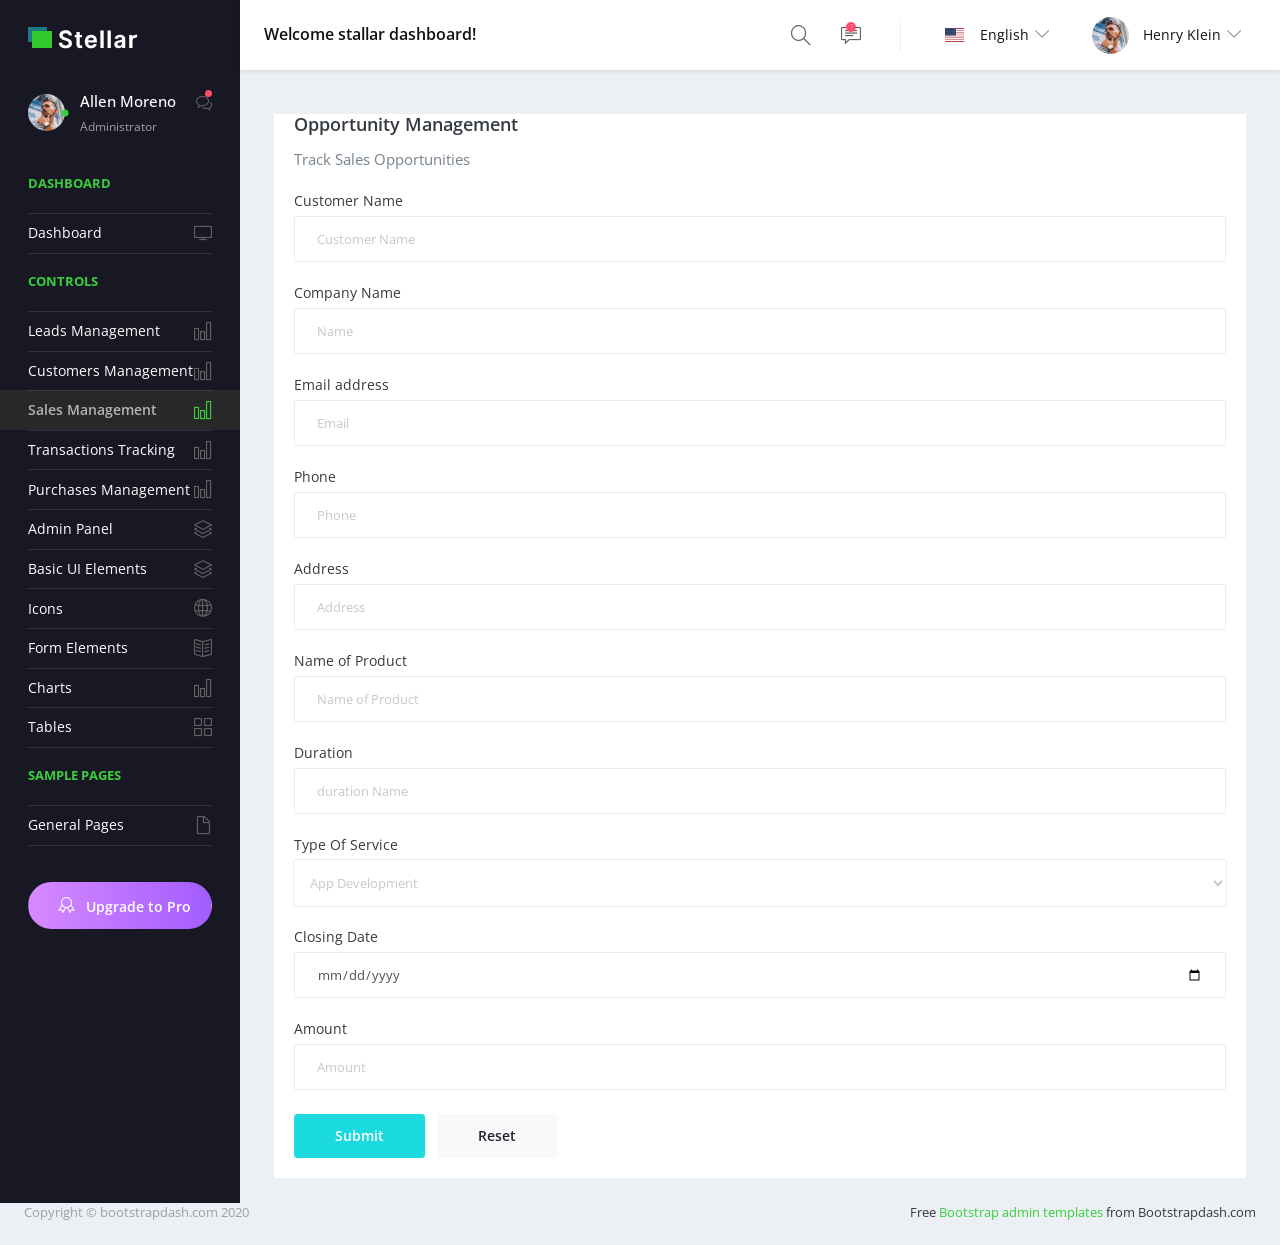
<file: Blacsys/pages/sales/sales.html>
<!DOCTYPE html>
<html lang="en">

<head>
    <!-- Required meta tags -->
    <meta charset="utf-8">
    <meta name="viewport" content="width=device-width, initial-scale=1, shrink-to-fit=no">
    <title>Stellar Admin</title>
    <!-- plugins:css -->
    <link rel="stylesheet" href="../../vendors/simple-line-icons/css/simple-line-icons.css">
    <link rel="stylesheet" href="../../vendors/flag-icon-css/css/flag-icon.min.css">
    <link rel="stylesheet" href="../../vendors/css/vendor.bundle.base.css">
    <!-- endinject -->
    <!-- Plugin css for this page -->
    <link rel="stylesheet" href="../../vendors/chartist/chartist.min.css">
    <!-- End Plugin css for this page -->
    <!-- inject:css -->
    <!-- endinject -->
    <!-- Layout styles -->
    <link rel="stylesheet" href="../../css/style.css">
    <!-- End layout styles -->
    <link rel="shortcut icon" href="../../images/favicon.png" />
</head>

<body>
    <!--Modifications start-->

    
        <div class="container-scroller">
            <!-- partial:../../partials/_navbar.html -->
            <nav class="navbar default-layout-navbar col-lg-12 col-12 p-0 fixed-top d-flex flex-row">
                <div class="navbar-brand-wrapper d-flex align-items-center">
                    <a class="navbar-brand brand-logo" href="../../index.html">
                        <img src="../../images/logo.svg" alt="logo" class="logo-dark" />
                    </a>
                    <a class="navbar-brand brand-logo-mini" href="../../index.html"><img
                            src="../../images/logo-mini.svg" alt="logo" /></a>
                </div>
                <div class="navbar-menu-wrapper d-flex align-items-center flex-grow-1">
                    <h5 class="mb-0 font-weight-medium d-none d-lg-flex">Welcome stallar dashboard!</h5>
                    <ul class="navbar-nav navbar-nav-right ml-auto">
                        <form class="search-form d-none d-md-block" action="#">
                            <i class="icon-magnifier"></i>
                            <input type="search" class="form-control" placeholder="Search Here" title="Search here">
                        </form>
                        
                        <li class="nav-item dropdown">
                            <a class="nav-link count-indicator message-dropdown" id="messageDropdown" href="#"
                                data-toggle="dropdown" aria-expanded="false">
                                <i class="icon-speech"></i>
                                <span class="count">7</span>
                            </a>
                            <div class="dropdown-menu dropdown-menu-right navbar-dropdown preview-list pb-0"
                                aria-labelledby="messageDropdown">
                                <a class="dropdown-item py-3">
                                    <p class="mb-0 font-weight-medium float-left">You have 7 unread mails </p>
                                    <span class="badge badge-pill badge-primary float-right">View all</span>
                                </a>
                                <div class="dropdown-divider"></div>
                                <a class="dropdown-item preview-item">
                                    <div class="preview-thumbnail">
                                        <img src="../../images/faces/face10.jpg" alt="image" class="img-sm profile-pic">
                                    </div>
                                    <div class="preview-item-content flex-grow py-2">
                                        <p class="preview-subject ellipsis font-weight-medium text-dark">Marian Garner
                                        </p>
                                        <p class="font-weight-light small-text"> The meeting is cancelled </p>
                                    </div>
                                </a>
                                <a class="dropdown-item preview-item">
                                    <div class="preview-thumbnail">
                                        <img src="../../images/faces/face12.jpg" alt="image" class="img-sm profile-pic">
                                    </div>
                                    <div class="preview-item-content flex-grow py-2">
                                        <p class="preview-subject ellipsis font-weight-medium text-dark">David Grey </p>
                                        <p class="font-weight-light small-text"> The meeting is cancelled </p>
                                    </div>
                                </a>
                                <a class="dropdown-item preview-item">
                                    <div class="preview-thumbnail">
                                        <img src="../../images/faces/face1.jpg" alt="image" class="img-sm profile-pic">
                                    </div>
                                    <div class="preview-item-content flex-grow py-2">
                                        <p class="preview-subject ellipsis font-weight-medium text-dark">Travis Jenkins
                                        </p>
                                        <p class="font-weight-light small-text"> The meeting is cancelled </p>
                                    </div>
                                </a>
                            </div>
                        </li>
                        <li class="nav-item dropdown language-dropdown d-none d-sm-flex align-items-center">
                            <a class="nav-link d-flex align-items-center dropdown-toggle" id="LanguageDropdown" href="#"
                                data-toggle="dropdown" aria-expanded="false">
                                <div class="d-inline-flex mr-3">
                                    <i class="flag-icon flag-icon-us"></i>
                                </div>
                                <span class="profile-text font-weight-normal">English</span>
                            </a>
                            <div class="dropdown-menu dropdown-menu-left navbar-dropdown py-2"
                                aria-labelledby="LanguageDropdown">
                                <a class="dropdown-item">
                                    <i class="flag-icon flag-icon-us"></i> English </a>
                                <a class="dropdown-item">
                                    <i class="flag-icon flag-icon-fr"></i> French </a>
                                <a class="dropdown-item">
                                    <i class="flag-icon flag-icon-ae"></i> Arabic </a>
                                <a class="dropdown-item">
                                    <i class="flag-icon flag-icon-ru"></i> Russian </a>
                            </div>
                        </li>
                        <li class="nav-item dropdown d-none d-xl-inline-flex user-dropdown">
                            <a class="nav-link dropdown-toggle" id="UserDropdown" href="#" data-toggle="dropdown"
                                aria-expanded="false">
                                <img class="img-xs rounded-circle ml-2" src="../../images/faces/face8.jpg"
                                    alt="Profile image"> <span class="font-weight-normal"> Henry Klein </span></a>
                            <div class="dropdown-menu dropdown-menu-right navbar-dropdown"
                                aria-labelledby="UserDropdown">
                                <div class="dropdown-header text-center">
                                    <img class="img-md rounded-circle" src="../../images/faces/face8.jpg"
                                        alt="Profile image">
                                    <p class="mb-1 mt-3">Allen Moreno</p>
                                    <p class="font-weight-light text-muted mb-0">allenmoreno@gmail.com</p>
                                </div>
                                <a class="dropdown-item"><i class="dropdown-item-icon icon-user text-primary"></i> My
                                    Profile <span class="badge badge-pill badge-danger">1</span></a>
                                <a class="dropdown-item"><i class="dropdown-item-icon icon-speech text-primary"></i>
                                    Messages</a>
                                <a class="dropdown-item"><i class="dropdown-item-icon icon-energy text-primary"></i>
                                    Activity</a>

                                <a class="dropdown-item"><i class="dropdown-item-icon icon-power text-primary"></i>Sign
                                    Out</a>
                            </div>
                        </li>
                    </ul>
                    <button class="navbar-toggler navbar-toggler-right d-lg-none align-self-center" type="button"
                        data-toggle="offcanvas">
                        <span class="icon-menu"></span>
                    </button>
                </div>
            </nav>
            <!-- partial -->
            <div class="container-fluid page-body-wrapper">
                <!-- partial:../../partials/_sidebar.html -->
                <nav class="sidebar sidebar-offcanvas" id="sidebar">
                    <ul class="nav">
                        <li class="nav-item nav-profile">
                            <a href="#" class="nav-link">
                                <div class="profile-image">
                                    <img class="img-xs rounded-circle" src="../../images/faces/face8.jpg"
                                        alt="profile image">
                                    <div class="dot-indicator bg-success"></div>
                                </div>
                                <div class="text-wrapper">
                                    <p class="profile-name">Allen Moreno</p>
                                    <p class="designation">Administrator</p>
                                </div>
                                <div class="icon-container">
                                    <i class="icon-bubbles"></i>
                                    <div class="dot-indicator bg-danger"></div>
                                </div>
                            </a>
                        </li>
                        <li class="nav-item nav-category">
                            <span class="nav-link">Dashboard</span>
                        </li>
                        <li class="nav-item">
                            <a class="nav-link" href="../../index.html">
                                <span class="menu-title">Dashboard</span>
                                <i class="icon-screen-desktop menu-icon"></i>
                            </a>
                        </li>
                        <li class="nav-item nav-category"><span class="nav-link">Controls</span></li>
                        <!--Start of Modification-->
                        <li class="nav-item">
                            <a class="nav-link" href="../leads/leads.html">
                              <span class="menu-title">Leads Management</span>
                              <i class="icon-chart menu-icon"></i>
                            </a>
                          </li>
                          <li class="nav-item">
                            <a class="nav-link" href="../customers/customers.html">
                              <span class="menu-title">Customers Management</span>
                              <i class="icon-chart menu-icon"></i>
                            </a>
                          </li>
                          
                          <li class="nav-item">
                            <a class="nav-link" href="sales.html">
                              <span class="menu-title">Sales Management</span>
                              <i class="icon-chart menu-icon"></i>
                            </a>
                          </li>
                          
                          
                          <li class="nav-item">
                            <a class="nav-link" href="../transactions/transactions.html">
                              <span class="menu-title">Transactions Tracking</span>
                              <i class="icon-chart menu-icon"></i>
                            </a>
                          </li>
                          <li class="nav-item">
                            <a class="nav-link" href="../purchases/purchases.html">
                              <span class="menu-title">Purchases Management</span>
                              <i class="icon-chart menu-icon"></i>
                            </a>
                          </li>
                          <li class="nav-item">
                            <a class="nav-link" data-toggle="collapse" href="#ui-basic" aria-expanded="false" aria-controls="ui-basic">
                              <span class="menu-title">Admin Panel</span>
                              <i class="icon-layers menu-icon"></i>
                            </a>
                            <div class="collapse" id="ui-basic">
                              <ul class="nav flex-column sub-menu">
                                <li class="nav-item"> <a class="nav-link" href="../Admins/admin.html">Admin</a></li>
                                <li class="nav-item"> <a class="nav-link" href="users.html">users</a></li>
                              </ul>
                            </div>
                          </li>

                        <!--End-->
                        <li class="nav-item">
                            <a class="nav-link" data-toggle="collapse" href="#ui-basic" aria-expanded="false"
                                aria-controls="ui-basic">
                                <span class="menu-title">Basic UI Elements</span>
                                <i class="icon-layers menu-icon"></i>
                            </a>
                            <div class="collapse" id="ui-basic">
                                <ul class="nav flex-column sub-menu">
                                    <li class="nav-item"> <a class="nav-link"
                                            href="../../pages/ui-features/buttons.html">Buttons</a></li>
                                    <li class="nav-item"> <a class="nav-link"
                                            href="../../pages/ui-features/typography.html">Typography</a></li>
                                </ul>
                            </div>
                        </li>
                        <li class="nav-item">
                            <a class="nav-link" href="../../pages/icons/simple-line-icons.html">
                                <span class="menu-title">Icons</span>
                                <i class="icon-globe menu-icon"></i>
                            </a>
                        </li>
                        <li class="nav-item">
                            <a class="nav-link" href="../../pages/forms/basic_elements.html">
                                <span class="menu-title">Form Elements</span>
                                <i class="icon-book-open menu-icon"></i>
                            </a>
                        </li>
                        <li class="nav-item">
                            <a class="nav-link" href="../../pages/charts/chartist.html">
                                <span class="menu-title">Charts</span>
                                <i class="icon-chart menu-icon"></i>
                            </a>
                        </li>
                        <li class="nav-item">
                            <a class="nav-link" href="../../pages/tables/basic-table.html">
                                <span class="menu-title">Tables</span>
                                <i class="icon-grid menu-icon"></i>
                            </a>
                        </li>
                        <li class="nav-item nav-category"><span class="nav-link">Sample Pages</span></li>
                        <li class="nav-item">
                            <a class="nav-link" data-toggle="collapse" href="#auth" aria-expanded="false"
                                aria-controls="auth">
                                <span class="menu-title">General Pages</span>
                                <i class="icon-doc menu-icon"></i>
                            </a>
                            <div class="collapse" id="auth">
                                <ul class="nav flex-column sub-menu">
                                    <li class="nav-item"> <a class="nav-link" href="../../pages/samples/login.html">
                                            Login </a></li>
                                    <li class="nav-item"> <a class="nav-link" href="../../pages/samples/register.html">
                                            Register </a></li>
                                    <li class="nav-item"> <a class="nav-link" href="../../pages/samples/error-404.html">
                                            404 </a></li>
                                    <li class="nav-item"> <a class="nav-link" href="../../pages/samples/error-500.html">
                                            500 </a></li>
                                    <li class="nav-item"> <a class="nav-link"
                                            href="../../pages/samples/blank-page.html"> Blank Page </a></li>
                                </ul>
                            </div>
                        </li>
                        <li class="nav-item pro-upgrade">
                            <span class="nav-link">
                                <a class="btn btn-block px-0 btn-rounded btn-upgrade"
                                    href="https://www.bootstrapdash.com/product/stellar-admin-template/"
                                    target="_blank"> <i class="icon-badge mx-2"></i> Upgrade to Pro</a>
                            </span>
                        </li>
                    </ul>
                </nav>
                <div class="main-panel">
                    <div class="content-wrapper">
                        <div class="col-md-12 grid-margin stretch-card">
                            <div class="card">
                                <div class="card-body" style="padding: 20px; margin-top: -20px;">
                                    <h4 class="card-title">Opportunity Management</h4>
                                    <p class="card-description">Track Sales Opportunities</p>
                                    <form class="forms-sample" method="post" action="process_opportunity.php">
                                        <div class="form-group">
                                            <label for="customerName">Customer Name</label>
                                            <input type="text" class="form-control" name="customerName" id=" customerName" placeholder="Customer Name" required>
                                        </div>
                                        <div class="form-group">
                                            <label for="companyName">Company Name</label>
                                            <input type="text" class="form-control" name="companyName" id=" CompanyName" placeholder="Name" required>
                                        </div>
                                        <div class="form-group">
                                            <label for=" InputEmail">Email address</label>
                                            <input type="email" class="form-control" name="email" id=" InputEmail" placeholder="Email" required>
                                        </div>
                                        <div class="form-group">
                                            <label for="phone">Phone</label>
                                            <input type="tel" class="form-control" id="phone" name="phone" placeholder="Phone">
                                        </div>
                                        <div class="form-group">
                                            <label for="address">Address</label>
                                            <input type="text" class="form-control" id="address" name="address" placeholder="Address">
                                        </div>
                                        <div class="form-group">
                                            <label for="product">Name of Product</label>
                                            <input type="text" class="form-control" id="product" name="product" placeholder="Name of Product">
                                        </div>
                                        <div class="form-group">
                                            <label for="duration">Duration</label>
                                            <input type="text" class="form-control" id="duration" name="duration" placeholder="duration Name">
                                        </div>
                                        <div class="form-group">
                                            <label for="Service">Type Of Service</label>
                                            <select class="form-control" id="Service" name="Service">
                                                <option value="app_development">App Development</option>
                                                <option value="website_development">Website Development</option>
                                                <option value="Web_Hosting">Web Hosting</option>
                                                <option value="Graphics designing">Graphics Designing</option>
                                                <option value="others...">others..</option>
                                            </select>
                                        </div>
                                        <div class="form-group">
                                            <label for="closingDate">Closing Date</label>
                                            <input type="date" class="form-control" id="closingDate" name="closingDate">
                                        </div>
                                        <div class="form-group">
                                            <label for="Amount">Amount</label>
                                            <input type="Amount" class="form-control" id="Amount" name="Amount" placeholder="Amount">
                                        </div> 
                                        <button type="submit" class="btn btn-primary mr-2">Submit</button>
                                        <button type="reset" class="btn btn-light">Reset</button>
                                    </form>
                                </div>
                            </div>
                        </div>
                    </div>
                </div>
                            
            </div>
        </div>
        <!--Start of modification-->




        <!--End of modification-->
   <!-- content-wrapper ends -->
        <!-- partial:../../partials/_footer.html -->
        <footer class="footer">
            <div class="d-sm-flex justify-content-center justify-content-sm-between">
                <span class="text-muted d-block text-center text-sm-left d-sm-inline-block">Copyright ©
                    bootstrapdash.com 2020</span>
                <span class="float-none float-sm-right d-block mt-1 mt-sm-0 text-center"> Free <a
                        href="https://www.bootstrapdash.com/bootstrap-admin-template/" target="_blank">Bootstrap admin
                        templates</a> from Bootstrapdash.com</span>
            </div>
        </footer>
        <!-- partial -->
        </div>
        <!-- main-panel ends -->
        </div>
        <!-- page-body-wrapper ends -->
        </div>

        <!--End-->



        <!-- container-scroller -->
        <!-- plugins:js -->
        <script src="../../vendors/js/vendor.bundle.base.js"></script>
        <!-- endinject -->
        <!-- Plugin js for this page -->
        <script src="../../vendors/chartist/chartist.min.js"></script>
        <!-- End plugin js for this page -->
        <!-- inject:js -->
        <script src="../../js/off-canvas.js"></script>
        <script src="../../js/misc.js"></script>
        <!-- endinject -->
        <!-- Custom js for this page -->
        <script src="../../js/chartist.js"></script>
        <!-- End custom js for this page --> 
</body>
</html>
</file>
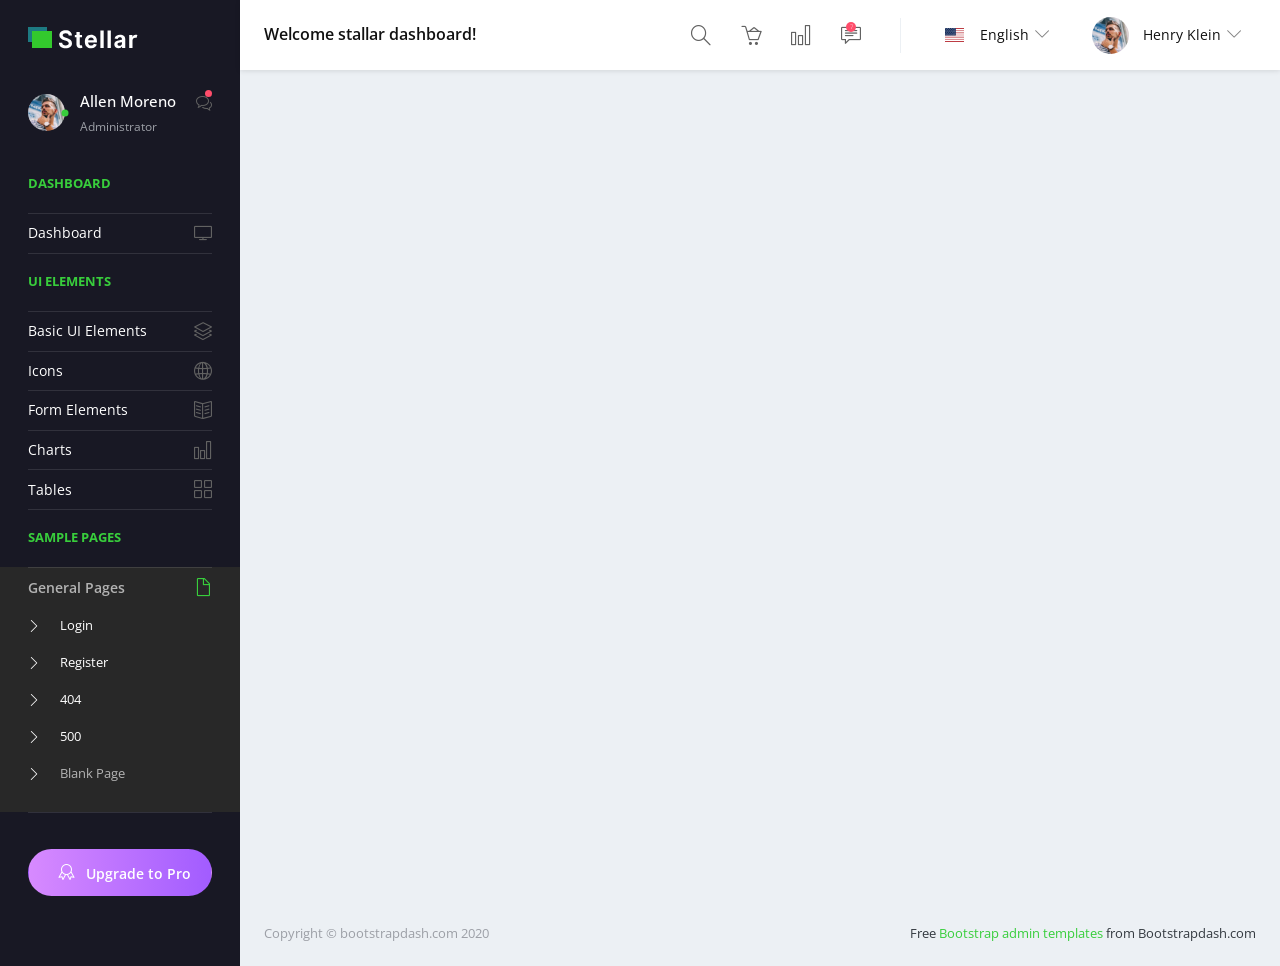
<file: Blacsys/pages/samples/blank-page.html>
<!DOCTYPE html>
<html lang="en">
  <head>
    <!-- Required meta tags -->
    <meta charset="utf-8">
    <meta name="viewport" content="width=device-width, initial-scale=1, shrink-to-fit=no">
    <title>Stellar Admin</title>
    <!-- plugins:css -->
    <link rel="stylesheet" href="../../vendors/simple-line-icons/css/simple-line-icons.css">
    <link rel="stylesheet" href="../../vendors/flag-icon-css/css/flag-icon.min.css">
    <link rel="stylesheet" href="../../vendors/css/vendor.bundle.base.css">
    <!-- endinject -->
    <!-- Plugin css for this page -->
    <!-- End plugin css for this page -->
    <!-- inject:css -->
    <!-- endinject -->
    <!-- Layout styles -->
    <link rel="stylesheet" href="../../css/style.css" <!-- End layout styles -->
    <link rel="shortcut icon" href="../../images/favicon.png" />
  </head>
  <body>
    <div class="container-scroller">
      <!-- partial:../../partials/_navbar.html -->
      <nav class="navbar default-layout-navbar col-lg-12 col-12 p-0 fixed-top d-flex flex-row">
        <div class="navbar-brand-wrapper d-flex align-items-center">
          <a class="navbar-brand brand-logo" href="../../index.html">
            <img src="../../images/logo.svg" alt="logo" class="logo-dark" />
          </a>
          <a class="navbar-brand brand-logo-mini" href="../../index.html"><img src="../../images/logo-mini.svg" alt="logo" /></a>
        </div>
        <div class="navbar-menu-wrapper d-flex align-items-center flex-grow-1">
          <h5 class="mb-0 font-weight-medium d-none d-lg-flex">Welcome stallar dashboard!</h5>
          <ul class="navbar-nav navbar-nav-right ml-auto">
            <form class="search-form d-none d-md-block" action="#">
              <i class="icon-magnifier"></i>
              <input type="search" class="form-control" placeholder="Search Here" title="Search here">
            </form>
            <li class="nav-item"><a href="#" class="nav-link"><i class="icon-basket-loaded"></i></a></li>
            <li class="nav-item"><a href="#" class="nav-link"><i class="icon-chart"></i></a></li>
            <li class="nav-item dropdown">
              <a class="nav-link count-indicator message-dropdown" id="messageDropdown" href="#" data-toggle="dropdown" aria-expanded="false">
                <i class="icon-speech"></i>
                <span class="count">7</span>
              </a>
              <div class="dropdown-menu dropdown-menu-right navbar-dropdown preview-list pb-0" aria-labelledby="messageDropdown">
                <a class="dropdown-item py-3">
                  <p class="mb-0 font-weight-medium float-left">You have 7 unread mails </p>
                  <span class="badge badge-pill badge-primary float-right">View all</span>
                </a>
                <div class="dropdown-divider"></div>
                <a class="dropdown-item preview-item">
                  <div class="preview-thumbnail">
                    <img src="../../images/faces/face10.jpg" alt="image" class="img-sm profile-pic">
                  </div>
                  <div class="preview-item-content flex-grow py-2">
                    <p class="preview-subject ellipsis font-weight-medium text-dark">Marian Garner </p>
                    <p class="font-weight-light small-text"> The meeting is cancelled </p>
                  </div>
                </a>
                <a class="dropdown-item preview-item">
                  <div class="preview-thumbnail">
                    <img src="../../images/faces/face12.jpg" alt="image" class="img-sm profile-pic">
                  </div>
                  <div class="preview-item-content flex-grow py-2">
                    <p class="preview-subject ellipsis font-weight-medium text-dark">David Grey </p>
                    <p class="font-weight-light small-text"> The meeting is cancelled </p>
                  </div>
                </a>
                <a class="dropdown-item preview-item">
                  <div class="preview-thumbnail">
                    <img src="../../images/faces/face1.jpg" alt="image" class="img-sm profile-pic">
                  </div>
                  <div class="preview-item-content flex-grow py-2">
                    <p class="preview-subject ellipsis font-weight-medium text-dark">Travis Jenkins </p>
                    <p class="font-weight-light small-text"> The meeting is cancelled </p>
                  </div>
                </a>
              </div>
            </li>
            <li class="nav-item dropdown language-dropdown d-none d-sm-flex align-items-center">
              <a class="nav-link d-flex align-items-center dropdown-toggle" id="LanguageDropdown" href="#" data-toggle="dropdown" aria-expanded="false">
                <div class="d-inline-flex mr-3">
                  <i class="flag-icon flag-icon-us"></i>
                </div>
                <span class="profile-text font-weight-normal">English</span>
              </a>
              <div class="dropdown-menu dropdown-menu-left navbar-dropdown py-2" aria-labelledby="LanguageDropdown">
                <a class="dropdown-item">
                  <i class="flag-icon flag-icon-us"></i> English </a>
                <a class="dropdown-item">
                  <i class="flag-icon flag-icon-fr"></i> French </a>
                <a class="dropdown-item">
                  <i class="flag-icon flag-icon-ae"></i> Arabic </a>
                <a class="dropdown-item">
                  <i class="flag-icon flag-icon-ru"></i> Russian </a>
              </div>
            </li>
            <li class="nav-item dropdown d-none d-xl-inline-flex user-dropdown">
              <a class="nav-link dropdown-toggle" id="UserDropdown" href="#" data-toggle="dropdown" aria-expanded="false">
                <img class="img-xs rounded-circle ml-2" src="../../images/faces/face8.jpg" alt="Profile image"> <span class="font-weight-normal"> Henry Klein </span></a>
              <div class="dropdown-menu dropdown-menu-right navbar-dropdown" aria-labelledby="UserDropdown">
                <div class="dropdown-header text-center">
                  <img class="img-md rounded-circle" src="../../images/faces/face8.jpg" alt="Profile image">
                  <p class="mb-1 mt-3">Allen Moreno</p>
                  <p class="font-weight-light text-muted mb-0">allenmoreno@gmail.com</p>
                </div>
                <a class="dropdown-item"><i class="dropdown-item-icon icon-user text-primary"></i> My Profile <span class="badge badge-pill badge-danger">1</span></a>
                <a class="dropdown-item"><i class="dropdown-item-icon icon-speech text-primary"></i> Messages</a>
                <a class="dropdown-item"><i class="dropdown-item-icon icon-energy text-primary"></i> Activity</a>
                <a class="dropdown-item"><i class="dropdown-item-icon icon-question text-primary"></i> FAQ</a>
                <a class="dropdown-item"><i class="dropdown-item-icon icon-power text-primary"></i>Sign Out</a>
              </div>
            </li>
          </ul>
          <button class="navbar-toggler navbar-toggler-right d-lg-none align-self-center" type="button" data-toggle="offcanvas">
            <span class="icon-menu"></span>
          </button>
        </div>
      </nav>
      <!-- partial -->
      <div class="container-fluid page-body-wrapper">
        <!-- partial:../../partials/_sidebar.html -->
        <nav class="sidebar sidebar-offcanvas" id="sidebar">
          <ul class="nav">
            <li class="nav-item nav-profile">
              <a href="#" class="nav-link">
                <div class="profile-image">
                  <img class="img-xs rounded-circle" src="../../images/faces/face8.jpg" alt="profile image">
                  <div class="dot-indicator bg-success"></div>
                </div>
                <div class="text-wrapper">
                  <p class="profile-name">Allen Moreno</p>
                  <p class="designation">Administrator</p>
                </div>
                <div class="icon-container">
                  <i class="icon-bubbles"></i>
                  <div class="dot-indicator bg-danger"></div>
                </div>
              </a>
            </li>
            <li class="nav-item nav-category">
              <span class="nav-link">Dashboard</span>
            </li>
            <li class="nav-item">
              <a class="nav-link" href="../../index.html">
                <span class="menu-title">Dashboard</span>
                <i class="icon-screen-desktop menu-icon"></i>
              </a>
            </li>
            <li class="nav-item nav-category"><span class="nav-link">UI Elements</span></li>
            <li class="nav-item">
              <a class="nav-link" data-toggle="collapse" href="#ui-basic" aria-expanded="false" aria-controls="ui-basic">
                <span class="menu-title">Basic UI Elements</span>
                <i class="icon-layers menu-icon"></i>
              </a>
              <div class="collapse" id="ui-basic">
                <ul class="nav flex-column sub-menu">
                  <li class="nav-item"> <a class="nav-link" href="../../pages/ui-features/buttons.html">Buttons</a></li>
                  <li class="nav-item"> <a class="nav-link" href="../../pages/ui-features/typography.html">Typography</a></li>
                </ul>
              </div>
            </li>
            <li class="nav-item">
              <a class="nav-link" href="../../pages/icons/simple-line-icons.html">
                <span class="menu-title">Icons</span>
                <i class="icon-globe menu-icon"></i>
              </a>
            </li>
            <li class="nav-item">
              <a class="nav-link" href="../../pages/forms/basic_elements.html">
                <span class="menu-title">Form Elements</span>
                <i class="icon-book-open menu-icon"></i>
              </a>
            </li>
            <li class="nav-item">
              <a class="nav-link" href="../../pages/charts/chartist.html">
                <span class="menu-title">Charts</span>
                <i class="icon-chart menu-icon"></i>
              </a>
            </li>
            <li class="nav-item">
              <a class="nav-link" href="../../pages/tables/basic-table.html">
                <span class="menu-title">Tables</span>
                <i class="icon-grid menu-icon"></i>
              </a>
            </li>
            <li class="nav-item nav-category"><span class="nav-link">Sample Pages</span></li>
            <li class="nav-item">
              <a class="nav-link" data-toggle="collapse" href="#auth" aria-expanded="false" aria-controls="auth">
                <span class="menu-title">General Pages</span>
                <i class="icon-doc menu-icon"></i>
              </a>
              <div class="collapse" id="auth">
                <ul class="nav flex-column sub-menu">
                  <li class="nav-item"> <a class="nav-link" href="../../pages/samples/login.html"> Login </a></li>
                  <li class="nav-item"> <a class="nav-link" href="../../pages/samples/register.html"> Register </a></li>
                  <li class="nav-item"> <a class="nav-link" href="../../pages/samples/error-404.html"> 404 </a></li>
                  <li class="nav-item"> <a class="nav-link" href="../../pages/samples/error-500.html"> 500 </a></li>
                  <li class="nav-item"> <a class="nav-link" href="../../pages/samples/blank-page.html"> Blank Page </a></li>
                </ul>
              </div>
            </li>
            <li class="nav-item pro-upgrade">
              <span class="nav-link">
                <a class="btn btn-block px-0 btn-rounded btn-upgrade" href="https://www.bootstrapdash.com/product/stellar-admin-template/" target="_blank"> <i class="icon-badge mx-2"></i> Upgrade to Pro</a>
              </span>
            </li>
          </ul>
        </nav>
        <!-- partial -->
        <div class="main-panel">
          <div class="content-wrapper">
          </div>
          <!-- content-wrapper ends -->
          <!-- partial:../../partials/_footer.html -->
          <footer class="footer">
            <div class="d-sm-flex justify-content-center justify-content-sm-between">
              <span class="text-muted d-block text-center text-sm-left d-sm-inline-block">Copyright © bootstrapdash.com 2020</span>
              <span class="float-none float-sm-right d-block mt-1 mt-sm-0 text-center"> Free <a href="https://www.bootstrapdash.com/bootstrap-admin-template/" target="_blank">Bootstrap admin templates</a> from Bootstrapdash.com</span>
            </div>
          </footer>
          <!-- partial -->
        </div>
        <!-- main-panel ends -->
      </div>
      <!-- page-body-wrapper ends -->
    </div>
    <!-- container-scroller -->
    <!-- plugins:js -->
    <script src="../../vendors/js/vendor.bundle.base.js"></script>
    <!-- endinject -->
    <!-- Plugin js for this page -->
    <!-- End plugin js for this page -->
    <!-- inject:js -->
    <script src="../../js/off-canvas.js"></script>
    <script src="../../js/misc.js"></script>
    <!-- endinject -->
    <!-- Custom js for this page -->
    <!-- End custom js for this page -->
  </body>
</html>
</file>
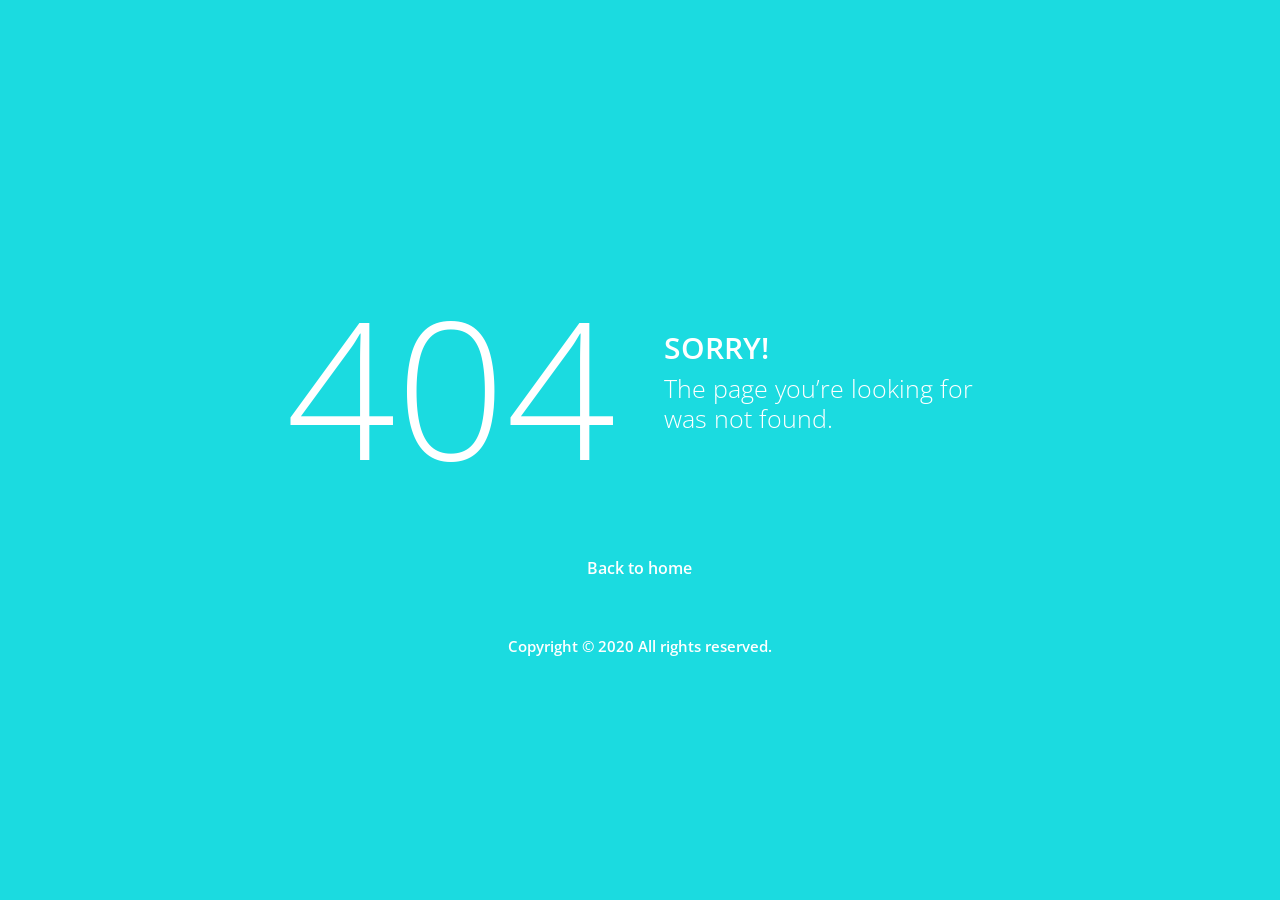
<file: Blacsys/pages/samples/error-404.html>
<!DOCTYPE html>
<html lang="en">
  <head>
    <!-- Required meta tags -->
    <meta charset="utf-8">
    <meta name="viewport" content="width=device-width, initial-scale=1, shrink-to-fit=no">
    <title>Stellar Admin</title>
    <!-- plugins:css -->
    <link rel="stylesheet" href="../../vendors/simple-line-icons/css/simple-line-icons.css">
    <link rel="stylesheet" href="../../vendors/flag-icon-css/css/flag-icon.min.css">
    <link rel="stylesheet" href="../../vendors/css/vendor.bundle.base.css">
    <!-- endinject -->
    <!-- Plugin css for this page -->
    <!-- End Plugin css for this page -->
    <!-- inject:css -->
    <!-- endinject -->
    <!-- Layout styles -->
    <link rel="stylesheet" href="../../css/style.css" <!-- End layout styles -->
    <link rel="shortcut icon" href="../../images/favicon.png" />
  </head>
  <body>
    <div class="container-scroller">
      <div class="container-fluid page-body-wrapper full-page-wrapper">
        <div class="content-wrapper d-flex align-items-center text-center error-page bg-primary">
          <div class="row flex-grow">
            <div class="col-lg-7 mx-auto text-white">
              <div class="row align-items-center d-flex flex-row">
                <div class="col-lg-6 text-lg-right pr-lg-4">
                  <h1 class="display-1 mb-0">404</h1>
                </div>
                <div class="col-lg-6 error-page-divider text-lg-left pl-lg-4">
                  <h2>SORRY!</h2>
                  <h3 class="font-weight-light">The page you’re looking for was not found.</h3>
                </div>
              </div>
              <div class="row mt-5">
                <div class="col-12 text-center mt-xl-2">
                  <a class="text-white font-weight-medium" href="../../index.html">Back to home</a>
                </div>
              </div>
              <div class="row mt-5">
                <div class="col-12 mt-xl-2">
                  <p class="text-white font-weight-medium text-center">Copyright &copy; 2020 All rights reserved.</p>
                </div>
              </div>
            </div>
          </div>
        </div>
        <!-- content-wrapper ends -->
      </div>
      <!-- page-body-wrapper ends -->
    </div>
    <!-- container-scroller -->
    <!-- plugins:js -->
    <script src="../../vendors/js/vendor.bundle.base.js"></script>
    <!-- endinject -->
    <!-- Plugin js for this page -->
    <!-- End plugin js for this page -->
    <!-- inject:js -->
    <script src="../../js/off-canvas.js"></script>
    <script src="../../js/misc.js"></script>
    <!-- endinject -->
  </body>
</html>
</file>
<file: Blacsys/vendors/simple-line-icons/css/simple-line-icons.css>
@font-face {
  font-family: 'simple-line-icons';
  src: url('../fonts/Simple-Line-Icons.eot?v=2.4.0');
  src: url('../fonts/Simple-Line-Icons.eot?v=2.4.0#iefix') format('embedded-opentype'), url('../fonts/Simple-Line-Icons.woff2?v=2.4.0') format('woff2'), url('../fonts/Simple-Line-Icons.ttf?v=2.4.0') format('truetype'), url('../fonts/Simple-Line-Icons.woff?v=2.4.0') format('woff'), url('../fonts/Simple-Line-Icons.svg?v=2.4.0#simple-line-icons') format('svg');
  font-weight: normal;
  font-style: normal;
}
/*
 Use the following CSS code if you want to have a class per icon.
 Instead of a list of all class selectors, you can use the generic [class*="icon-"] selector, but it's slower:
*/
.icon-user,
.icon-people,
.icon-user-female,
.icon-user-follow,
.icon-user-following,
.icon-user-unfollow,
.icon-login,
.icon-logout,
.icon-emotsmile,
.icon-phone,
.icon-call-end,
.icon-call-in,
.icon-call-out,
.icon-map,
.icon-location-pin,
.icon-direction,
.icon-directions,
.icon-compass,
.icon-layers,
.icon-menu,
.icon-list,
.icon-options-vertical,
.icon-options,
.icon-arrow-down,
.icon-arrow-left,
.icon-arrow-right,
.icon-arrow-up,
.icon-arrow-up-circle,
.icon-arrow-left-circle,
.icon-arrow-right-circle,
.icon-arrow-down-circle,
.icon-check,
.icon-clock,
.icon-plus,
.icon-minus,
.icon-close,
.icon-event,
.icon-exclamation,
.icon-organization,
.icon-trophy,
.icon-screen-smartphone,
.icon-screen-desktop,
.icon-plane,
.icon-notebook,
.icon-mustache,
.icon-mouse,
.icon-magnet,
.icon-energy,
.icon-disc,
.icon-cursor,
.icon-cursor-move,
.icon-crop,
.icon-chemistry,
.icon-speedometer,
.icon-shield,
.icon-screen-tablet,
.icon-magic-wand,
.icon-hourglass,
.icon-graduation,
.icon-ghost,
.icon-game-controller,
.icon-fire,
.icon-eyeglass,
.icon-envelope-open,
.icon-envelope-letter,
.icon-bell,
.icon-badge,
.icon-anchor,
.icon-wallet,
.icon-vector,
.icon-speech,
.icon-puzzle,
.icon-printer,
.icon-present,
.icon-playlist,
.icon-pin,
.icon-picture,
.icon-handbag,
.icon-globe-alt,
.icon-globe,
.icon-folder-alt,
.icon-folder,
.icon-film,
.icon-feed,
.icon-drop,
.icon-drawer,
.icon-docs,
.icon-doc,
.icon-diamond,
.icon-cup,
.icon-calculator,
.icon-bubbles,
.icon-briefcase,
.icon-book-open,
.icon-basket-loaded,
.icon-basket,
.icon-bag,
.icon-action-undo,
.icon-action-redo,
.icon-wrench,
.icon-umbrella,
.icon-trash,
.icon-tag,
.icon-support,
.icon-frame,
.icon-size-fullscreen,
.icon-size-actual,
.icon-shuffle,
.icon-share-alt,
.icon-share,
.icon-rocket,
.icon-question,
.icon-pie-chart,
.icon-pencil,
.icon-note,
.icon-loop,
.icon-home,
.icon-grid,
.icon-graph,
.icon-microphone,
.icon-music-tone-alt,
.icon-music-tone,
.icon-earphones-alt,
.icon-earphones,
.icon-equalizer,
.icon-like,
.icon-dislike,
.icon-control-start,
.icon-control-rewind,
.icon-control-play,
.icon-control-pause,
.icon-control-forward,
.icon-control-end,
.icon-volume-1,
.icon-volume-2,
.icon-volume-off,
.icon-calendar,
.icon-bulb,
.icon-chart,
.icon-ban,
.icon-bubble,
.icon-camrecorder,
.icon-camera,
.icon-cloud-download,
.icon-cloud-upload,
.icon-envelope,
.icon-eye,
.icon-flag,
.icon-heart,
.icon-info,
.icon-key,
.icon-link,
.icon-lock,
.icon-lock-open,
.icon-magnifier,
.icon-magnifier-add,
.icon-magnifier-remove,
.icon-paper-clip,
.icon-paper-plane,
.icon-power,
.icon-refresh,
.icon-reload,
.icon-settings,
.icon-star,
.icon-symbol-female,
.icon-symbol-male,
.icon-target,
.icon-credit-card,
.icon-paypal,
.icon-social-tumblr,
.icon-social-twitter,
.icon-social-facebook,
.icon-social-instagram,
.icon-social-linkedin,
.icon-social-pinterest,
.icon-social-github,
.icon-social-google,
.icon-social-reddit,
.icon-social-skype,
.icon-social-dribbble,
.icon-social-behance,
.icon-social-foursqare,
.icon-social-soundcloud,
.icon-social-spotify,
.icon-social-stumbleupon,
.icon-social-youtube,
.icon-social-dropbox,
.icon-social-vkontakte,
.icon-social-steam {
  font-family: 'simple-line-icons';
  speak: none;
  font-style: normal;
  font-weight: normal;
  font-variant: normal;
  text-transform: none;
  line-height: 1;
  /* Better Font Rendering =========== */
  -webkit-font-smoothing: antialiased;
  -moz-osx-font-smoothing: grayscale;
}
.icon-user:before {
  content: "\e005";
}
.icon-people:before {
  content: "\e001";
}
.icon-user-female:before {
  content: "\e000";
}
.icon-user-follow:before {
  content: "\e002";
}
.icon-user-following:before {
  content: "\e003";
}
.icon-user-unfollow:before {
  content: "\e004";
}
.icon-login:before {
  content: "\e066";
}
.icon-logout:before {
  content: "\e065";
}
.icon-emotsmile:before {
  content: "\e021";
}
.icon-phone:before {
  content: "\e600";
}
.icon-call-end:before {
  content: "\e048";
}
.icon-call-in:before {
  content: "\e047";
}
.icon-call-out:before {
  content: "\e046";
}
.icon-map:before {
  content: "\e033";
}
.icon-location-pin:before {
  content: "\e096";
}
.icon-direction:before {
  content: "\e042";
}
.icon-directions:before {
  content: "\e041";
}
.icon-compass:before {
  content: "\e045";
}
.icon-layers:before {
  content: "\e034";
}
.icon-menu:before {
  content: "\e601";
}
.icon-list:before {
  content: "\e067";
}
.icon-options-vertical:before {
  content: "\e602";
}
.icon-options:before {
  content: "\e603";
}
.icon-arrow-down:before {
  content: "\e604";
}
.icon-arrow-left:before {
  content: "\e605";
}
.icon-arrow-right:before {
  content: "\e606";
}
.icon-arrow-up:before {
  content: "\e607";
}
.icon-arrow-up-circle:before {
  content: "\e078";
}
.icon-arrow-left-circle:before {
  content: "\e07a";
}
.icon-arrow-right-circle:before {
  content: "\e079";
}
.icon-arrow-down-circle:before {
  content: "\e07b";
}
.icon-check:before {
  content: "\e080";
}
.icon-clock:before {
  content: "\e081";
}
.icon-plus:before {
  content: "\e095";
}
.icon-minus:before {
  content: "\e615";
}
.icon-close:before {
  content: "\e082";
}
.icon-event:before {
  content: "\e619";
}
.icon-exclamation:before {
  content: "\e617";
}
.icon-organization:before {
  content: "\e616";
}
.icon-trophy:before {
  content: "\e006";
}
.icon-screen-smartphone:before {
  content: "\e010";
}
.icon-screen-desktop:before {
  content: "\e011";
}
.icon-plane:before {
  content: "\e012";
}
.icon-notebook:before {
  content: "\e013";
}
.icon-mustache:before {
  content: "\e014";
}
.icon-mouse:before {
  content: "\e015";
}
.icon-magnet:before {
  content: "\e016";
}
.icon-energy:before {
  content: "\e020";
}
.icon-disc:before {
  content: "\e022";
}
.icon-cursor:before {
  content: "\e06e";
}
.icon-cursor-move:before {
  content: "\e023";
}
.icon-crop:before {
  content: "\e024";
}
.icon-chemistry:before {
  content: "\e026";
}
.icon-speedometer:before {
  content: "\e007";
}
.icon-shield:before {
  content: "\e00e";
}
.icon-screen-tablet:before {
  content: "\e00f";
}
.icon-magic-wand:before {
  content: "\e017";
}
.icon-hourglass:before {
  content: "\e018";
}
.icon-graduation:before {
  content: "\e019";
}
.icon-ghost:before {
  content: "\e01a";
}
.icon-game-controller:before {
  content: "\e01b";
}
.icon-fire:before {
  content: "\e01c";
}
.icon-eyeglass:before {
  content: "\e01d";
}
.icon-envelope-open:before {
  content: "\e01e";
}
.icon-envelope-letter:before {
  content: "\e01f";
}
.icon-bell:before {
  content: "\e027";
}
.icon-badge:before {
  content: "\e028";
}
.icon-anchor:before {
  content: "\e029";
}
.icon-wallet:before {
  content: "\e02a";
}
.icon-vector:before {
  content: "\e02b";
}
.icon-speech:before {
  content: "\e02c";
}
.icon-puzzle:before {
  content: "\e02d";
}
.icon-printer:before {
  content: "\e02e";
}
.icon-present:before {
  content: "\e02f";
}
.icon-playlist:before {
  content: "\e030";
}
.icon-pin:before {
  content: "\e031";
}
.icon-picture:before {
  content: "\e032";
}
.icon-handbag:before {
  content: "\e035";
}
.icon-globe-alt:before {
  content: "\e036";
}
.icon-globe:before {
  content: "\e037";
}
.icon-folder-alt:before {
  content: "\e039";
}
.icon-folder:before {
  content: "\e089";
}
.icon-film:before {
  content: "\e03a";
}
.icon-feed:before {
  content: "\e03b";
}
.icon-drop:before {
  content: "\e03e";
}
.icon-drawer:before {
  content: "\e03f";
}
.icon-docs:before {
  content: "\e040";
}
.icon-doc:before {
  content: "\e085";
}
.icon-diamond:before {
  content: "\e043";
}
.icon-cup:before {
  content: "\e044";
}
.icon-calculator:before {
  content: "\e049";
}
.icon-bubbles:before {
  content: "\e04a";
}
.icon-briefcase:before {
  content: "\e04b";
}
.icon-book-open:before {
  content: "\e04c";
}
.icon-basket-loaded:before {
  content: "\e04d";
}
.icon-basket:before {
  content: "\e04e";
}
.icon-bag:before {
  content: "\e04f";
}
.icon-action-undo:before {
  content: "\e050";
}
.icon-action-redo:before {
  content: "\e051";
}
.icon-wrench:before {
  content: "\e052";
}
.icon-umbrella:before {
  content: "\e053";
}
.icon-trash:before {
  content: "\e054";
}
.icon-tag:before {
  content: "\e055";
}
.icon-support:before {
  content: "\e056";
}
.icon-frame:before {
  content: "\e038";
}
.icon-size-fullscreen:before {
  content: "\e057";
}
.icon-size-actual:before {
  content: "\e058";
}
.icon-shuffle:before {
  content: "\e059";
}
.icon-share-alt:before {
  content: "\e05a";
}
.icon-share:before {
  content: "\e05b";
}
.icon-rocket:before {
  content: "\e05c";
}
.icon-question:before {
  content: "\e05d";
}
.icon-pie-chart:before {
  content: "\e05e";
}
.icon-pencil:before {
  content: "\e05f";
}
.icon-note:before {
  content: "\e060";
}
.icon-loop:before {
  content: "\e064";
}
.icon-home:before {
  content: "\e069";
}
.icon-grid:before {
  content: "\e06a";
}
.icon-graph:before {
  content: "\e06b";
}
.icon-microphone:before {
  content: "\e063";
}
.icon-music-tone-alt:before {
  content: "\e061";
}
.icon-music-tone:before {
  content: "\e062";
}
.icon-earphones-alt:before {
  content: "\e03c";
}
.icon-earphones:before {
  content: "\e03d";
}
.icon-equalizer:before {
  content: "\e06c";
}
.icon-like:before {
  content: "\e068";
}
.icon-dislike:before {
  content: "\e06d";
}
.icon-control-start:before {
  content: "\e06f";
}
.icon-control-rewind:before {
  content: "\e070";
}
.icon-control-play:before {
  content: "\e071";
}
.icon-control-pause:before {
  content: "\e072";
}
.icon-control-forward:before {
  content: "\e073";
}
.icon-control-end:before {
  content: "\e074";
}
.icon-volume-1:before {
  content: "\e09f";
}
.icon-volume-2:before {
  content: "\e0a0";
}
.icon-volume-off:before {
  content: "\e0a1";
}
.icon-calendar:before {
  content: "\e075";
}
.icon-bulb:before {
  content: "\e076";
}
.icon-chart:before {
  content: "\e077";
}
.icon-ban:before {
  content: "\e07c";
}
.icon-bubble:before {
  content: "\e07d";
}
.icon-camrecorder:before {
  content: "\e07e";
}
.icon-camera:before {
  content: "\e07f";
}
.icon-cloud-download:before {
  content: "\e083";
}
.icon-cloud-upload:before {
  content: "\e084";
}
.icon-envelope:before {
  content: "\e086";
}
.icon-eye:before {
  content: "\e087";
}
.icon-flag:before {
  content: "\e088";
}
.icon-heart:before {
  content: "\e08a";
}
.icon-info:before {
  content: "\e08b";
}
.icon-key:before {
  content: "\e08c";
}
.icon-link:before {
  content: "\e08d";
}
.icon-lock:before {
  content: "\e08e";
}
.icon-lock-open:before {
  content: "\e08f";
}
.icon-magnifier:before {
  content: "\e090";
}
.icon-magnifier-add:before {
  content: "\e091";
}
.icon-magnifier-remove:before {
  content: "\e092";
}
.icon-paper-clip:before {
  content: "\e093";
}
.icon-paper-plane:before {
  content: "\e094";
}
.icon-power:before {
  content: "\e097";
}
.icon-refresh:before {
  content: "\e098";
}
.icon-reload:before {
  content: "\e099";
}
.icon-settings:before {
  content: "\e09a";
}
.icon-star:before {
  content: "\e09b";
}
.icon-symbol-female:before {
  content: "\e09c";
}
.icon-symbol-male:before {
  content: "\e09d";
}
.icon-target:before {
  content: "\e09e";
}
.icon-credit-card:before {
  content: "\e025";
}
.icon-paypal:before {
  content: "\e608";
}
.icon-social-tumblr:before {
  content: "\e00a";
}
.icon-social-twitter:before {
  content: "\e009";
}
.icon-social-facebook:before {
  content: "\e00b";
}
.icon-social-instagram:before {
  content: "\e609";
}
.icon-social-linkedin:before {
  content: "\e60a";
}
.icon-social-pinterest:before {
  content: "\e60b";
}
.icon-social-github:before {
  content: "\e60c";
}
.icon-social-google:before {
  content: "\e60d";
}
.icon-social-reddit:before {
  content: "\e60e";
}
.icon-social-skype:before {
  content: "\e60f";
}
.icon-social-dribbble:before {
  content: "\e00d";
}
.icon-social-behance:before {
  content: "\e610";
}
.icon-social-foursqare:before {
  content: "\e611";
}
.icon-social-soundcloud:before {
  content: "\e612";
}
.icon-social-spotify:before {
  content: "\e613";
}
.icon-social-stumbleupon:before {
  content: "\e614";
}
.icon-social-youtube:before {
  content: "\e008";
}
.icon-social-dropbox:before {
  content: "\e00c";
}
.icon-social-vkontakte:before {
  content: "\e618";
}
.icon-social-steam:before {
  content: "\e620";
}
</file>
<file: Blacsys/vendors/css/vendor.bundle.base.css>
/*
 * Container style
 */
.ps {
  overflow: hidden !important;
  overflow-anchor: none;
  -ms-overflow-style: none;
  touch-action: auto;
  -ms-touch-action: auto;
}

/*
 * Scrollbar rail styles
 */
.ps__rail-x {
  display: none;
  opacity: 0;
  transition: background-color .2s linear, opacity .2s linear;
  -webkit-transition: background-color .2s linear, opacity .2s linear;
  height: 15px;
  /* there must be 'bottom' or 'top' for ps__rail-x */
  bottom: 0px;
  /* please don't change 'position' */
  position: absolute;
}

.ps__rail-y {
  display: none;
  opacity: 0;
  transition: background-color .2s linear, opacity .2s linear;
  -webkit-transition: background-color .2s linear, opacity .2s linear;
  width: 15px;
  /* there must be 'right' or 'left' for ps__rail-y */
  right: 0;
  /* please don't change 'position' */
  position: absolute;
}

.ps--active-x > .ps__rail-x,
.ps--active-y > .ps__rail-y {
  display: block;
  background-color: transparent;
}

.ps:hover > .ps__rail-x,
.ps:hover > .ps__rail-y,
.ps--focus > .ps__rail-x,
.ps--focus > .ps__rail-y,
.ps--scrolling-x > .ps__rail-x,
.ps--scrolling-y > .ps__rail-y {
  opacity: 0.6;
}

.ps .ps__rail-x:hover,
.ps .ps__rail-y:hover,
.ps .ps__rail-x:focus,
.ps .ps__rail-y:focus,
.ps .ps__rail-x.ps--clicking,
.ps .ps__rail-y.ps--clicking {
  background-color: #eee;
  opacity: 0.9;
}

/*
 * Scrollbar thumb styles
 */
.ps__thumb-x {
  background-color: #aaa;
  border-radius: 6px;
  transition: background-color .2s linear, height .2s ease-in-out;
  -webkit-transition: background-color .2s linear, height .2s ease-in-out;
  height: 6px;
  /* there must be 'bottom' for ps__thumb-x */
  bottom: 2px;
  /* please don't change 'position' */
  position: absolute;
}

.ps__thumb-y {
  background-color: #aaa;
  border-radius: 6px;
  transition: background-color .2s linear, width .2s ease-in-out;
  -webkit-transition: background-color .2s linear, width .2s ease-in-out;
  width: 6px;
  /* there must be 'right' for ps__thumb-y */
  right: 2px;
  /* please don't change 'position' */
  position: absolute;
}

.ps__rail-x:hover > .ps__thumb-x,
.ps__rail-x:focus > .ps__thumb-x,
.ps__rail-x.ps--clicking .ps__thumb-x {
  background-color: #999;
  height: 11px;
}

.ps__rail-y:hover > .ps__thumb-y,
.ps__rail-y:focus > .ps__thumb-y,
.ps__rail-y.ps--clicking .ps__thumb-y {
  background-color: #999;
  width: 11px;
}

/* MS supports */
@supports (-ms-overflow-style: none) {
  .ps {
    overflow: auto !important;
  }
}

@media screen and (-ms-high-contrast: active), (-ms-high-contrast: none) {
  .ps {
    overflow: auto !important;
  }
}
</file>
<file: Blacsys/vendors/daterangepicker/daterangepicker.css>
.daterangepicker {
  position: absolute;
  color: inherit;
  background-color: #fff;
  border-radius: 4px;
  border: 1px solid #ddd;
  width: 278px;
  max-width: none;
  padding: 0;
  margin-top: 7px;
  top: 100px;
  left: 20px;
  z-index: 3001;
  display: none;
  font-family: arial;
  font-size: 15px;
  line-height: 1em;
}

.daterangepicker:before, .daterangepicker:after {
  position: absolute;
  display: inline-block;
  border-bottom-color: rgba(0, 0, 0, 0.2);
  content: '';
}

.daterangepicker:before {
  top: -7px;
  border-right: 7px solid transparent;
  border-left: 7px solid transparent;
  border-bottom: 7px solid #ccc;
}

.daterangepicker:after {
  top: -6px;
  border-right: 6px solid transparent;
  border-bottom: 6px solid #fff;
  border-left: 6px solid transparent;
}

.daterangepicker.opensleft:before {
  right: 9px;
}

.daterangepicker.opensleft:after {
  right: 10px;
}

.daterangepicker.openscenter:before {
  left: 0;
  right: 0;
  width: 0;
  margin-left: auto;
  margin-right: auto;
}

.daterangepicker.openscenter:after {
  left: 0;
  right: 0;
  width: 0;
  margin-left: auto;
  margin-right: auto;
}

.daterangepicker.opensright:before {
  left: 9px;
}

.daterangepicker.opensright:after {
  left: 10px;
}

.daterangepicker.drop-up {
  margin-top: -7px;
}

.daterangepicker.drop-up:before {
  top: initial;
  bottom: -7px;
  border-bottom: initial;
  border-top: 7px solid #ccc;
}

.daterangepicker.drop-up:after {
  top: initial;
  bottom: -6px;
  border-bottom: initial;
  border-top: 6px solid #fff;
}

.daterangepicker.single .daterangepicker .ranges, .daterangepicker.single .drp-calendar {
  float: none;
}

.daterangepicker.single .drp-selected {
  display: none;
}

.daterangepicker.show-calendar .drp-calendar {
  display: block;
}

.daterangepicker.show-calendar .drp-buttons {
  display: block;
}

.daterangepicker.auto-apply .drp-buttons {
  display: none;
}

.daterangepicker .drp-calendar {
  display: none;
  max-width: 270px;
}

.daterangepicker .drp-calendar.left {
  padding: 8px 0 8px 8px;
}

.daterangepicker .drp-calendar.right {
  padding: 8px;
}

.daterangepicker .drp-calendar.single .calendar-table {
  border: none;
}

.daterangepicker .calendar-table .next span, .daterangepicker .calendar-table .prev span {
  color: #fff;
  border: solid black;
  border-width: 0 2px 2px 0;
  border-radius: 0;
  display: inline-block;
  padding: 3px;
}

.daterangepicker .calendar-table .next span {
  transform: rotate(-45deg);
  -webkit-transform: rotate(-45deg);
}

.daterangepicker .calendar-table .prev span {
  transform: rotate(135deg);
  -webkit-transform: rotate(135deg);
}

.daterangepicker .calendar-table th, .daterangepicker .calendar-table td {
  white-space: nowrap;
  text-align: center;
  vertical-align: middle;
  min-width: 32px;
  width: 32px;
  height: 24px;
  line-height: 24px;
  font-size: 12px;
  border-radius: 4px;
  border: 1px solid transparent;
  white-space: nowrap;
  cursor: pointer;
}

.daterangepicker .calendar-table {
  border: 1px solid #fff;
  border-radius: 4px;
  background-color: #fff;
}

.daterangepicker .calendar-table table {
  width: 100%;
  margin: 0;
  border-spacing: 0;
  border-collapse: collapse;
}

.daterangepicker td.available:hover, .daterangepicker th.available:hover {
  background-color: #eee;
  border-color: transparent;
  color: inherit;
}

.daterangepicker td.week, .daterangepicker th.week {
  font-size: 80%;
  color: #ccc;
}

.daterangepicker td.off, .daterangepicker td.off.in-range, .daterangepicker td.off.start-date, .daterangepicker td.off.end-date {
  background-color: #fff;
  border-color: transparent;
  color: #999;
}

.daterangepicker td.in-range {
  background-color: #ebf4f8;
  border-color: transparent;
  color: #000;
  border-radius: 0;
}

.daterangepicker td.start-date {
  border-radius: 4px 0 0 4px;
}

.daterangepicker td.end-date {
  border-radius: 0 4px 4px 0;
}

.daterangepicker td.start-date.end-date {
  border-radius: 4px;
}

.daterangepicker td.active, .daterangepicker td.active:hover {
  background-color: #357ebd;
  border-color: transparent;
  color: #fff;
}

.daterangepicker th.month {
  width: auto;
}

.daterangepicker td.disabled, .daterangepicker option.disabled {
  color: #999;
  cursor: not-allowed;
  text-decoration: line-through;
}

.daterangepicker select.monthselect, .daterangepicker select.yearselect {
  font-size: 12px;
  padding: 1px;
  height: auto;
  margin: 0;
  cursor: default;
}

.daterangepicker select.monthselect {
  margin-right: 2%;
  width: 56%;
}

.daterangepicker select.yearselect {
  width: 40%;
}

.daterangepicker select.hourselect, .daterangepicker select.minuteselect, .daterangepicker select.secondselect, .daterangepicker select.ampmselect {
  width: 50px;
  margin: 0 auto;
  background: #eee;
  border: 1px solid #eee;
  padding: 2px;
  outline: 0;
  font-size: 12px;
}

.daterangepicker .calendar-time {
  text-align: center;
  margin: 4px auto 0 auto;
  line-height: 30px;
  position: relative;
}

.daterangepicker .calendar-time select.disabled {
  color: #ccc;
  cursor: not-allowed;
}

.daterangepicker .drp-buttons {
  clear: both;
  text-align: right;
  padding: 8px;
  border-top: 1px solid #ddd;
  display: none;
  line-height: 12px;
  vertical-align: middle;
}

.daterangepicker .drp-selected {
  display: inline-block;
  font-size: 12px;
  padding-right: 8px;
}

.daterangepicker .drp-buttons .btn {
  margin-left: 8px;
  font-size: 12px;
  font-weight: bold;
  padding: 4px 8px;
}

.daterangepicker.show-ranges.single.rtl .drp-calendar.left {
  border-right: 1px solid #ddd;
}

.daterangepicker.show-ranges.single.ltr .drp-calendar.left {
  border-left: 1px solid #ddd;
}

.daterangepicker.show-ranges.rtl .drp-calendar.right {
  border-right: 1px solid #ddd;
}

.daterangepicker.show-ranges.ltr .drp-calendar.left {
  border-left: 1px solid #ddd;
}

.daterangepicker .ranges {
  float: none;
  text-align: left;
  margin: 0;
}

.daterangepicker.show-calendar .ranges {
  margin-top: 8px;
}

.daterangepicker .ranges ul {
  list-style: none;
  margin: 0 auto;
  padding: 0;
  width: 100%;
}

.daterangepicker .ranges li {
  font-size: 12px;
  padding: 8px 12px;
  cursor: pointer;
}

.daterangepicker .ranges li:hover {
  background-color: #eee;
}

.daterangepicker .ranges li.active {
  background-color: #08c;
  color: #fff;
}

/*  Larger Screen Styling */
@media (min-width: 564px) {
  .daterangepicker {
    width: auto;
  }

  .daterangepicker .ranges ul {
    width: 140px;
  }

  .daterangepicker.single .ranges ul {
    width: 100%;
  }

  .daterangepicker.single .drp-calendar.left {
    clear: none;
  }

  .daterangepicker.single .ranges, .daterangepicker.single .drp-calendar {
    float: left;
  }

  .daterangepicker {
    direction: ltr;
    text-align: left;
  }

  .daterangepicker .drp-calendar.left {
    clear: left;
    margin-right: 0;
  }

  .daterangepicker .drp-calendar.left .calendar-table {
    border-right: none;
    border-top-right-radius: 0;
    border-bottom-right-radius: 0;
  }

  .daterangepicker .drp-calendar.right {
    margin-left: 0;
  }

  .daterangepicker .drp-calendar.right .calendar-table {
    border-left: none;
    border-top-left-radius: 0;
    border-bottom-left-radius: 0;
  }

  .daterangepicker .drp-calendar.left .calendar-table {
    padding-right: 8px;
  }

  .daterangepicker .ranges, .daterangepicker .drp-calendar {
    float: left;
  }
}

@media (min-width: 730px) {
  .daterangepicker .ranges {
    width: auto;
  }

  .daterangepicker .ranges {
    float: left;
  }

  .daterangepicker.rtl .ranges {
    float: right;
  }

  .daterangepicker .drp-calendar.left {
    clear: none !important;
  }
}
</file>
<file: Blacsys/vendors/flag-icon-css/css/flag-icon.min.css>
.flag-icon-background{background-size:contain;background-position:50%;background-repeat:no-repeat}.flag-icon{background-size:contain;background-position:50%;background-repeat:no-repeat;position:relative;display:inline-block;width:1.33333333em;line-height:1em}.flag-icon:before{content:"\00a0"}.flag-icon.flag-icon-squared{width:1em}.flag-icon-ad{background-image:url(../flags/4x3/ad.svg)}.flag-icon-ad.flag-icon-squared{background-image:url(../flags/1x1/ad.svg)}.flag-icon-ae{background-image:url(../flags/4x3/ae.svg)}.flag-icon-ae.flag-icon-squared{background-image:url(../flags/1x1/ae.svg)}.flag-icon-af{background-image:url(../flags/4x3/af.svg)}.flag-icon-af.flag-icon-squared{background-image:url(../flags/1x1/af.svg)}.flag-icon-ag{background-image:url(../flags/4x3/ag.svg)}.flag-icon-ag.flag-icon-squared{background-image:url(../flags/1x1/ag.svg)}.flag-icon-ai{background-image:url(../flags/4x3/ai.svg)}.flag-icon-ai.flag-icon-squared{background-image:url(../flags/1x1/ai.svg)}.flag-icon-al{background-image:url(../flags/4x3/al.svg)}.flag-icon-al.flag-icon-squared{background-image:url(../flags/1x1/al.svg)}.flag-icon-am{background-image:url(../flags/4x3/am.svg)}.flag-icon-am.flag-icon-squared{background-image:url(../flags/1x1/am.svg)}.flag-icon-ao{background-image:url(../flags/4x3/ao.svg)}.flag-icon-ao.flag-icon-squared{background-image:url(../flags/1x1/ao.svg)}.flag-icon-aq{background-image:url(../flags/4x3/aq.svg)}.flag-icon-aq.flag-icon-squared{background-image:url(../flags/1x1/aq.svg)}.flag-icon-ar{background-image:url(../flags/4x3/ar.svg)}.flag-icon-ar.flag-icon-squared{background-image:url(../flags/1x1/ar.svg)}.flag-icon-as{background-image:url(../flags/4x3/as.svg)}.flag-icon-as.flag-icon-squared{background-image:url(../flags/1x1/as.svg)}.flag-icon-at{background-image:url(../flags/4x3/at.svg)}.flag-icon-at.flag-icon-squared{background-image:url(../flags/1x1/at.svg)}.flag-icon-au{background-image:url(../flags/4x3/au.svg)}.flag-icon-au.flag-icon-squared{background-image:url(../flags/1x1/au.svg)}.flag-icon-aw{background-image:url(../flags/4x3/aw.svg)}.flag-icon-aw.flag-icon-squared{background-image:url(../flags/1x1/aw.svg)}.flag-icon-ax{background-image:url(../flags/4x3/ax.svg)}.flag-icon-ax.flag-icon-squared{background-image:url(../flags/1x1/ax.svg)}.flag-icon-az{background-image:url(../flags/4x3/az.svg)}.flag-icon-az.flag-icon-squared{background-image:url(../flags/1x1/az.svg)}.flag-icon-ba{background-image:url(../flags/4x3/ba.svg)}.flag-icon-ba.flag-icon-squared{background-image:url(../flags/1x1/ba.svg)}.flag-icon-bb{background-image:url(../flags/4x3/bb.svg)}.flag-icon-bb.flag-icon-squared{background-image:url(../flags/1x1/bb.svg)}.flag-icon-bd{background-image:url(../flags/4x3/bd.svg)}.flag-icon-bd.flag-icon-squared{background-image:url(../flags/1x1/bd.svg)}.flag-icon-be{background-image:url(../flags/4x3/be.svg)}.flag-icon-be.flag-icon-squared{background-image:url(../flags/1x1/be.svg)}.flag-icon-bf{background-image:url(../flags/4x3/bf.svg)}.flag-icon-bf.flag-icon-squared{background-image:url(../flags/1x1/bf.svg)}.flag-icon-bg{background-image:url(../flags/4x3/bg.svg)}.flag-icon-bg.flag-icon-squared{background-image:url(../flags/1x1/bg.svg)}.flag-icon-bh{background-image:url(../flags/4x3/bh.svg)}.flag-icon-bh.flag-icon-squared{background-image:url(../flags/1x1/bh.svg)}.flag-icon-bi{background-image:url(../flags/4x3/bi.svg)}.flag-icon-bi.flag-icon-squared{background-image:url(../flags/1x1/bi.svg)}.flag-icon-bj{background-image:url(../flags/4x3/bj.svg)}.flag-icon-bj.flag-icon-squared{background-image:url(../flags/1x1/bj.svg)}.flag-icon-bl{background-image:url(../flags/4x3/bl.svg)}.flag-icon-bl.flag-icon-squared{background-image:url(../flags/1x1/bl.svg)}.flag-icon-bm{background-image:url(../flags/4x3/bm.svg)}.flag-icon-bm.flag-icon-squared{background-image:url(../flags/1x1/bm.svg)}.flag-icon-bn{background-image:url(../flags/4x3/bn.svg)}.flag-icon-bn.flag-icon-squared{background-image:url(../flags/1x1/bn.svg)}.flag-icon-bo{background-image:url(../flags/4x3/bo.svg)}.flag-icon-bo.flag-icon-squared{background-image:url(../flags/1x1/bo.svg)}.flag-icon-bq{background-image:url(../flags/4x3/bq.svg)}.flag-icon-bq.flag-icon-squared{background-image:url(../flags/1x1/bq.svg)}.flag-icon-br{background-image:url(../flags/4x3/br.svg)}.flag-icon-br.flag-icon-squared{background-image:url(../flags/1x1/br.svg)}.flag-icon-bs{background-image:url(../flags/4x3/bs.svg)}.flag-icon-bs.flag-icon-squared{background-image:url(../flags/1x1/bs.svg)}.flag-icon-bt{background-image:url(../flags/4x3/bt.svg)}.flag-icon-bt.flag-icon-squared{background-image:url(../flags/1x1/bt.svg)}.flag-icon-bv{background-image:url(../flags/4x3/bv.svg)}.flag-icon-bv.flag-icon-squared{background-image:url(../flags/1x1/bv.svg)}.flag-icon-bw{background-image:url(../flags/4x3/bw.svg)}.flag-icon-bw.flag-icon-squared{background-image:url(../flags/1x1/bw.svg)}.flag-icon-by{background-image:url(../flags/4x3/by.svg)}.flag-icon-by.flag-icon-squared{background-image:url(../flags/1x1/by.svg)}.flag-icon-bz{background-image:url(../flags/4x3/bz.svg)}.flag-icon-bz.flag-icon-squared{background-image:url(../flags/1x1/bz.svg)}.flag-icon-ca{background-image:url(../flags/4x3/ca.svg)}.flag-icon-ca.flag-icon-squared{background-image:url(../flags/1x1/ca.svg)}.flag-icon-cc{background-image:url(../flags/4x3/cc.svg)}.flag-icon-cc.flag-icon-squared{background-image:url(../flags/1x1/cc.svg)}.flag-icon-cd{background-image:url(../flags/4x3/cd.svg)}.flag-icon-cd.flag-icon-squared{background-image:url(../flags/1x1/cd.svg)}.flag-icon-cf{background-image:url(../flags/4x3/cf.svg)}.flag-icon-cf.flag-icon-squared{background-image:url(../flags/1x1/cf.svg)}.flag-icon-cg{background-image:url(../flags/4x3/cg.svg)}.flag-icon-cg.flag-icon-squared{background-image:url(../flags/1x1/cg.svg)}.flag-icon-ch{background-image:url(../flags/4x3/ch.svg)}.flag-icon-ch.flag-icon-squared{background-image:url(../flags/1x1/ch.svg)}.flag-icon-ci{background-image:url(../flags/4x3/ci.svg)}.flag-icon-ci.flag-icon-squared{background-image:url(../flags/1x1/ci.svg)}.flag-icon-ck{background-image:url(../flags/4x3/ck.svg)}.flag-icon-ck.flag-icon-squared{background-image:url(../flags/1x1/ck.svg)}.flag-icon-cl{background-image:url(../flags/4x3/cl.svg)}.flag-icon-cl.flag-icon-squared{background-image:url(../flags/1x1/cl.svg)}.flag-icon-cm{background-image:url(../flags/4x3/cm.svg)}.flag-icon-cm.flag-icon-squared{background-image:url(../flags/1x1/cm.svg)}.flag-icon-cn{background-image:url(../flags/4x3/cn.svg)}.flag-icon-cn.flag-icon-squared{background-image:url(../flags/1x1/cn.svg)}.flag-icon-co{background-image:url(../flags/4x3/co.svg)}.flag-icon-co.flag-icon-squared{background-image:url(../flags/1x1/co.svg)}.flag-icon-cr{background-image:url(../flags/4x3/cr.svg)}.flag-icon-cr.flag-icon-squared{background-image:url(../flags/1x1/cr.svg)}.flag-icon-cu{background-image:url(../flags/4x3/cu.svg)}.flag-icon-cu.flag-icon-squared{background-image:url(../flags/1x1/cu.svg)}.flag-icon-cv{background-image:url(../flags/4x3/cv.svg)}.flag-icon-cv.flag-icon-squared{background-image:url(../flags/1x1/cv.svg)}.flag-icon-cw{background-image:url(../flags/4x3/cw.svg)}.flag-icon-cw.flag-icon-squared{background-image:url(../flags/1x1/cw.svg)}.flag-icon-cx{background-image:url(../flags/4x3/cx.svg)}.flag-icon-cx.flag-icon-squared{background-image:url(../flags/1x1/cx.svg)}.flag-icon-cy{background-image:url(../flags/4x3/cy.svg)}.flag-icon-cy.flag-icon-squared{background-image:url(../flags/1x1/cy.svg)}.flag-icon-cz{background-image:url(../flags/4x3/cz.svg)}.flag-icon-cz.flag-icon-squared{background-image:url(../flags/1x1/cz.svg)}.flag-icon-de{background-image:url(../flags/4x3/de.svg)}.flag-icon-de.flag-icon-squared{background-image:url(../flags/1x1/de.svg)}.flag-icon-dj{background-image:url(../flags/4x3/dj.svg)}.flag-icon-dj.flag-icon-squared{background-image:url(../flags/1x1/dj.svg)}.flag-icon-dk{background-image:url(../flags/4x3/dk.svg)}.flag-icon-dk.flag-icon-squared{background-image:url(../flags/1x1/dk.svg)}.flag-icon-dm{background-image:url(../flags/4x3/dm.svg)}.flag-icon-dm.flag-icon-squared{background-image:url(../flags/1x1/dm.svg)}.flag-icon-do{background-image:url(../flags/4x3/do.svg)}.flag-icon-do.flag-icon-squared{background-image:url(../flags/1x1/do.svg)}.flag-icon-dz{background-image:url(../flags/4x3/dz.svg)}.flag-icon-dz.flag-icon-squared{background-image:url(../flags/1x1/dz.svg)}.flag-icon-ec{background-image:url(../flags/4x3/ec.svg)}.flag-icon-ec.flag-icon-squared{background-image:url(../flags/1x1/ec.svg)}.flag-icon-ee{background-image:url(../flags/4x3/ee.svg)}.flag-icon-ee.flag-icon-squared{background-image:url(../flags/1x1/ee.svg)}.flag-icon-eg{background-image:url(../flags/4x3/eg.svg)}.flag-icon-eg.flag-icon-squared{background-image:url(../flags/1x1/eg.svg)}.flag-icon-eh{background-image:url(../flags/4x3/eh.svg)}.flag-icon-eh.flag-icon-squared{background-image:url(../flags/1x1/eh.svg)}.flag-icon-er{background-image:url(../flags/4x3/er.svg)}.flag-icon-er.flag-icon-squared{background-image:url(../flags/1x1/er.svg)}.flag-icon-es{background-image:url(../flags/4x3/es.svg)}.flag-icon-es.flag-icon-squared{background-image:url(../flags/1x1/es.svg)}.flag-icon-et{background-image:url(../flags/4x3/et.svg)}.flag-icon-et.flag-icon-squared{background-image:url(../flags/1x1/et.svg)}.flag-icon-fi{background-image:url(../flags/4x3/fi.svg)}.flag-icon-fi.flag-icon-squared{background-image:url(../flags/1x1/fi.svg)}.flag-icon-fj{background-image:url(../flags/4x3/fj.svg)}.flag-icon-fj.flag-icon-squared{background-image:url(../flags/1x1/fj.svg)}.flag-icon-fk{background-image:url(../flags/4x3/fk.svg)}.flag-icon-fk.flag-icon-squared{background-image:url(../flags/1x1/fk.svg)}.flag-icon-fm{background-image:url(../flags/4x3/fm.svg)}.flag-icon-fm.flag-icon-squared{background-image:url(../flags/1x1/fm.svg)}.flag-icon-fo{background-image:url(../flags/4x3/fo.svg)}.flag-icon-fo.flag-icon-squared{background-image:url(../flags/1x1/fo.svg)}.flag-icon-fr{background-image:url(../flags/4x3/fr.svg)}.flag-icon-fr.flag-icon-squared{background-image:url(../flags/1x1/fr.svg)}.flag-icon-ga{background-image:url(../flags/4x3/ga.svg)}.flag-icon-ga.flag-icon-squared{background-image:url(../flags/1x1/ga.svg)}.flag-icon-gb{background-image:url(../flags/4x3/gb.svg)}.flag-icon-gb.flag-icon-squared{background-image:url(../flags/1x1/gb.svg)}.flag-icon-gd{background-image:url(../flags/4x3/gd.svg)}.flag-icon-gd.flag-icon-squared{background-image:url(../flags/1x1/gd.svg)}.flag-icon-ge{background-image:url(../flags/4x3/ge.svg)}.flag-icon-ge.flag-icon-squared{background-image:url(../flags/1x1/ge.svg)}.flag-icon-gf{background-image:url(../flags/4x3/gf.svg)}.flag-icon-gf.flag-icon-squared{background-image:url(../flags/1x1/gf.svg)}.flag-icon-gg{background-image:url(../flags/4x3/gg.svg)}.flag-icon-gg.flag-icon-squared{background-image:url(../flags/1x1/gg.svg)}.flag-icon-gh{background-image:url(../flags/4x3/gh.svg)}.flag-icon-gh.flag-icon-squared{background-image:url(../flags/1x1/gh.svg)}.flag-icon-gi{background-image:url(../flags/4x3/gi.svg)}.flag-icon-gi.flag-icon-squared{background-image:url(../flags/1x1/gi.svg)}.flag-icon-gl{background-image:url(../flags/4x3/gl.svg)}.flag-icon-gl.flag-icon-squared{background-image:url(../flags/1x1/gl.svg)}.flag-icon-gm{background-image:url(../flags/4x3/gm.svg)}.flag-icon-gm.flag-icon-squared{background-image:url(../flags/1x1/gm.svg)}.flag-icon-gn{background-image:url(../flags/4x3/gn.svg)}.flag-icon-gn.flag-icon-squared{background-image:url(../flags/1x1/gn.svg)}.flag-icon-gp{background-image:url(../flags/4x3/gp.svg)}.flag-icon-gp.flag-icon-squared{background-image:url(../flags/1x1/gp.svg)}.flag-icon-gq{background-image:url(../flags/4x3/gq.svg)}.flag-icon-gq.flag-icon-squared{background-image:url(../flags/1x1/gq.svg)}.flag-icon-gr{background-image:url(../flags/4x3/gr.svg)}.flag-icon-gr.flag-icon-squared{background-image:url(../flags/1x1/gr.svg)}.flag-icon-gs{background-image:url(../flags/4x3/gs.svg)}.flag-icon-gs.flag-icon-squared{background-image:url(../flags/1x1/gs.svg)}.flag-icon-gt{background-image:url(../flags/4x3/gt.svg)}.flag-icon-gt.flag-icon-squared{background-image:url(../flags/1x1/gt.svg)}.flag-icon-gu{background-image:url(../flags/4x3/gu.svg)}.flag-icon-gu.flag-icon-squared{background-image:url(../flags/1x1/gu.svg)}.flag-icon-gw{background-image:url(../flags/4x3/gw.svg)}.flag-icon-gw.flag-icon-squared{background-image:url(../flags/1x1/gw.svg)}.flag-icon-gy{background-image:url(../flags/4x3/gy.svg)}.flag-icon-gy.flag-icon-squared{background-image:url(../flags/1x1/gy.svg)}.flag-icon-hk{background-image:url(../flags/4x3/hk.svg)}.flag-icon-hk.flag-icon-squared{background-image:url(../flags/1x1/hk.svg)}.flag-icon-hm{background-image:url(../flags/4x3/hm.svg)}.flag-icon-hm.flag-icon-squared{background-image:url(../flags/1x1/hm.svg)}.flag-icon-hn{background-image:url(../flags/4x3/hn.svg)}.flag-icon-hn.flag-icon-squared{background-image:url(../flags/1x1/hn.svg)}.flag-icon-hr{background-image:url(../flags/4x3/hr.svg)}.flag-icon-hr.flag-icon-squared{background-image:url(../flags/1x1/hr.svg)}.flag-icon-ht{background-image:url(../flags/4x3/ht.svg)}.flag-icon-ht.flag-icon-squared{background-image:url(../flags/1x1/ht.svg)}.flag-icon-hu{background-image:url(../flags/4x3/hu.svg)}.flag-icon-hu.flag-icon-squared{background-image:url(../flags/1x1/hu.svg)}.flag-icon-id{background-image:url(../flags/4x3/id.svg)}.flag-icon-id.flag-icon-squared{background-image:url(../flags/1x1/id.svg)}.flag-icon-ie{background-image:url(../flags/4x3/ie.svg)}.flag-icon-ie.flag-icon-squared{background-image:url(../flags/1x1/ie.svg)}.flag-icon-il{background-image:url(../flags/4x3/il.svg)}.flag-icon-il.flag-icon-squared{background-image:url(../flags/1x1/il.svg)}.flag-icon-im{background-image:url(../flags/4x3/im.svg)}.flag-icon-im.flag-icon-squared{background-image:url(../flags/1x1/im.svg)}.flag-icon-in{background-image:url(../flags/4x3/in.svg)}.flag-icon-in.flag-icon-squared{background-image:url(../flags/1x1/in.svg)}.flag-icon-io{background-image:url(../flags/4x3/io.svg)}.flag-icon-io.flag-icon-squared{background-image:url(../flags/1x1/io.svg)}.flag-icon-iq{background-image:url(../flags/4x3/iq.svg)}.flag-icon-iq.flag-icon-squared{background-image:url(../flags/1x1/iq.svg)}.flag-icon-ir{background-image:url(../flags/4x3/ir.svg)}.flag-icon-ir.flag-icon-squared{background-image:url(../flags/1x1/ir.svg)}.flag-icon-is{background-image:url(../flags/4x3/is.svg)}.flag-icon-is.flag-icon-squared{background-image:url(../flags/1x1/is.svg)}.flag-icon-it{background-image:url(../flags/4x3/it.svg)}.flag-icon-it.flag-icon-squared{background-image:url(../flags/1x1/it.svg)}.flag-icon-je{background-image:url(../flags/4x3/je.svg)}.flag-icon-je.flag-icon-squared{background-image:url(../flags/1x1/je.svg)}.flag-icon-jm{background-image:url(../flags/4x3/jm.svg)}.flag-icon-jm.flag-icon-squared{background-image:url(../flags/1x1/jm.svg)}.flag-icon-jo{background-image:url(../flags/4x3/jo.svg)}.flag-icon-jo.flag-icon-squared{background-image:url(../flags/1x1/jo.svg)}.flag-icon-jp{background-image:url(../flags/4x3/jp.svg)}.flag-icon-jp.flag-icon-squared{background-image:url(../flags/1x1/jp.svg)}.flag-icon-ke{background-image:url(../flags/4x3/ke.svg)}.flag-icon-ke.flag-icon-squared{background-image:url(../flags/1x1/ke.svg)}.flag-icon-kg{background-image:url(../flags/4x3/kg.svg)}.flag-icon-kg.flag-icon-squared{background-image:url(../flags/1x1/kg.svg)}.flag-icon-kh{background-image:url(../flags/4x3/kh.svg)}.flag-icon-kh.flag-icon-squared{background-image:url(../flags/1x1/kh.svg)}.flag-icon-ki{background-image:url(../flags/4x3/ki.svg)}.flag-icon-ki.flag-icon-squared{background-image:url(../flags/1x1/ki.svg)}.flag-icon-km{background-image:url(../flags/4x3/km.svg)}.flag-icon-km.flag-icon-squared{background-image:url(../flags/1x1/km.svg)}.flag-icon-kn{background-image:url(../flags/4x3/kn.svg)}.flag-icon-kn.flag-icon-squared{background-image:url(../flags/1x1/kn.svg)}.flag-icon-kp{background-image:url(../flags/4x3/kp.svg)}.flag-icon-kp.flag-icon-squared{background-image:url(../flags/1x1/kp.svg)}.flag-icon-kr{background-image:url(../flags/4x3/kr.svg)}.flag-icon-kr.flag-icon-squared{background-image:url(../flags/1x1/kr.svg)}.flag-icon-kw{background-image:url(../flags/4x3/kw.svg)}.flag-icon-kw.flag-icon-squared{background-image:url(../flags/1x1/kw.svg)}.flag-icon-ky{background-image:url(../flags/4x3/ky.svg)}.flag-icon-ky.flag-icon-squared{background-image:url(../flags/1x1/ky.svg)}.flag-icon-kz{background-image:url(../flags/4x3/kz.svg)}.flag-icon-kz.flag-icon-squared{background-image:url(../flags/1x1/kz.svg)}.flag-icon-la{background-image:url(../flags/4x3/la.svg)}.flag-icon-la.flag-icon-squared{background-image:url(../flags/1x1/la.svg)}.flag-icon-lb{background-image:url(../flags/4x3/lb.svg)}.flag-icon-lb.flag-icon-squared{background-image:url(../flags/1x1/lb.svg)}.flag-icon-lc{background-image:url(../flags/4x3/lc.svg)}.flag-icon-lc.flag-icon-squared{background-image:url(../flags/1x1/lc.svg)}.flag-icon-li{background-image:url(../flags/4x3/li.svg)}.flag-icon-li.flag-icon-squared{background-image:url(../flags/1x1/li.svg)}.flag-icon-lk{background-image:url(../flags/4x3/lk.svg)}.flag-icon-lk.flag-icon-squared{background-image:url(../flags/1x1/lk.svg)}.flag-icon-lr{background-image:url(../flags/4x3/lr.svg)}.flag-icon-lr.flag-icon-squared{background-image:url(../flags/1x1/lr.svg)}.flag-icon-ls{background-image:url(../flags/4x3/ls.svg)}.flag-icon-ls.flag-icon-squared{background-image:url(../flags/1x1/ls.svg)}.flag-icon-lt{background-image:url(../flags/4x3/lt.svg)}.flag-icon-lt.flag-icon-squared{background-image:url(../flags/1x1/lt.svg)}.flag-icon-lu{background-image:url(../flags/4x3/lu.svg)}.flag-icon-lu.flag-icon-squared{background-image:url(../flags/1x1/lu.svg)}.flag-icon-lv{background-image:url(../flags/4x3/lv.svg)}.flag-icon-lv.flag-icon-squared{background-image:url(../flags/1x1/lv.svg)}.flag-icon-ly{background-image:url(../flags/4x3/ly.svg)}.flag-icon-ly.flag-icon-squared{background-image:url(../flags/1x1/ly.svg)}.flag-icon-ma{background-image:url(../flags/4x3/ma.svg)}.flag-icon-ma.flag-icon-squared{background-image:url(../flags/1x1/ma.svg)}.flag-icon-mc{background-image:url(../flags/4x3/mc.svg)}.flag-icon-mc.flag-icon-squared{background-image:url(../flags/1x1/mc.svg)}.flag-icon-md{background-image:url(../flags/4x3/md.svg)}.flag-icon-md.flag-icon-squared{background-image:url(../flags/1x1/md.svg)}.flag-icon-me{background-image:url(../flags/4x3/me.svg)}.flag-icon-me.flag-icon-squared{background-image:url(../flags/1x1/me.svg)}.flag-icon-mf{background-image:url(../flags/4x3/mf.svg)}.flag-icon-mf.flag-icon-squared{background-image:url(../flags/1x1/mf.svg)}.flag-icon-mg{background-image:url(../flags/4x3/mg.svg)}.flag-icon-mg.flag-icon-squared{background-image:url(../flags/1x1/mg.svg)}.flag-icon-mh{background-image:url(../flags/4x3/mh.svg)}.flag-icon-mh.flag-icon-squared{background-image:url(../flags/1x1/mh.svg)}.flag-icon-mk{background-image:url(../flags/4x3/mk.svg)}.flag-icon-mk.flag-icon-squared{background-image:url(../flags/1x1/mk.svg)}.flag-icon-ml{background-image:url(../flags/4x3/ml.svg)}.flag-icon-ml.flag-icon-squared{background-image:url(../flags/1x1/ml.svg)}.flag-icon-mm{background-image:url(../flags/4x3/mm.svg)}.flag-icon-mm.flag-icon-squared{background-image:url(../flags/1x1/mm.svg)}.flag-icon-mn{background-image:url(../flags/4x3/mn.svg)}.flag-icon-mn.flag-icon-squared{background-image:url(../flags/1x1/mn.svg)}.flag-icon-mo{background-image:url(../flags/4x3/mo.svg)}.flag-icon-mo.flag-icon-squared{background-image:url(../flags/1x1/mo.svg)}.flag-icon-mp{background-image:url(../flags/4x3/mp.svg)}.flag-icon-mp.flag-icon-squared{background-image:url(../flags/1x1/mp.svg)}.flag-icon-mq{background-image:url(../flags/4x3/mq.svg)}.flag-icon-mq.flag-icon-squared{background-image:url(../flags/1x1/mq.svg)}.flag-icon-mr{background-image:url(../flags/4x3/mr.svg)}.flag-icon-mr.flag-icon-squared{background-image:url(../flags/1x1/mr.svg)}.flag-icon-ms{background-image:url(../flags/4x3/ms.svg)}.flag-icon-ms.flag-icon-squared{background-image:url(../flags/1x1/ms.svg)}.flag-icon-mt{background-image:url(../flags/4x3/mt.svg)}.flag-icon-mt.flag-icon-squared{background-image:url(../flags/1x1/mt.svg)}.flag-icon-mu{background-image:url(../flags/4x3/mu.svg)}.flag-icon-mu.flag-icon-squared{background-image:url(../flags/1x1/mu.svg)}.flag-icon-mv{background-image:url(../flags/4x3/mv.svg)}.flag-icon-mv.flag-icon-squared{background-image:url(../flags/1x1/mv.svg)}.flag-icon-mw{background-image:url(../flags/4x3/mw.svg)}.flag-icon-mw.flag-icon-squared{background-image:url(../flags/1x1/mw.svg)}.flag-icon-mx{background-image:url(../flags/4x3/mx.svg)}.flag-icon-mx.flag-icon-squared{background-image:url(../flags/1x1/mx.svg)}.flag-icon-my{background-image:url(../flags/4x3/my.svg)}.flag-icon-my.flag-icon-squared{background-image:url(../flags/1x1/my.svg)}.flag-icon-mz{background-image:url(../flags/4x3/mz.svg)}.flag-icon-mz.flag-icon-squared{background-image:url(../flags/1x1/mz.svg)}.flag-icon-na{background-image:url(../flags/4x3/na.svg)}.flag-icon-na.flag-icon-squared{background-image:url(../flags/1x1/na.svg)}.flag-icon-nc{background-image:url(../flags/4x3/nc.svg)}.flag-icon-nc.flag-icon-squared{background-image:url(../flags/1x1/nc.svg)}.flag-icon-ne{background-image:url(../flags/4x3/ne.svg)}.flag-icon-ne.flag-icon-squared{background-image:url(../flags/1x1/ne.svg)}.flag-icon-nf{background-image:url(../flags/4x3/nf.svg)}.flag-icon-nf.flag-icon-squared{background-image:url(../flags/1x1/nf.svg)}.flag-icon-ng{background-image:url(../flags/4x3/ng.svg)}.flag-icon-ng.flag-icon-squared{background-image:url(../flags/1x1/ng.svg)}.flag-icon-ni{background-image:url(../flags/4x3/ni.svg)}.flag-icon-ni.flag-icon-squared{background-image:url(../flags/1x1/ni.svg)}.flag-icon-nl{background-image:url(../flags/4x3/nl.svg)}.flag-icon-nl.flag-icon-squared{background-image:url(../flags/1x1/nl.svg)}.flag-icon-no{background-image:url(../flags/4x3/no.svg)}.flag-icon-no.flag-icon-squared{background-image:url(../flags/1x1/no.svg)}.flag-icon-np{background-image:url(../flags/4x3/np.svg)}.flag-icon-np.flag-icon-squared{background-image:url(../flags/1x1/np.svg)}.flag-icon-nr{background-image:url(../flags/4x3/nr.svg)}.flag-icon-nr.flag-icon-squared{background-image:url(../flags/1x1/nr.svg)}.flag-icon-nu{background-image:url(../flags/4x3/nu.svg)}.flag-icon-nu.flag-icon-squared{background-image:url(../flags/1x1/nu.svg)}.flag-icon-nz{background-image:url(../flags/4x3/nz.svg)}.flag-icon-nz.flag-icon-squared{background-image:url(../flags/1x1/nz.svg)}.flag-icon-om{background-image:url(../flags/4x3/om.svg)}.flag-icon-om.flag-icon-squared{background-image:url(../flags/1x1/om.svg)}.flag-icon-pa{background-image:url(../flags/4x3/pa.svg)}.flag-icon-pa.flag-icon-squared{background-image:url(../flags/1x1/pa.svg)}.flag-icon-pe{background-image:url(../flags/4x3/pe.svg)}.flag-icon-pe.flag-icon-squared{background-image:url(../flags/1x1/pe.svg)}.flag-icon-pf{background-image:url(../flags/4x3/pf.svg)}.flag-icon-pf.flag-icon-squared{background-image:url(../flags/1x1/pf.svg)}.flag-icon-pg{background-image:url(../flags/4x3/pg.svg)}.flag-icon-pg.flag-icon-squared{background-image:url(../flags/1x1/pg.svg)}.flag-icon-ph{background-image:url(../flags/4x3/ph.svg)}.flag-icon-ph.flag-icon-squared{background-image:url(../flags/1x1/ph.svg)}.flag-icon-pk{background-image:url(../flags/4x3/pk.svg)}.flag-icon-pk.flag-icon-squared{background-image:url(../flags/1x1/pk.svg)}.flag-icon-pl{background-image:url(../flags/4x3/pl.svg)}.flag-icon-pl.flag-icon-squared{background-image:url(../flags/1x1/pl.svg)}.flag-icon-pm{background-image:url(../flags/4x3/pm.svg)}.flag-icon-pm.flag-icon-squared{background-image:url(../flags/1x1/pm.svg)}.flag-icon-pn{background-image:url(../flags/4x3/pn.svg)}.flag-icon-pn.flag-icon-squared{background-image:url(../flags/1x1/pn.svg)}.flag-icon-pr{background-image:url(../flags/4x3/pr.svg)}.flag-icon-pr.flag-icon-squared{background-image:url(../flags/1x1/pr.svg)}.flag-icon-ps{background-image:url(../flags/4x3/ps.svg)}.flag-icon-ps.flag-icon-squared{background-image:url(../flags/1x1/ps.svg)}.flag-icon-pt{background-image:url(../flags/4x3/pt.svg)}.flag-icon-pt.flag-icon-squared{background-image:url(../flags/1x1/pt.svg)}.flag-icon-pw{background-image:url(../flags/4x3/pw.svg)}.flag-icon-pw.flag-icon-squared{background-image:url(../flags/1x1/pw.svg)}.flag-icon-py{background-image:url(../flags/4x3/py.svg)}.flag-icon-py.flag-icon-squared{background-image:url(../flags/1x1/py.svg)}.flag-icon-qa{background-image:url(../flags/4x3/qa.svg)}.flag-icon-qa.flag-icon-squared{background-image:url(../flags/1x1/qa.svg)}.flag-icon-re{background-image:url(../flags/4x3/re.svg)}.flag-icon-re.flag-icon-squared{background-image:url(../flags/1x1/re.svg)}.flag-icon-ro{background-image:url(../flags/4x3/ro.svg)}.flag-icon-ro.flag-icon-squared{background-image:url(../flags/1x1/ro.svg)}.flag-icon-rs{background-image:url(../flags/4x3/rs.svg)}.flag-icon-rs.flag-icon-squared{background-image:url(../flags/1x1/rs.svg)}.flag-icon-ru{background-image:url(../flags/4x3/ru.svg)}.flag-icon-ru.flag-icon-squared{background-image:url(../flags/1x1/ru.svg)}.flag-icon-rw{background-image:url(../flags/4x3/rw.svg)}.flag-icon-rw.flag-icon-squared{background-image:url(../flags/1x1/rw.svg)}.flag-icon-sa{background-image:url(../flags/4x3/sa.svg)}.flag-icon-sa.flag-icon-squared{background-image:url(../flags/1x1/sa.svg)}.flag-icon-sb{background-image:url(../flags/4x3/sb.svg)}.flag-icon-sb.flag-icon-squared{background-image:url(../flags/1x1/sb.svg)}.flag-icon-sc{background-image:url(../flags/4x3/sc.svg)}.flag-icon-sc.flag-icon-squared{background-image:url(../flags/1x1/sc.svg)}.flag-icon-sd{background-image:url(../flags/4x3/sd.svg)}.flag-icon-sd.flag-icon-squared{background-image:url(../flags/1x1/sd.svg)}.flag-icon-se{background-image:url(../flags/4x3/se.svg)}.flag-icon-se.flag-icon-squared{background-image:url(../flags/1x1/se.svg)}.flag-icon-sg{background-image:url(../flags/4x3/sg.svg)}.flag-icon-sg.flag-icon-squared{background-image:url(../flags/1x1/sg.svg)}.flag-icon-sh{background-image:url(../flags/4x3/sh.svg)}.flag-icon-sh.flag-icon-squared{background-image:url(../flags/1x1/sh.svg)}.flag-icon-si{background-image:url(../flags/4x3/si.svg)}.flag-icon-si.flag-icon-squared{background-image:url(../flags/1x1/si.svg)}.flag-icon-sj{background-image:url(../flags/4x3/sj.svg)}.flag-icon-sj.flag-icon-squared{background-image:url(../flags/1x1/sj.svg)}.flag-icon-sk{background-image:url(../flags/4x3/sk.svg)}.flag-icon-sk.flag-icon-squared{background-image:url(../flags/1x1/sk.svg)}.flag-icon-sl{background-image:url(../flags/4x3/sl.svg)}.flag-icon-sl.flag-icon-squared{background-image:url(../flags/1x1/sl.svg)}.flag-icon-sm{background-image:url(../flags/4x3/sm.svg)}.flag-icon-sm.flag-icon-squared{background-image:url(../flags/1x1/sm.svg)}.flag-icon-sn{background-image:url(../flags/4x3/sn.svg)}.flag-icon-sn.flag-icon-squared{background-image:url(../flags/1x1/sn.svg)}.flag-icon-so{background-image:url(../flags/4x3/so.svg)}.flag-icon-so.flag-icon-squared{background-image:url(../flags/1x1/so.svg)}.flag-icon-sr{background-image:url(../flags/4x3/sr.svg)}.flag-icon-sr.flag-icon-squared{background-image:url(../flags/1x1/sr.svg)}.flag-icon-ss{background-image:url(../flags/4x3/ss.svg)}.flag-icon-ss.flag-icon-squared{background-image:url(../flags/1x1/ss.svg)}.flag-icon-st{background-image:url(../flags/4x3/st.svg)}.flag-icon-st.flag-icon-squared{background-image:url(../flags/1x1/st.svg)}.flag-icon-sv{background-image:url(../flags/4x3/sv.svg)}.flag-icon-sv.flag-icon-squared{background-image:url(../flags/1x1/sv.svg)}.flag-icon-sx{background-image:url(../flags/4x3/sx.svg)}.flag-icon-sx.flag-icon-squared{background-image:url(../flags/1x1/sx.svg)}.flag-icon-sy{background-image:url(../flags/4x3/sy.svg)}.flag-icon-sy.flag-icon-squared{background-image:url(../flags/1x1/sy.svg)}.flag-icon-sz{background-image:url(../flags/4x3/sz.svg)}.flag-icon-sz.flag-icon-squared{background-image:url(../flags/1x1/sz.svg)}.flag-icon-tc{background-image:url(../flags/4x3/tc.svg)}.flag-icon-tc.flag-icon-squared{background-image:url(../flags/1x1/tc.svg)}.flag-icon-td{background-image:url(../flags/4x3/td.svg)}.flag-icon-td.flag-icon-squared{background-image:url(../flags/1x1/td.svg)}.flag-icon-tf{background-image:url(../flags/4x3/tf.svg)}.flag-icon-tf.flag-icon-squared{background-image:url(../flags/1x1/tf.svg)}.flag-icon-tg{background-image:url(../flags/4x3/tg.svg)}.flag-icon-tg.flag-icon-squared{background-image:url(../flags/1x1/tg.svg)}.flag-icon-th{background-image:url(../flags/4x3/th.svg)}.flag-icon-th.flag-icon-squared{background-image:url(../flags/1x1/th.svg)}.flag-icon-tj{background-image:url(../flags/4x3/tj.svg)}.flag-icon-tj.flag-icon-squared{background-image:url(../flags/1x1/tj.svg)}.flag-icon-tk{background-image:url(../flags/4x3/tk.svg)}.flag-icon-tk.flag-icon-squared{background-image:url(../flags/1x1/tk.svg)}.flag-icon-tl{background-image:url(../flags/4x3/tl.svg)}.flag-icon-tl.flag-icon-squared{background-image:url(../flags/1x1/tl.svg)}.flag-icon-tm{background-image:url(../flags/4x3/tm.svg)}.flag-icon-tm.flag-icon-squared{background-image:url(../flags/1x1/tm.svg)}.flag-icon-tn{background-image:url(../flags/4x3/tn.svg)}.flag-icon-tn.flag-icon-squared{background-image:url(../flags/1x1/tn.svg)}.flag-icon-to{background-image:url(../flags/4x3/to.svg)}.flag-icon-to.flag-icon-squared{background-image:url(../flags/1x1/to.svg)}.flag-icon-tr{background-image:url(../flags/4x3/tr.svg)}.flag-icon-tr.flag-icon-squared{background-image:url(../flags/1x1/tr.svg)}.flag-icon-tt{background-image:url(../flags/4x3/tt.svg)}.flag-icon-tt.flag-icon-squared{background-image:url(../flags/1x1/tt.svg)}.flag-icon-tv{background-image:url(../flags/4x3/tv.svg)}.flag-icon-tv.flag-icon-squared{background-image:url(../flags/1x1/tv.svg)}.flag-icon-tw{background-image:url(../flags/4x3/tw.svg)}.flag-icon-tw.flag-icon-squared{background-image:url(../flags/1x1/tw.svg)}.flag-icon-tz{background-image:url(../flags/4x3/tz.svg)}.flag-icon-tz.flag-icon-squared{background-image:url(../flags/1x1/tz.svg)}.flag-icon-ua{background-image:url(../flags/4x3/ua.svg)}.flag-icon-ua.flag-icon-squared{background-image:url(../flags/1x1/ua.svg)}.flag-icon-ug{background-image:url(../flags/4x3/ug.svg)}.flag-icon-ug.flag-icon-squared{background-image:url(../flags/1x1/ug.svg)}.flag-icon-um{background-image:url(../flags/4x3/um.svg)}.flag-icon-um.flag-icon-squared{background-image:url(../flags/1x1/um.svg)}.flag-icon-us{background-image:url(../flags/4x3/us.svg)}.flag-icon-us.flag-icon-squared{background-image:url(../flags/1x1/us.svg)}.flag-icon-uy{background-image:url(../flags/4x3/uy.svg)}.flag-icon-uy.flag-icon-squared{background-image:url(../flags/1x1/uy.svg)}.flag-icon-uz{background-image:url(../flags/4x3/uz.svg)}.flag-icon-uz.flag-icon-squared{background-image:url(../flags/1x1/uz.svg)}.flag-icon-va{background-image:url(../flags/4x3/va.svg)}.flag-icon-va.flag-icon-squared{background-image:url(../flags/1x1/va.svg)}.flag-icon-vc{background-image:url(../flags/4x3/vc.svg)}.flag-icon-vc.flag-icon-squared{background-image:url(../flags/1x1/vc.svg)}.flag-icon-ve{background-image:url(../flags/4x3/ve.svg)}.flag-icon-ve.flag-icon-squared{background-image:url(../flags/1x1/ve.svg)}.flag-icon-vg{background-image:url(../flags/4x3/vg.svg)}.flag-icon-vg.flag-icon-squared{background-image:url(../flags/1x1/vg.svg)}.flag-icon-vi{background-image:url(../flags/4x3/vi.svg)}.flag-icon-vi.flag-icon-squared{background-image:url(../flags/1x1/vi.svg)}.flag-icon-vn{background-image:url(../flags/4x3/vn.svg)}.flag-icon-vn.flag-icon-squared{background-image:url(../flags/1x1/vn.svg)}.flag-icon-vu{background-image:url(../flags/4x3/vu.svg)}.flag-icon-vu.flag-icon-squared{background-image:url(../flags/1x1/vu.svg)}.flag-icon-wf{background-image:url(../flags/4x3/wf.svg)}.flag-icon-wf.flag-icon-squared{background-image:url(../flags/1x1/wf.svg)}.flag-icon-ws{background-image:url(../flags/4x3/ws.svg)}.flag-icon-ws.flag-icon-squared{background-image:url(../flags/1x1/ws.svg)}.flag-icon-ye{background-image:url(../flags/4x3/ye.svg)}.flag-icon-ye.flag-icon-squared{background-image:url(../flags/1x1/ye.svg)}.flag-icon-yt{background-image:url(../flags/4x3/yt.svg)}.flag-icon-yt.flag-icon-squared{background-image:url(../flags/1x1/yt.svg)}.flag-icon-za{background-image:url(../flags/4x3/za.svg)}.flag-icon-za.flag-icon-squared{background-image:url(../flags/1x1/za.svg)}.flag-icon-zm{background-image:url(../flags/4x3/zm.svg)}.flag-icon-zm.flag-icon-squared{background-image:url(../flags/1x1/zm.svg)}.flag-icon-zw{background-image:url(../flags/4x3/zw.svg)}.flag-icon-zw.flag-icon-squared{background-image:url(../flags/1x1/zw.svg)}.flag-icon-es-ct{background-image:url(../flags/4x3/es-ct.svg)}.flag-icon-es-ct.flag-icon-squared{background-image:url(../flags/1x1/es-ct.svg)}.flag-icon-eu{background-image:url(../flags/4x3/eu.svg)}.flag-icon-eu.flag-icon-squared{background-image:url(../flags/1x1/eu.svg)}.flag-icon-gb-eng{background-image:url(../flags/4x3/gb-eng.svg)}.flag-icon-gb-eng.flag-icon-squared{background-image:url(../flags/1x1/gb-eng.svg)}.flag-icon-gb-nir{background-image:url(../flags/4x3/gb-nir.svg)}.flag-icon-gb-nir.flag-icon-squared{background-image:url(../flags/1x1/gb-nir.svg)}.flag-icon-gb-sct{background-image:url(../flags/4x3/gb-sct.svg)}.flag-icon-gb-sct.flag-icon-squared{background-image:url(../flags/1x1/gb-sct.svg)}.flag-icon-gb-wls{background-image:url(../flags/4x3/gb-wls.svg)}.flag-icon-gb-wls.flag-icon-squared{background-image:url(../flags/1x1/gb-wls.svg)}.flag-icon-un{background-image:url(../flags/4x3/un.svg)}.flag-icon-un.flag-icon-squared{background-image:url(../flags/1x1/un.svg)}.flag-icon-xk{background-image:url(../flags/4x3/xk.svg)}.flag-icon-xk.flag-icon-squared{background-image:url(../flags/1x1/xk.svg)}
</file>
<file: Blacsys/vendors/chartist/chartist.min.css>
.ct-double-octave:after,.ct-major-eleventh:after,.ct-major-second:after,.ct-major-seventh:after,.ct-major-sixth:after,.ct-major-tenth:after,.ct-major-third:after,.ct-major-twelfth:after,.ct-minor-second:after,.ct-minor-seventh:after,.ct-minor-sixth:after,.ct-minor-third:after,.ct-octave:after,.ct-perfect-fifth:after,.ct-perfect-fourth:after,.ct-square:after{content:"";clear:both}.ct-label{fill:rgba(0,0,0,.4);color:rgba(0,0,0,.4);font-size:.75rem;line-height:1}.ct-grid-background,.ct-line{fill:none}.ct-chart-bar .ct-label,.ct-chart-line .ct-label{display:block;display:-webkit-box;display:-moz-box;display:-ms-flexbox;display:-webkit-flex;display:flex}.ct-chart-donut .ct-label,.ct-chart-pie .ct-label{dominant-baseline:central}.ct-label.ct-horizontal.ct-start{-webkit-box-align:flex-end;-webkit-align-items:flex-end;-ms-flex-align:flex-end;align-items:flex-end;-webkit-box-pack:flex-start;-webkit-justify-content:flex-start;-ms-flex-pack:flex-start;justify-content:flex-start;text-align:left;text-anchor:start}.ct-label.ct-horizontal.ct-end{-webkit-box-align:flex-start;-webkit-align-items:flex-start;-ms-flex-align:flex-start;align-items:flex-start;-webkit-box-pack:flex-start;-webkit-justify-content:flex-start;-ms-flex-pack:flex-start;justify-content:flex-start;text-align:left;text-anchor:start}.ct-label.ct-vertical.ct-start{-webkit-box-align:flex-end;-webkit-align-items:flex-end;-ms-flex-align:flex-end;align-items:flex-end;-webkit-box-pack:flex-end;-webkit-justify-content:flex-end;-ms-flex-pack:flex-end;justify-content:flex-end;text-align:right;text-anchor:end}.ct-label.ct-vertical.ct-end{-webkit-box-align:flex-end;-webkit-align-items:flex-end;-ms-flex-align:flex-end;align-items:flex-end;-webkit-box-pack:flex-start;-webkit-justify-content:flex-start;-ms-flex-pack:flex-start;justify-content:flex-start;text-align:left;text-anchor:start}.ct-chart-bar .ct-label.ct-horizontal.ct-start{-webkit-box-align:flex-end;-webkit-align-items:flex-end;-ms-flex-align:flex-end;align-items:flex-end;-webkit-box-pack:center;-webkit-justify-content:center;-ms-flex-pack:center;justify-content:center;text-align:center;text-anchor:start}.ct-chart-bar .ct-label.ct-horizontal.ct-end{-webkit-box-align:flex-start;-webkit-align-items:flex-start;-ms-flex-align:flex-start;align-items:flex-start;-webkit-box-pack:center;-webkit-justify-content:center;-ms-flex-pack:center;justify-content:center;text-align:center;text-anchor:start}.ct-chart-bar.ct-horizontal-bars .ct-label.ct-horizontal.ct-start{-webkit-box-align:flex-end;-webkit-align-items:flex-end;-ms-flex-align:flex-end;align-items:flex-end;-webkit-box-pack:flex-start;-webkit-justify-content:flex-start;-ms-flex-pack:flex-start;justify-content:flex-start;text-align:left;text-anchor:start}.ct-chart-bar.ct-horizontal-bars .ct-label.ct-horizontal.ct-end{-webkit-box-align:flex-start;-webkit-align-items:flex-start;-ms-flex-align:flex-start;align-items:flex-start;-webkit-box-pack:flex-start;-webkit-justify-content:flex-start;-ms-flex-pack:flex-start;justify-content:flex-start;text-align:left;text-anchor:start}.ct-chart-bar.ct-horizontal-bars .ct-label.ct-vertical.ct-start{-webkit-box-align:center;-webkit-align-items:center;-ms-flex-align:center;align-items:center;-webkit-box-pack:flex-end;-webkit-justify-content:flex-end;-ms-flex-pack:flex-end;justify-content:flex-end;text-align:right;text-anchor:end}.ct-chart-bar.ct-horizontal-bars .ct-label.ct-vertical.ct-end{-webkit-box-align:center;-webkit-align-items:center;-ms-flex-align:center;align-items:center;-webkit-box-pack:flex-start;-webkit-justify-content:flex-start;-ms-flex-pack:flex-start;justify-content:flex-start;text-align:left;text-anchor:end}.ct-grid{stroke:rgba(0,0,0,.2);stroke-width:1px;stroke-dasharray:2px}.ct-point{stroke-width:10px;stroke-linecap:round}.ct-line{stroke-width:4px}.ct-area{stroke:none;fill-opacity:.1}.ct-bar{fill:none;stroke-width:10px}.ct-slice-donut{fill:none;stroke-width:60px}.ct-series-a .ct-bar,.ct-series-a .ct-line,.ct-series-a .ct-point,.ct-series-a .ct-slice-donut{stroke:#d70206}.ct-series-a .ct-area,.ct-series-a .ct-slice-donut-solid,.ct-series-a .ct-slice-pie{fill:#d70206}.ct-series-b .ct-bar,.ct-series-b .ct-line,.ct-series-b .ct-point,.ct-series-b .ct-slice-donut{stroke:#f05b4f}.ct-series-b .ct-area,.ct-series-b .ct-slice-donut-solid,.ct-series-b .ct-slice-pie{fill:#f05b4f}.ct-series-c .ct-bar,.ct-series-c .ct-line,.ct-series-c .ct-point,.ct-series-c .ct-slice-donut{stroke:#f4c63d}.ct-series-c .ct-area,.ct-series-c .ct-slice-donut-solid,.ct-series-c .ct-slice-pie{fill:#f4c63d}.ct-series-d .ct-bar,.ct-series-d .ct-line,.ct-series-d .ct-point,.ct-series-d .ct-slice-donut{stroke:#d17905}.ct-series-d .ct-area,.ct-series-d .ct-slice-donut-solid,.ct-series-d .ct-slice-pie{fill:#d17905}.ct-series-e .ct-bar,.ct-series-e .ct-line,.ct-series-e .ct-point,.ct-series-e .ct-slice-donut{stroke:#453d3f}.ct-series-e .ct-area,.ct-series-e .ct-slice-donut-solid,.ct-series-e .ct-slice-pie{fill:#453d3f}.ct-series-f .ct-bar,.ct-series-f .ct-line,.ct-series-f .ct-point,.ct-series-f .ct-slice-donut{stroke:#59922b}.ct-series-f .ct-area,.ct-series-f .ct-slice-donut-solid,.ct-series-f .ct-slice-pie{fill:#59922b}.ct-series-g .ct-bar,.ct-series-g .ct-line,.ct-series-g .ct-point,.ct-series-g .ct-slice-donut{stroke:#0544d3}.ct-series-g .ct-area,.ct-series-g .ct-slice-donut-solid,.ct-series-g .ct-slice-pie{fill:#0544d3}.ct-series-h .ct-bar,.ct-series-h .ct-line,.ct-series-h .ct-point,.ct-series-h .ct-slice-donut{stroke:#6b0392}.ct-series-h .ct-area,.ct-series-h .ct-slice-donut-solid,.ct-series-h .ct-slice-pie{fill:#6b0392}.ct-series-i .ct-bar,.ct-series-i .ct-line,.ct-series-i .ct-point,.ct-series-i .ct-slice-donut{stroke:#f05b4f}.ct-series-i .ct-area,.ct-series-i .ct-slice-donut-solid,.ct-series-i .ct-slice-pie{fill:#f05b4f}.ct-series-j .ct-bar,.ct-series-j .ct-line,.ct-series-j .ct-point,.ct-series-j .ct-slice-donut{stroke:#dda458}.ct-series-j .ct-area,.ct-series-j .ct-slice-donut-solid,.ct-series-j .ct-slice-pie{fill:#dda458}.ct-series-k .ct-bar,.ct-series-k .ct-line,.ct-series-k .ct-point,.ct-series-k .ct-slice-donut{stroke:#eacf7d}.ct-series-k .ct-area,.ct-series-k .ct-slice-donut-solid,.ct-series-k .ct-slice-pie{fill:#eacf7d}.ct-series-l .ct-bar,.ct-series-l .ct-line,.ct-series-l .ct-point,.ct-series-l .ct-slice-donut{stroke:#86797d}.ct-series-l .ct-area,.ct-series-l .ct-slice-donut-solid,.ct-series-l .ct-slice-pie{fill:#86797d}.ct-series-m .ct-bar,.ct-series-m .ct-line,.ct-series-m .ct-point,.ct-series-m .ct-slice-donut{stroke:#b2c326}.ct-series-m .ct-area,.ct-series-m .ct-slice-donut-solid,.ct-series-m .ct-slice-pie{fill:#b2c326}.ct-series-n .ct-bar,.ct-series-n .ct-line,.ct-series-n .ct-point,.ct-series-n .ct-slice-donut{stroke:#6188e2}.ct-series-n .ct-area,.ct-series-n .ct-slice-donut-solid,.ct-series-n .ct-slice-pie{fill:#6188e2}.ct-series-o .ct-bar,.ct-series-o .ct-line,.ct-series-o .ct-point,.ct-series-o .ct-slice-donut{stroke:#a748ca}.ct-series-o .ct-area,.ct-series-o .ct-slice-donut-solid,.ct-series-o .ct-slice-pie{fill:#a748ca}.ct-square{display:block;position:relative;width:100%}.ct-square:before{display:block;float:left;content:"";width:0;height:0;padding-bottom:100%}.ct-square:after{display:table}.ct-square>svg{display:block;position:absolute;top:0;left:0}.ct-minor-second{display:block;position:relative;width:100%}.ct-minor-second:before{display:block;float:left;content:"";width:0;height:0;padding-bottom:93.75%}.ct-minor-second:after{display:table}.ct-minor-second>svg{display:block;position:absolute;top:0;left:0}.ct-major-second{display:block;position:relative;width:100%}.ct-major-second:before{display:block;float:left;content:"";width:0;height:0;padding-bottom:88.8888888889%}.ct-major-second:after{display:table}.ct-major-second>svg{display:block;position:absolute;top:0;left:0}.ct-minor-third{display:block;position:relative;width:100%}.ct-minor-third:before{display:block;float:left;content:"";width:0;height:0;padding-bottom:83.3333333333%}.ct-minor-third:after{display:table}.ct-minor-third>svg{display:block;position:absolute;top:0;left:0}.ct-major-third{display:block;position:relative;width:100%}.ct-major-third:before{display:block;float:left;content:"";width:0;height:0;padding-bottom:80%}.ct-major-third:after{display:table}.ct-major-third>svg{display:block;position:absolute;top:0;left:0}.ct-perfect-fourth{display:block;position:relative;width:100%}.ct-perfect-fourth:before{display:block;float:left;content:"";width:0;height:0;padding-bottom:75%}.ct-perfect-fourth:after{display:table}.ct-perfect-fourth>svg{display:block;position:absolute;top:0;left:0}.ct-perfect-fifth{display:block;position:relative;width:100%}.ct-perfect-fifth:before{display:block;float:left;content:"";width:0;height:0;padding-bottom:66.6666666667%}.ct-perfect-fifth:after{display:table}.ct-perfect-fifth>svg{display:block;position:absolute;top:0;left:0}.ct-minor-sixth{display:block;position:relative;width:100%}.ct-minor-sixth:before{display:block;float:left;content:"";width:0;height:0;padding-bottom:62.5%}.ct-minor-sixth:after{display:table}.ct-minor-sixth>svg{display:block;position:absolute;top:0;left:0}.ct-golden-section{display:block;position:relative;width:100%}.ct-golden-section:before{display:block;float:left;content:"";width:0;height:0;padding-bottom:61.804697157%}.ct-golden-section:after{content:"";display:table;clear:both}.ct-golden-section>svg{display:block;position:absolute;top:0;left:0}.ct-major-sixth{display:block;position:relative;width:100%}.ct-major-sixth:before{display:block;float:left;content:"";width:0;height:0;padding-bottom:60%}.ct-major-sixth:after{display:table}.ct-major-sixth>svg{display:block;position:absolute;top:0;left:0}.ct-minor-seventh{display:block;position:relative;width:100%}.ct-minor-seventh:before{display:block;float:left;content:"";width:0;height:0;padding-bottom:56.25%}.ct-minor-seventh:after{display:table}.ct-minor-seventh>svg{display:block;position:absolute;top:0;left:0}.ct-major-seventh{display:block;position:relative;width:100%}.ct-major-seventh:before{display:block;float:left;content:"";width:0;height:0;padding-bottom:53.3333333333%}.ct-major-seventh:after{display:table}.ct-major-seventh>svg{display:block;position:absolute;top:0;left:0}.ct-octave{display:block;position:relative;width:100%}.ct-octave:before{display:block;float:left;content:"";width:0;height:0;padding-bottom:50%}.ct-octave:after{display:table}.ct-octave>svg{display:block;position:absolute;top:0;left:0}.ct-major-tenth{display:block;position:relative;width:100%}.ct-major-tenth:before{display:block;float:left;content:"";width:0;height:0;padding-bottom:40%}.ct-major-tenth:after{display:table}.ct-major-tenth>svg{display:block;position:absolute;top:0;left:0}.ct-major-eleventh{display:block;position:relative;width:100%}.ct-major-eleventh:before{display:block;float:left;content:"";width:0;height:0;padding-bottom:37.5%}.ct-major-eleventh:after{display:table}.ct-major-eleventh>svg{display:block;position:absolute;top:0;left:0}.ct-major-twelfth{display:block;position:relative;width:100%}.ct-major-twelfth:before{display:block;float:left;content:"";width:0;height:0;padding-bottom:33.3333333333%}.ct-major-twelfth:after{display:table}.ct-major-twelfth>svg{display:block;position:absolute;top:0;left:0}.ct-double-octave{display:block;position:relative;width:100%}.ct-double-octave:before{display:block;float:left;content:"";width:0;height:0;padding-bottom:25%}.ct-double-octave:after{display:table}.ct-double-octave>svg{display:block;position:absolute;top:0;left:0}
</file>
